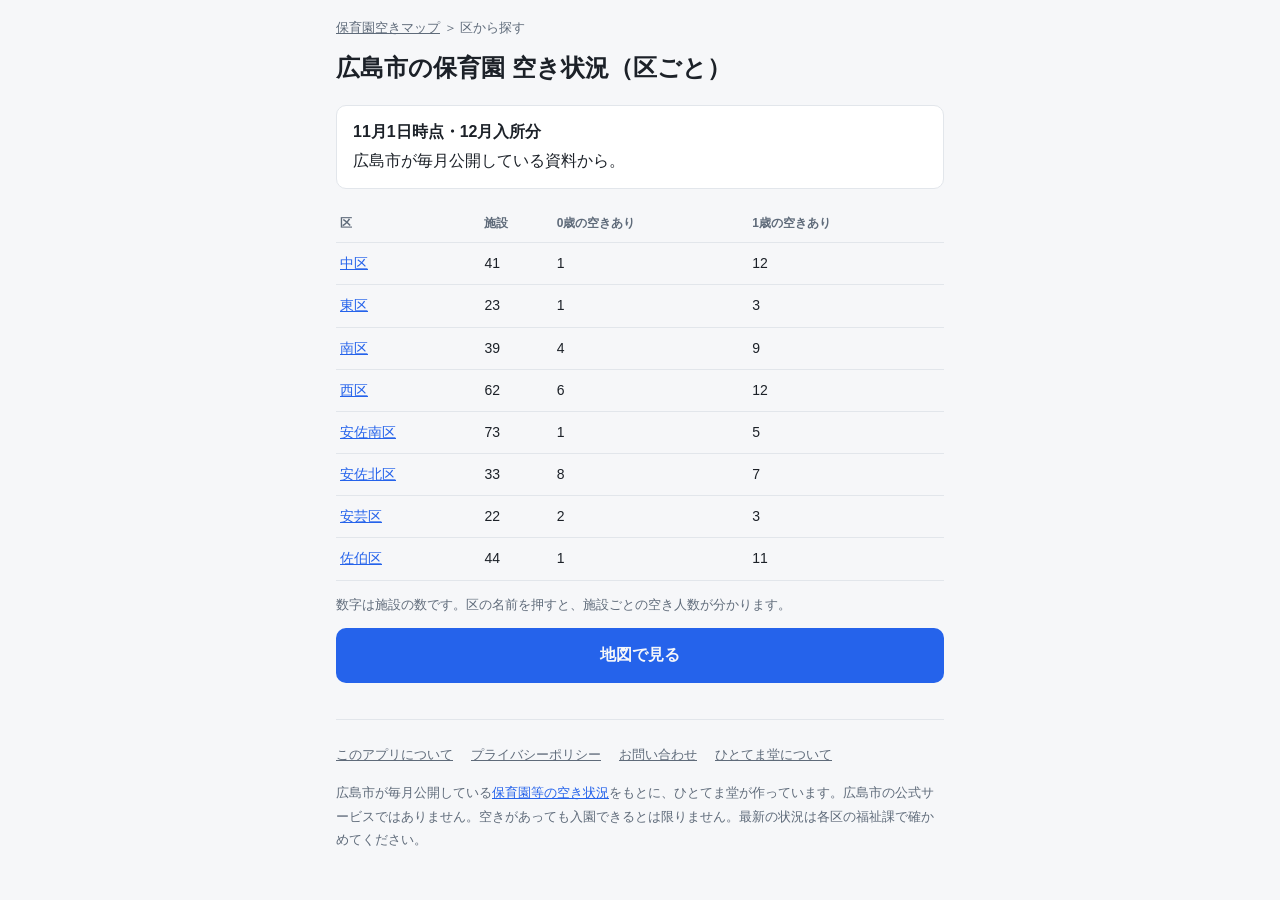
<file: web/ku/index.html>
<!doctype html>
<html lang="ja">
<head>
<meta charset="utf-8">
<meta name="viewport" content="width=device-width, initial-scale=1, viewport-fit=cover">
<title>広島市の保育園 空き状況（区ごと・12月入所分）｜広島市 保育園空きマップ</title>
<meta name="description" content="広島市の全8区の保育園・認定こども園などの空き状況（11月1日時点・12月入所分）を、区ごとにまとめました。年齢ごとの空き人数が分かります（非公式・毎月更新）。">
<link rel="canonical" href="https://hitotema-do.github.io/hoikuen-map/ku/">
<meta property="og:type" content="article">
<meta property="og:locale" content="ja_JP">
<meta property="og:site_name" content="広島市 保育園空きマップ">
<meta property="og:title" content="広島市の保育園 空き状況（区ごと・12月入所分）｜広島市 保育園空きマップ">
<meta property="og:description" content="広島市の全8区の保育園・認定こども園などの空き状況（11月1日時点・12月入所分）を、区ごとにまとめました。年齢ごとの空き人数が分かります（非公式・毎月更新）。">
<meta property="og:url" content="https://hitotema-do.github.io/hoikuen-map/ku/">
<meta property="og:image" content="https://hitotema-do.github.io/hoikuen-map/og.png">
<meta name="twitter:card" content="summary_large_image">
<link rel="icon" href="../icon.svg" type="image/svg+xml">
<link rel="stylesheet" href="../pages.css">
<style>
.crumb { font-size: 13px; color: var(--sub); }
.crumb a { color: var(--sub); }
.asof { background: var(--card); border: 1px solid var(--line); border-radius: 10px; padding: 12px 16px; margin: 0 0 16px; }
.sum { display: grid; grid-template-columns: repeat(3, 1fr); gap: 8px; margin: 0 0 16px; }
.sum div { background: var(--card); border: 1px solid var(--line); border-radius: 10px; padding: 8px; text-align: center; font-size: 13px; color: var(--sub); }
.sum b { display: block; font-size: 22px; color: var(--ink); }
.small { font-size: 13px; color: var(--sub); }
.tbl { overflow-x: auto; }
.tbl table { font-size: 14px; min-width: 520px; }
.tbl th, .tbl td { padding: 8px 4px; }
.tbl th { width: auto; font-size: 12px; color: var(--sub); }
.tbl td.ok, .tbl td.zero, .tbl td.na { text-align: center; width: 2.6em; }
.tbl td.ok { font-weight: 700; color: var(--accent); }
.tbl td.zero, .tbl td.na { color: var(--sub); }
.tbl .t { display: block; font-size: 12px; color: var(--sub); }
.links { display: flex; flex-wrap: wrap; gap: 6px 14px; list-style: none; padding: 0; }
</style>
<script>
(function () {
  try {
    if (localStorage.getItem("hitotema.count.off")) return;
    var APP = "hoikuen", KEY = "hitotema.page." + APP;
    var page = decodeURIComponent(location.pathname.split("/").pop().replace(/\.html$/, "")) || "index";
    var day = new Date(Date.now() + 9 * 3600e3).toISOString().slice(0, 10);
    var s = JSON.parse(localStorage.getItem(KEY) || "null");
    if (!s || s.d !== day) s = { d: day, p: [] };
    if (s.p.indexOf(page) >= 0) return;
    s.p.push(page);
    localStorage.setItem(KEY, JSON.stringify(s));
    var ref = ""; try { ref = new URL(document.referrer).hostname; if (ref === location.hostname) ref = "self"; } catch (e) {}
    navigator.sendBeacon("https://hitotema-count.hitotema-do.workers.dev/page",
      new Blob([JSON.stringify({ a: APP, p: page, r: ref })], { type: "text/plain" }));
  } catch (e) {}
})();
</script>
</head>
<body>
<div class="wrap">
  <p class="crumb"><a href="../">保育園空きマップ</a> ＞ 区から探す</p>
  <h1>広島市の保育園 空き状況（区ごと）</h1>
  <p class="asof"><strong>11月1日時点・12月入所分</strong><br>広島市が毎月公開している資料から。</p>
  <div class="tbl"><table style="min-width:0">
    <thead><tr><th>区</th><th>施設</th><th>0歳の空きあり</th><th>1歳の空きあり</th></tr></thead>
    <tbody><tr><td><a href="naka.html">中区</a></td><td>41</td><td>1</td><td>12</td></tr><tr><td><a href="higashi.html">東区</a></td><td>23</td><td>1</td><td>3</td></tr><tr><td><a href="minami.html">南区</a></td><td>39</td><td>4</td><td>9</td></tr><tr><td><a href="nishi.html">西区</a></td><td>62</td><td>6</td><td>12</td></tr><tr><td><a href="asaminami.html">安佐南区</a></td><td>73</td><td>1</td><td>5</td></tr><tr><td><a href="asakita.html">安佐北区</a></td><td>33</td><td>8</td><td>7</td></tr><tr><td><a href="aki.html">安芸区</a></td><td>22</td><td>2</td><td>3</td></tr><tr><td><a href="saeki.html">佐伯区</a></td><td>44</td><td>1</td><td>11</td></tr></tbody>
  </table></div>
  <p class="small">数字は施設の数です。区の名前を押すと、施設ごとの空き人数が分かります。</p>
  <p><a class="btn" href="../?from=kulist">地図で見る</a></p>
  <div class="foot">
    <nav aria-label="運営情報">
      <a href="../about.html">このアプリについて</a>
      <a href="../privacy.html">プライバシーポリシー</a>
      <a href="../contact.html">お問い合わせ</a>
      <a href="../hitotema.html">ひとてま堂について</a>
    </nav>
    <p>広島市が毎月公開している<a href="https://www.city.hiroshima.lg.jp/living/kosodate/1021251/1025847/1023646.html" rel="noopener">保育園等の空き状況</a>をもとに、ひとてま堂が作っています。広島市の公式サービスではありません。空きがあっても入園できるとは限りません。最新の状況は各区の福祉課で確かめてください。</p>
  </div>
</div>
</body>
</html>
</file>
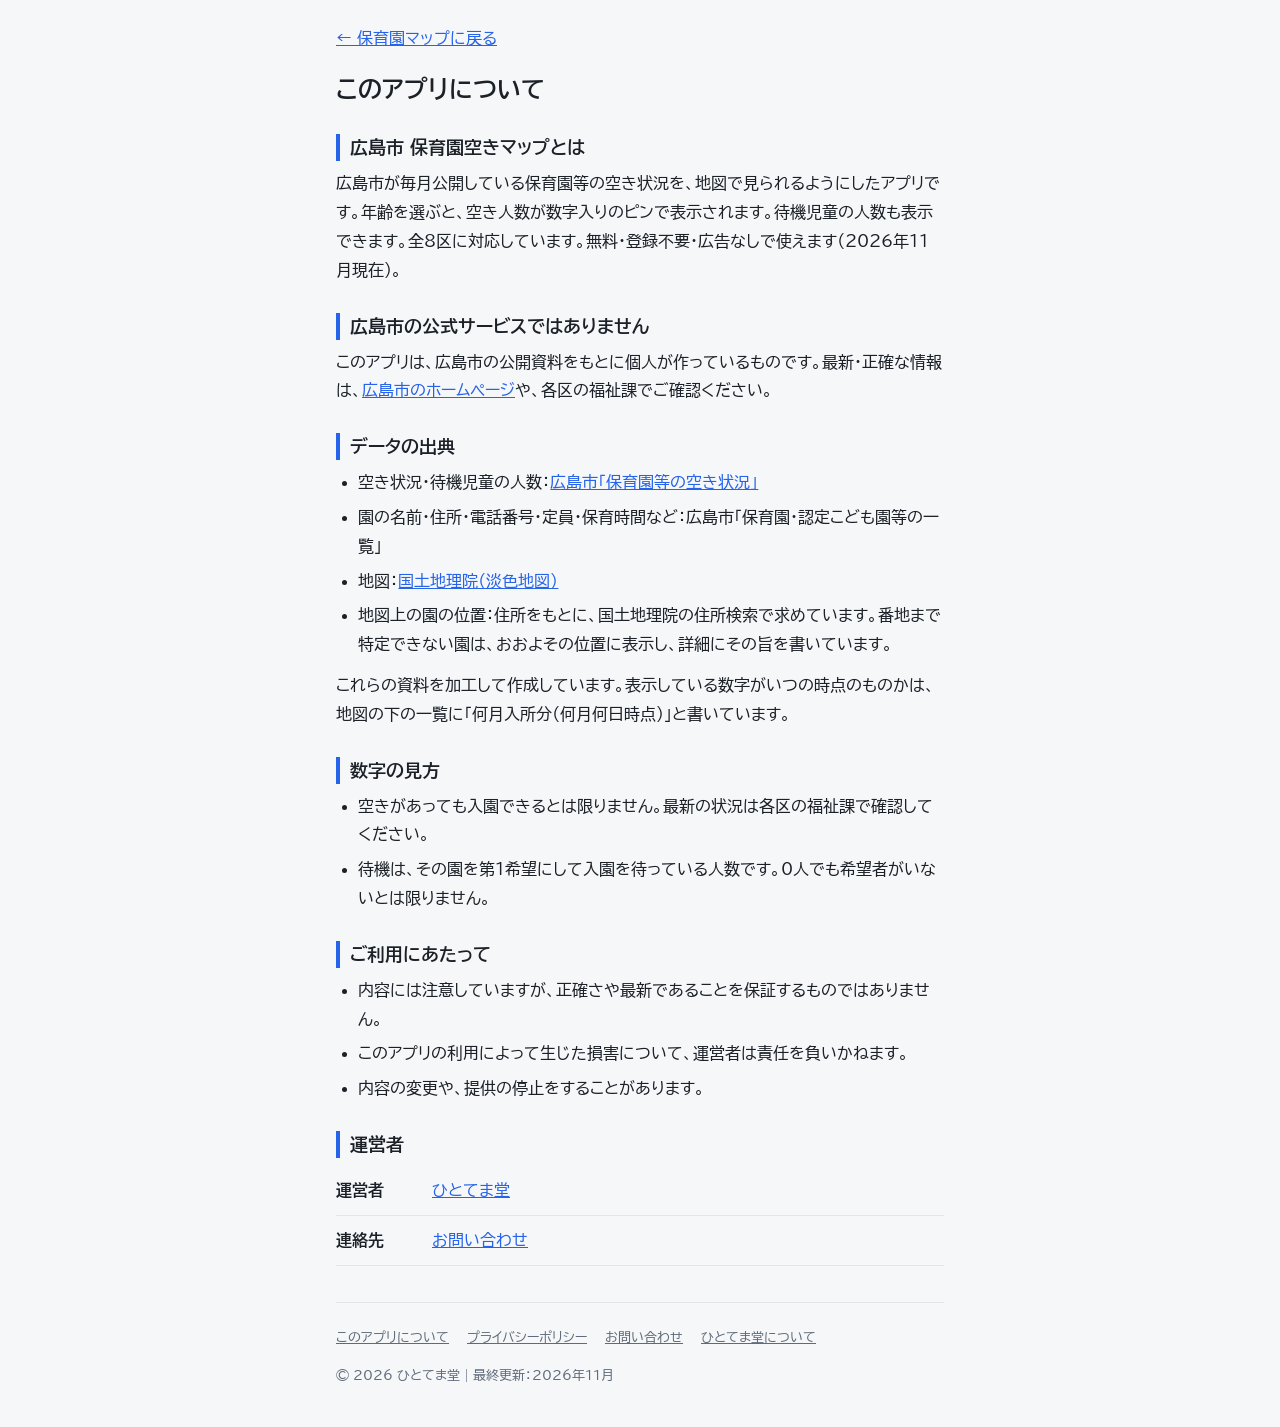
<file: web/about.html>
<!doctype html>
<html lang="ja">
<head>
<meta charset="utf-8">
<meta name="viewport" content="width=device-width, initial-scale=1, viewport-fit=cover">
<title>このアプリについて｜広島市 保育園空きマップ</title>
<meta name="description" content="広島市 保育園空きマップの運営者、データの出典、ご利用にあたっての注意をまとめています。広島市の公式サービスではありません。">
<link rel="canonical" href="https://hitotema-do.github.io/hoikuen-map/about.html">
<meta property="og:type" content="website">
<meta property="og:locale" content="ja_JP">
<meta property="og:site_name" content="広島市 保育園空きマップ">
<meta property="og:title" content="このアプリについて｜広島市 保育園空きマップ">
<meta property="og:description" content="広島市 保育園空きマップの運営者、データの出典、ご利用にあたっての注意をまとめています。広島市の公式サービスではありません。">
<meta property="og:url" content="https://hitotema-do.github.io/hoikuen-map/about.html">
<meta property="og:image" content="https://hitotema-do.github.io/hoikuen-map/og.png">
<meta name="twitter:card" content="summary_large_image">
<link rel="icon" href="icon.svg" type="image/svg+xml">
<link href="https://fonts.googleapis.com/css2?family=BIZ+UDPGothic:wght@400;700&display=swap" rel="stylesheet">
<link rel="stylesheet" href="pages.css">
</head>
<body>
<div class="wrap">
  <a class="back" href="./">← 保育園マップに戻る</a>
  <h1>このアプリについて</h1>

  <h2>広島市 保育園空きマップとは</h2>
  <p>広島市が毎月公開している保育園等の空き状況を、地図で見られるようにしたアプリです。年齢を選ぶと、空き人数が数字入りのピンで表示されます。待機児童の人数も表示できます。全8区に対応しています。無料・登録不要・広告なしで使えます（2026年11月現在）。</p>

  <h2>広島市の公式サービスではありません</h2>
  <p>このアプリは、広島市の公開資料をもとに個人が作っているものです。最新・正確な情報は、<a href="https://www.city.hiroshima.lg.jp/living/kosodate/1021251/1025847/1023646.html" target="_blank" rel="noopener">広島市のホームページ</a>や、各区の福祉課でご確認ください。</p>

  <h2>データの出典</h2>
  <ul>
    <li>空き状況・待機児童の人数：<a href="https://www.city.hiroshima.lg.jp/living/kosodate/1021251/1025847/1023646.html" target="_blank" rel="noopener">広島市「保育園等の空き状況」</a></li>
    <li>園の名前・住所・電話番号・定員・保育時間など：広島市「保育園・認定こども園等の一覧」</li>
    <li>地図：<a href="https://maps.gsi.go.jp/development/ichiran.html" target="_blank" rel="noopener">国土地理院（淡色地図）</a></li>
    <li>地図上の園の位置：住所をもとに、国土地理院の住所検索で求めています。番地まで特定できない園は、おおよその位置に表示し、詳細にその旨を書いています。</li>
  </ul>
  <p>これらの資料を加工して作成しています。表示している数字がいつの時点のものかは、地図の下の一覧に「何月入所分（何月何日時点）」と書いています。</p>

  <h2>数字の見方</h2>
  <ul>
    <li>空きがあっても入園できるとは限りません。最新の状況は各区の福祉課で確認してください。</li>
    <li>待機は、その園を第1希望にして入園を待っている人数です。0人でも希望者がいないとは限りません。</li>
  </ul>

  <h2>ご利用にあたって</h2>
  <ul>
    <li>内容には注意していますが、正確さや最新であることを保証するものではありません。</li>
    <li>このアプリの利用によって生じた損害について、運営者は責任を負いかねます。</li>
    <li>内容の変更や、提供の停止をすることがあります。</li>
  </ul>

  <h2>運営者</h2>
  <table>
    <tr><th>運営者</th><td><a href="hitotema.html">ひとてま堂</a></td></tr>
    <tr><th>連絡先</th><td><a href="contact.html">お問い合わせ</a></td></tr>
  </table>

  <div class="foot">
    <nav aria-label="運営情報">
      <a href="about.html">このアプリについて</a>
      <a href="privacy.html">プライバシーポリシー</a>
      <a href="contact.html">お問い合わせ</a>
      <a href="hitotema.html">ひとてま堂について</a>
    </nav>
    <p>© 2026 ひとてま堂｜最終更新：2026年11月</p>
  </div>
</div>
</body>
</html>
</file>
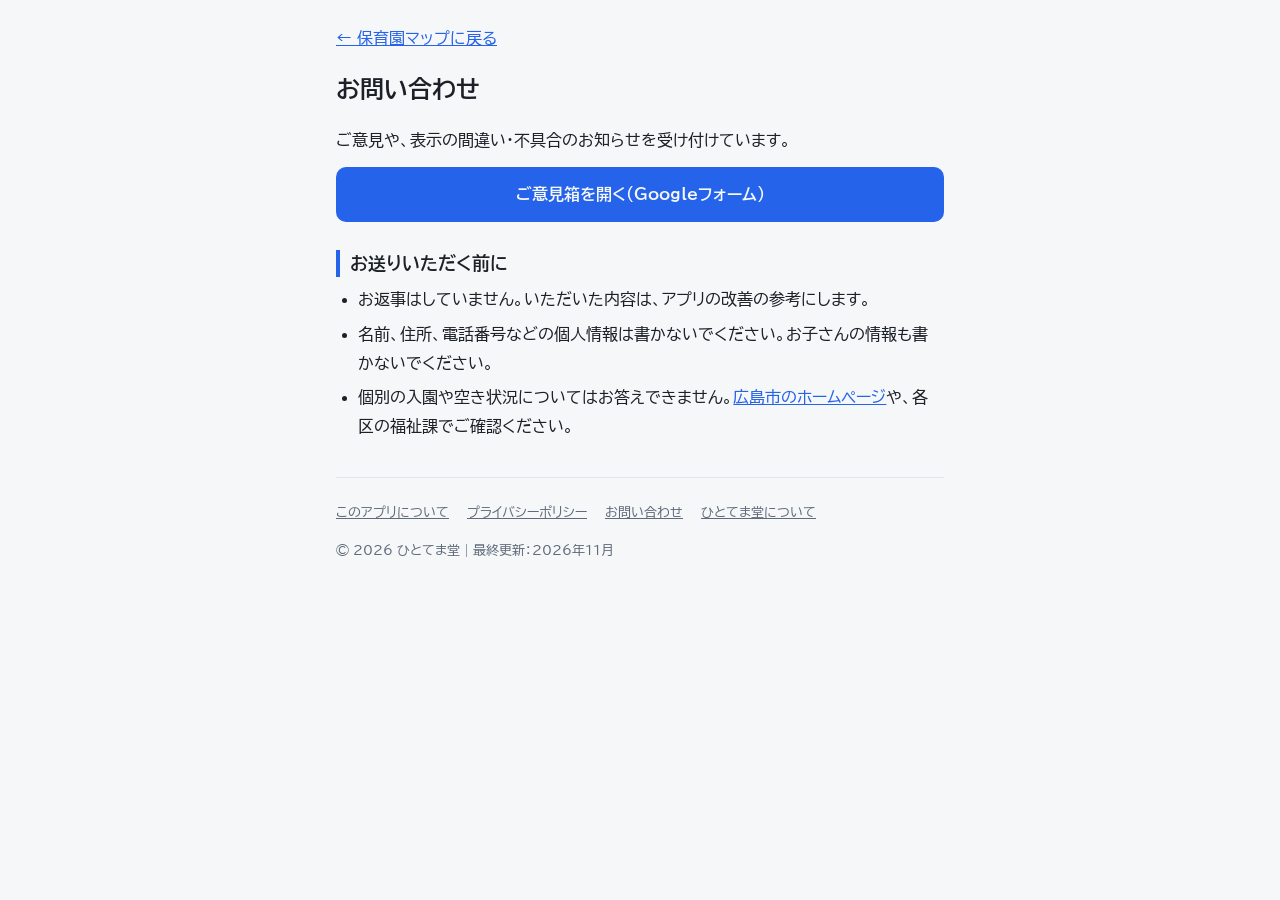
<file: web/contact.html>
<!doctype html>
<html lang="ja">
<head>
<meta charset="utf-8">
<meta name="viewport" content="width=device-width, initial-scale=1, viewport-fit=cover">
<title>お問い合わせ｜広島市 保育園空きマップ</title>
<meta name="description" content="広島市 保育園空きマップへのご意見や不具合のお知らせの窓口です。">
<link rel="canonical" href="https://hitotema-do.github.io/hoikuen-map/contact.html">
<meta property="og:type" content="website">
<meta property="og:locale" content="ja_JP">
<meta property="og:site_name" content="広島市 保育園空きマップ">
<meta property="og:title" content="お問い合わせ｜広島市 保育園空きマップ">
<meta property="og:description" content="広島市 保育園空きマップへのご意見や不具合のお知らせの窓口です。">
<meta property="og:url" content="https://hitotema-do.github.io/hoikuen-map/contact.html">
<meta property="og:image" content="https://hitotema-do.github.io/hoikuen-map/og.png">
<meta name="twitter:card" content="summary_large_image">
<link rel="icon" href="icon.svg" type="image/svg+xml">
<link href="https://fonts.googleapis.com/css2?family=BIZ+UDPGothic:wght@400;700&display=swap" rel="stylesheet">
<link rel="stylesheet" href="pages.css">
</head>
<body>
<div class="wrap">
  <a class="back" href="./">← 保育園マップに戻る</a>
  <h1>お問い合わせ</h1>

  <p>ご意見や、表示の間違い・不具合のお知らせを受け付けています。</p>
  <p><a class="btn" href="https://docs.google.com/forms/d/e/1FAIpQLSdXvFL6BgYmJzxG2RkEDQ_QLFBuPAW7cMey4n5TQJusi4FuSA/viewform" target="_blank" rel="noopener">ご意見箱を開く（Googleフォーム）</a></p>

  <h2>お送りいただく前に</h2>
  <ul>
    <li>お返事はしていません。いただいた内容は、アプリの改善の参考にします。</li>
    <li>名前、住所、電話番号などの個人情報は書かないでください。お子さんの情報も書かないでください。</li>
    <li>個別の入園や空き状況についてはお答えできません。<a href="https://www.city.hiroshima.lg.jp/living/kosodate/1021251/1025847/1023646.html" target="_blank" rel="noopener">広島市のホームページ</a>や、各区の福祉課でご確認ください。</li>
  </ul>

  <div class="foot">
    <nav aria-label="運営情報">
      <a href="about.html">このアプリについて</a>
      <a href="privacy.html">プライバシーポリシー</a>
      <a href="contact.html">お問い合わせ</a>
      <a href="hitotema.html">ひとてま堂について</a>
    </nav>
    <p>© 2026 ひとてま堂｜最終更新：2026年11月</p>
  </div>
</div>
</body>
</html>
</file>
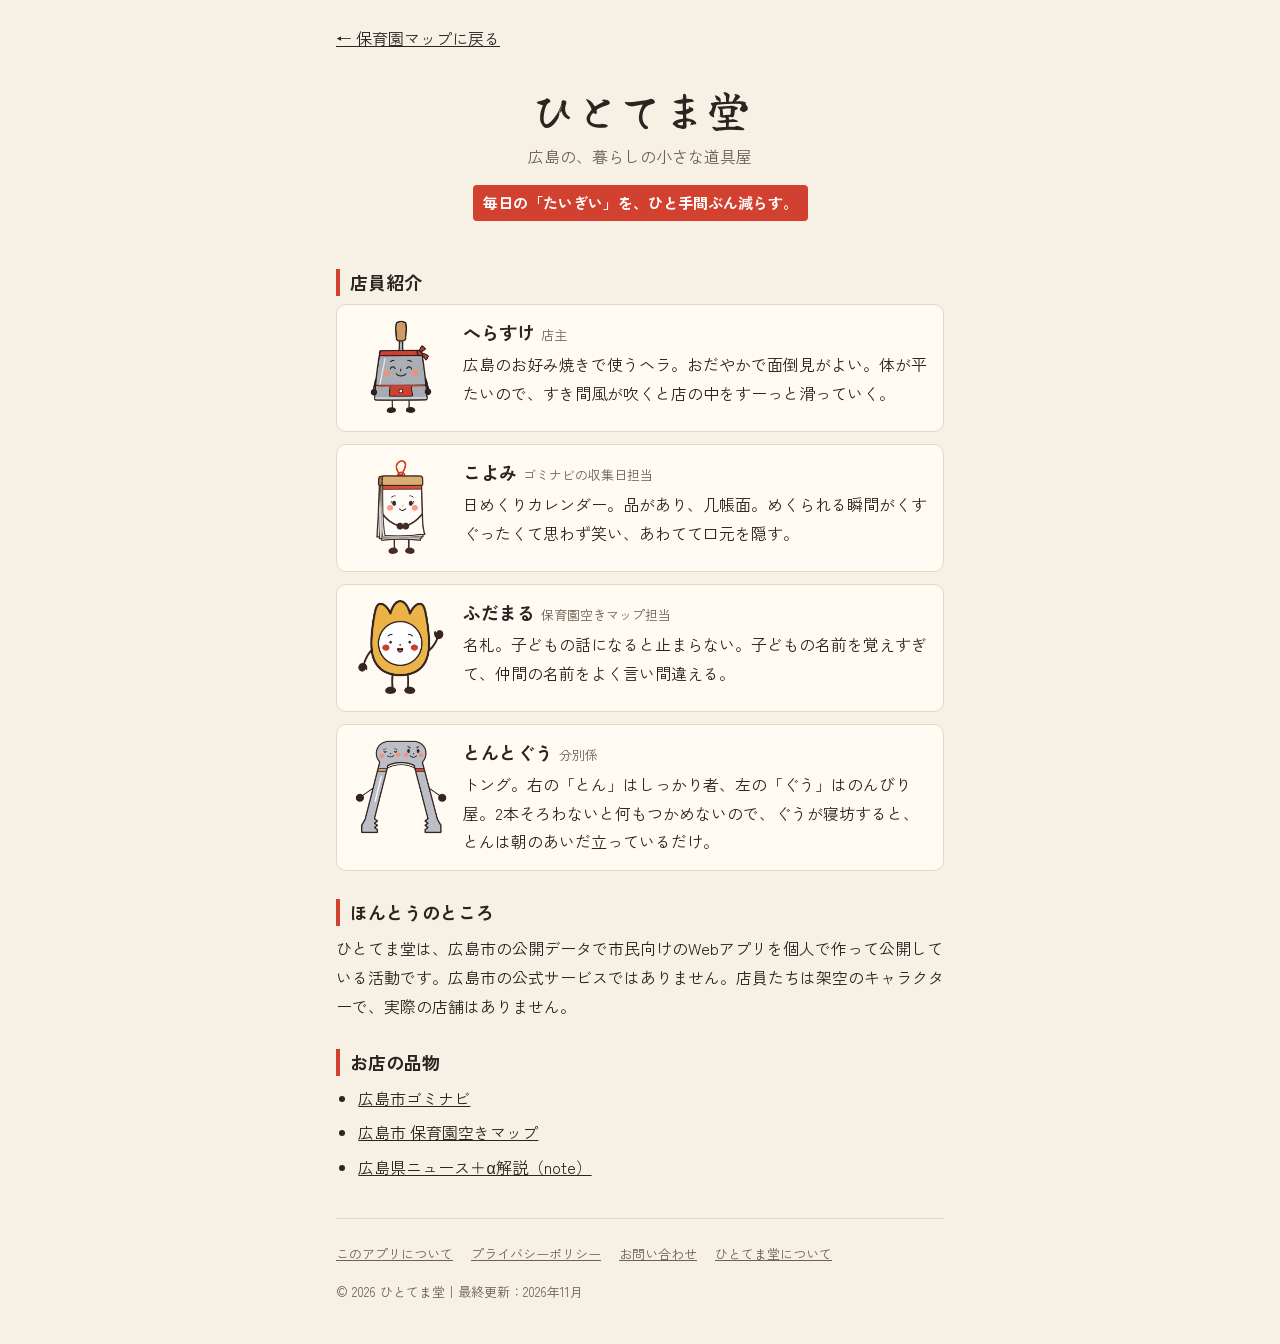
<file: web/hitotema.html>
<!doctype html>
<html lang="ja">
<head>
<meta charset="utf-8">
<meta name="viewport" content="width=device-width, initial-scale=1, viewport-fit=cover">
<title>ひとてま堂について</title>
<meta name="description" content="ひとてま堂は、広島の、暮らしの小さな道具屋。広島市の公開データで市民向けのWebアプリを個人で作って公開しています。広島市の公式サービスではありません。">
<link rel="canonical" href="https://hitotema-do.github.io/hoikuen-map/hitotema.html">
<meta property="og:type" content="website">
<meta property="og:locale" content="ja_JP">
<meta property="og:site_name" content="広島市 保育園空きマップ">
<meta property="og:title" content="ひとてま堂について">
<meta property="og:description" content="ひとてま堂は、広島の、暮らしの小さな道具屋。広島市の公開データで市民向けのWebアプリを個人で作って公開しています。広島市の公式サービスではありません。">
<meta property="og:url" content="https://hitotema-do.github.io/hoikuen-map/hitotema.html">
<meta property="og:image" content="https://hitotema-do.github.io/hoikuen-map/og.png">
<meta name="twitter:card" content="summary_large_image">
<link rel="icon" href="icon.svg" type="image/svg+xml">
<link rel="preconnect" href="https://fonts.googleapis.com">
<link rel="preconnect" href="https://fonts.gstatic.com" crossorigin>
<link href="https://fonts.googleapis.com/css2?family=Yuji+Syuku&family=Zen+Kaku+Gothic+New:wght@400;700&display=swap" rel="stylesheet">
<link rel="stylesheet" href="pages.css">
</head>
<body class="shop">
<div class="wrap">
  <a class="back" href="./">← 保育園マップに戻る</a>

  <div class="hero">
    <h1 class="name">ひとてま堂</h1>
    <p class="title">広島の、暮らしの小さな道具屋</p>
    <p class="copy">毎日の「たいぎい」を、ひと手間ぶん減らす。</p>
  </div>

  <h2>店員紹介</h2>
  <section class="staff has-img">
    <img src="helasuke-smile.png" width="96" height="96" alt="店主のへらすけ。朱色の鉢巻きと前掛けをつけた金属のヘラが笑っている絵">
    <div>
      <h3>へらすけ<small>店主</small></h3>
      <p>広島のお好み焼きで使うヘラ。おだやかで面倒見がよい。体が平たいので、すき間風が吹くと店の中をすーっと滑っていく。</p>
    </div>
  </section>
  <section class="staff has-img">
    <img src="koyomi.png" width="96" height="96" alt="こよみ。朱色のひもで掛ける日めくりカレンダーで、白い紙に顔があり、両手を体の前で重ねてほほえんでいる絵">
    <div>
      <h3>こよみ<small>ゴミナビの収集日担当</small></h3>
      <p>日めくりカレンダー。品があり、几帳面。めくられる瞬間がくすぐったくて思わず笑い、あわてて口元を隠す。</p>
    </div>
  </section>
  <section class="staff has-img">
    <img src="fudamaru.png" width="96" height="96" alt="ふだまる。黄色いチューリップの形の名札で、まん中の白い丸に顔があり、片手を上げて話しかけている絵">
    <div>
      <h3>ふだまる<small>保育園空きマップ担当</small></h3>
      <p>名札。子どもの話になると止まらない。子どもの名前を覚えすぎて、仲間の名前をよく言い間違える。</p>
    </div>
  </section>
  <section class="staff has-img">
    <img src="tongtogu.png" width="96" height="96" alt="とんとぐう。顔が2つある灰色のトングで、右の「とん」はきりっとした目、左の「ぐう」は眠そうな目をしている絵">
    <div>
      <h3>とんとぐう<small>分別係</small></h3>
      <p>トング。右の「とん」はしっかり者、左の「ぐう」はのんびり屋。2本そろわないと何もつかめないので、ぐうが寝坊すると、とんは朝のあいだ立っているだけ。</p>
    </div>
  </section>

  <h2>ほんとうのところ</h2>
  <p>ひとてま堂は、広島市の公開データで市民向けのWebアプリを個人で作って公開している活動です。広島市の公式サービスではありません。店員たちは架空のキャラクターで、実際の店舗はありません。</p>

  <h2>お店の品物</h2>
  <ul>
    <li><a href="https://hitotema-do.github.io/gominavi/">広島市ゴミナビ</a></li>
    <li><a href="https://hitotema-do.github.io/hoikuen-map/">広島市 保育園空きマップ</a></li>
    <li><a href="https://note.com/hitotemado">広島県ニュース＋α解説（note）</a></li>
  </ul>

  <div class="foot">
    <nav aria-label="運営情報">
      <a href="about.html">このアプリについて</a>
      <a href="privacy.html">プライバシーポリシー</a>
      <a href="contact.html">お問い合わせ</a>
      <a href="hitotema.html">ひとてま堂について</a>
    </nav>
    <p>© 2026 ひとてま堂｜最終更新：2026年11月</p>
  </div>
</div>
</body>
</html>
</file>
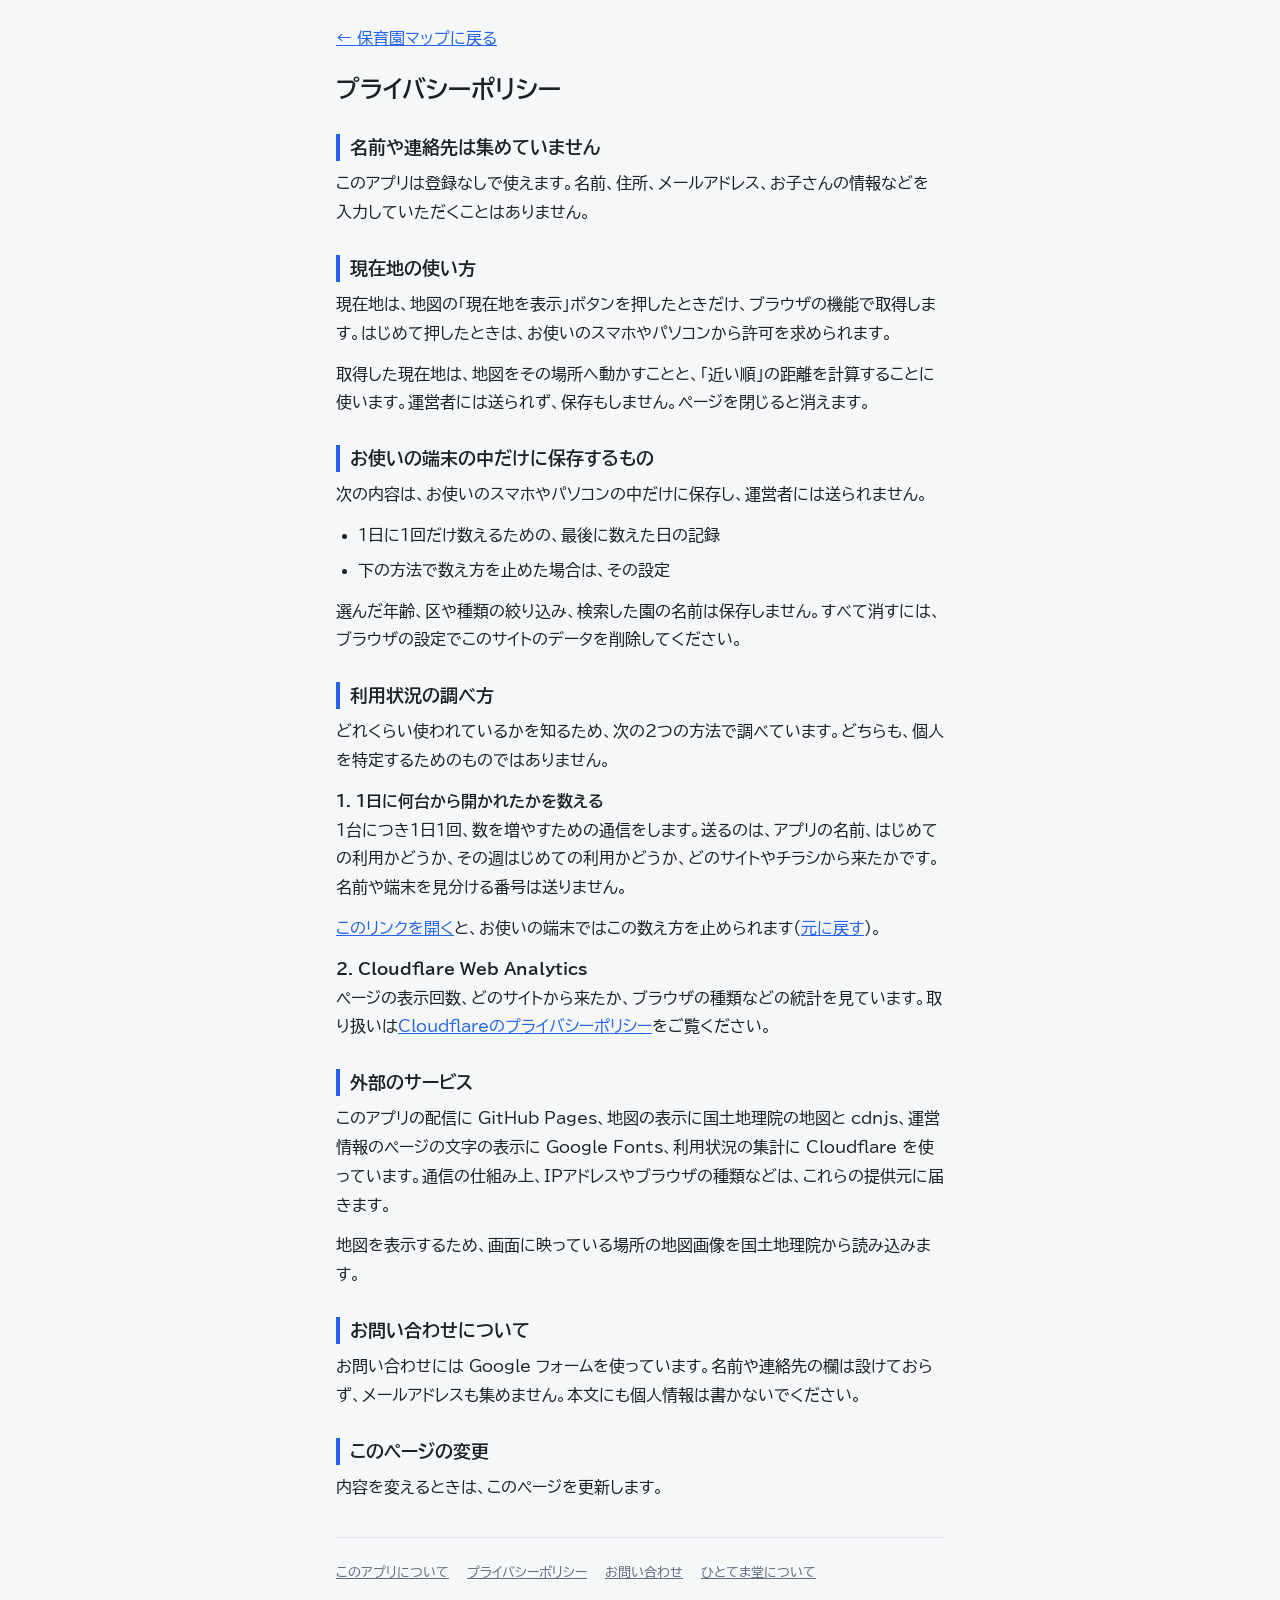
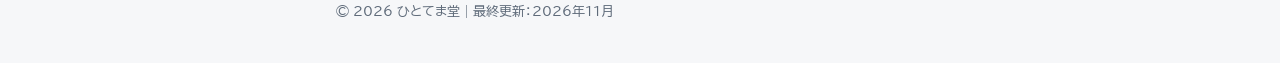
<file: web/privacy.html>
<!doctype html>
<html lang="ja">
<head>
<meta charset="utf-8">
<meta name="viewport" content="width=device-width, initial-scale=1, viewport-fit=cover">
<title>プライバシーポリシー｜広島市 保育園空きマップ</title>
<meta name="description" content="広島市 保育園空きマップでの情報の取り扱いについて説明しています。名前や連絡先の登録は必要ありません。">
<link rel="canonical" href="https://hitotema-do.github.io/hoikuen-map/privacy.html">
<meta property="og:type" content="website">
<meta property="og:locale" content="ja_JP">
<meta property="og:site_name" content="広島市 保育園空きマップ">
<meta property="og:title" content="プライバシーポリシー｜広島市 保育園空きマップ">
<meta property="og:description" content="広島市 保育園空きマップでの情報の取り扱いについて説明しています。名前や連絡先の登録は必要ありません。">
<meta property="og:url" content="https://hitotema-do.github.io/hoikuen-map/privacy.html">
<meta property="og:image" content="https://hitotema-do.github.io/hoikuen-map/og.png">
<meta name="twitter:card" content="summary_large_image">
<link rel="icon" href="icon.svg" type="image/svg+xml">
<link href="https://fonts.googleapis.com/css2?family=BIZ+UDPGothic:wght@400;700&display=swap" rel="stylesheet">
<link rel="stylesheet" href="pages.css">
</head>
<body>
<div class="wrap">
  <a class="back" href="./">← 保育園マップに戻る</a>
  <h1>プライバシーポリシー</h1>

  <h2>名前や連絡先は集めていません</h2>
  <p>このアプリは登録なしで使えます。名前、住所、メールアドレス、お子さんの情報などを入力していただくことはありません。</p>

  <h2>現在地の使い方</h2>
  <p>現在地は、地図の「現在地を表示」ボタンを押したときだけ、ブラウザの機能で取得します。はじめて押したときは、お使いのスマホやパソコンから許可を求められます。</p>
  <p>取得した現在地は、地図をその場所へ動かすことと、「近い順」の距離を計算することに使います。運営者には送られず、保存もしません。ページを閉じると消えます。</p>

  <h2>お使いの端末の中だけに保存するもの</h2>
  <p>次の内容は、お使いのスマホやパソコンの中だけに保存し、運営者には送られません。</p>
  <ul>
    <li>1日に1回だけ数えるための、最後に数えた日の記録</li>
    <li>下の方法で数え方を止めた場合は、その設定</li>
  </ul>
  <p>選んだ年齢、区や種類の絞り込み、検索した園の名前は保存しません。すべて消すには、ブラウザの設定でこのサイトのデータを削除してください。</p>

  <h2>利用状況の調べ方</h2>
  <p>どれくらい使われているかを知るため、次の2つの方法で調べています。どちらも、個人を特定するためのものではありません。</p>
  <p><strong>1. 1日に何台から開かれたかを数える</strong><br>1台につき1日1回、数を増やすための通信をします。送るのは、アプリの名前、はじめての利用かどうか、その週はじめての利用かどうか、どのサイトやチラシから来たかです。名前や端末を見分ける番号は送りません。</p>
  <p><a href="./?count=off">このリンクを開く</a>と、お使いの端末ではこの数え方を止められます（<a href="./?count=on">元に戻す</a>）。</p>
  <p><strong>2. Cloudflare Web Analytics</strong><br>ページの表示回数、どのサイトから来たか、ブラウザの種類などの統計を見ています。取り扱いは<a href="https://www.cloudflare.com/privacypolicy/" target="_blank" rel="noopener">Cloudflareのプライバシーポリシー</a>をご覧ください。</p>

  <h2>外部のサービス</h2>
  <p>このアプリの配信に GitHub Pages、地図の表示に国土地理院の地図と cdnjs、運営情報のページの文字の表示に Google Fonts、利用状況の集計に Cloudflare を使っています。通信の仕組み上、IPアドレスやブラウザの種類などは、これらの提供元に届きます。</p>
  <p>地図を表示するため、画面に映っている場所の地図画像を国土地理院から読み込みます。</p>

  <h2>お問い合わせについて</h2>
  <p>お問い合わせには Google フォームを使っています。名前や連絡先の欄は設けておらず、メールアドレスも集めません。本文にも個人情報は書かないでください。</p>

  <h2>このページの変更</h2>
  <p>内容を変えるときは、このページを更新します。</p>

  <div class="foot">
    <nav aria-label="運営情報">
      <a href="about.html">このアプリについて</a>
      <a href="privacy.html">プライバシーポリシー</a>
      <a href="contact.html">お問い合わせ</a>
      <a href="hitotema.html">ひとてま堂について</a>
    </nav>
    <p>© 2026 ひとてま堂｜最終更新：2026年11月</p>
  </div>
</div>
</body>
</html>
</file>
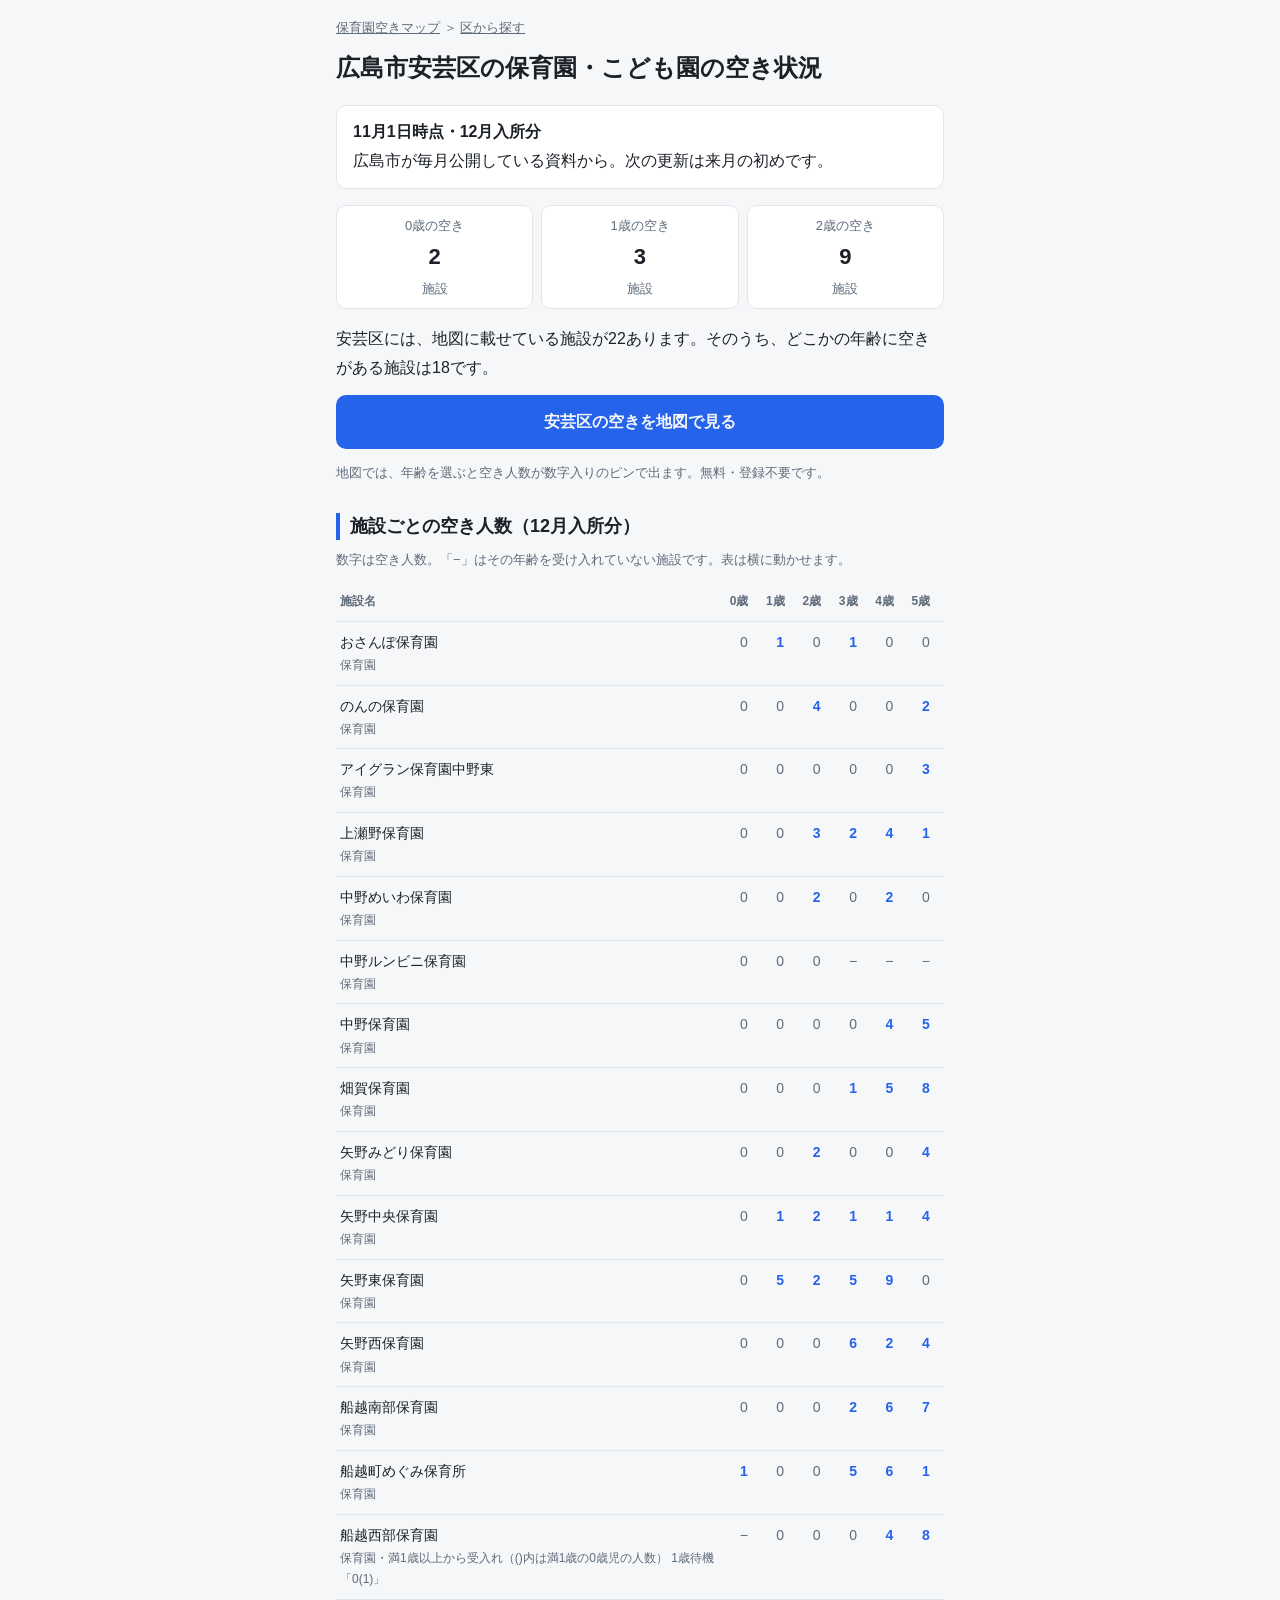
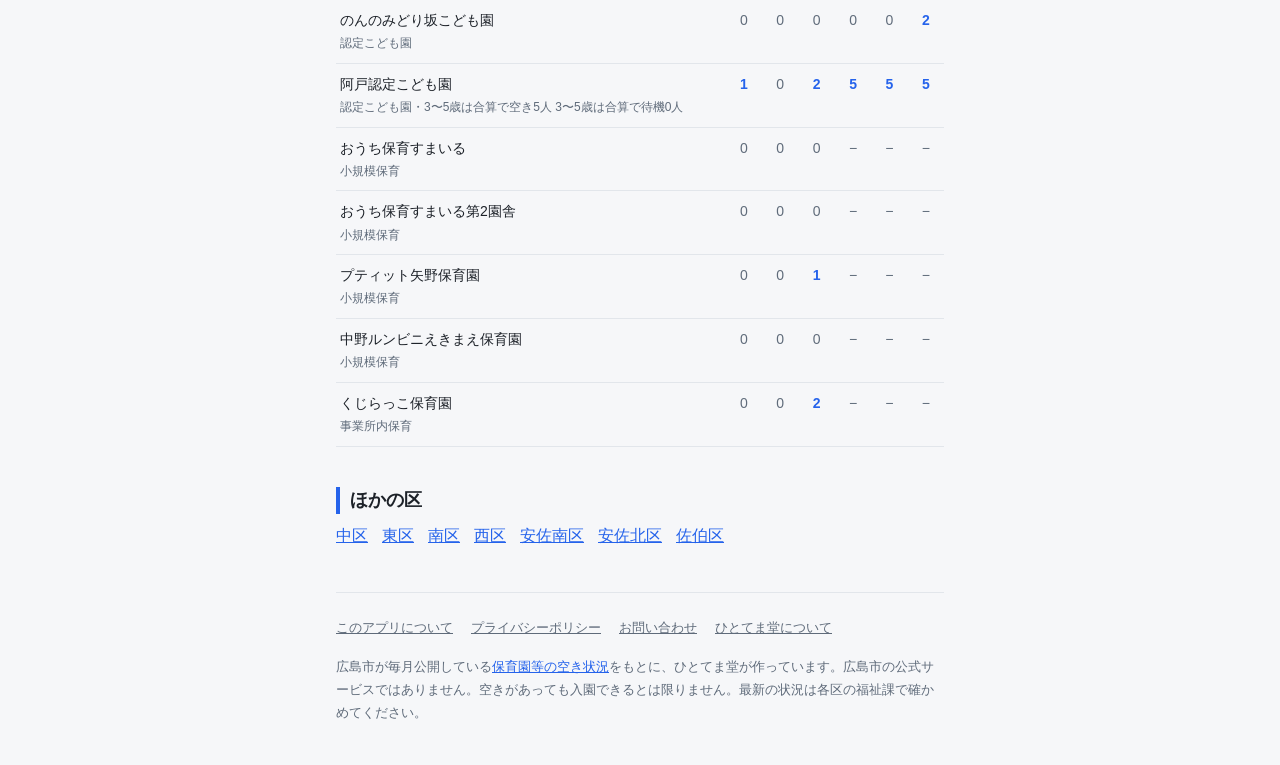
<file: web/ku/aki.html>
<!doctype html>
<html lang="ja">
<head>
<meta charset="utf-8">
<meta name="viewport" content="width=device-width, initial-scale=1, viewport-fit=cover">
<title>安芸区の保育園 空き状況（12月入所分）｜広島市 保育園空きマップ</title>
<meta name="description" content="広島市安芸区の保育園・認定こども園など22施設の空き状況（11月1日時点・12月入所分）。0歳の空きがある施設は2、1歳は3、2歳は9。年齢ごとの空き人数を一覧と地図で見られます（非公式・毎月更新）。">
<link rel="canonical" href="https://hitotema-do.github.io/hoikuen-map/ku/aki.html">
<meta property="og:type" content="article">
<meta property="og:locale" content="ja_JP">
<meta property="og:site_name" content="広島市 保育園空きマップ">
<meta property="og:title" content="安芸区の保育園 空き状況（12月入所分）｜広島市 保育園空きマップ">
<meta property="og:description" content="広島市安芸区の保育園・認定こども園など22施設の空き状況（11月1日時点・12月入所分）。0歳の空きがある施設は2、1歳は3、2歳は9。年齢ごとの空き人数を一覧と地図で見られます（非公式・毎月更新）。">
<meta property="og:url" content="https://hitotema-do.github.io/hoikuen-map/ku/aki.html">
<meta property="og:image" content="https://hitotema-do.github.io/hoikuen-map/og.png">
<meta name="twitter:card" content="summary_large_image">
<link rel="icon" href="../icon.svg" type="image/svg+xml">
<link rel="stylesheet" href="../pages.css">
<style>
.crumb { font-size: 13px; color: var(--sub); }
.crumb a { color: var(--sub); }
.asof { background: var(--card); border: 1px solid var(--line); border-radius: 10px; padding: 12px 16px; margin: 0 0 16px; }
.sum { display: grid; grid-template-columns: repeat(3, 1fr); gap: 8px; margin: 0 0 16px; }
.sum div { background: var(--card); border: 1px solid var(--line); border-radius: 10px; padding: 8px; text-align: center; font-size: 13px; color: var(--sub); }
.sum b { display: block; font-size: 22px; color: var(--ink); }
.small { font-size: 13px; color: var(--sub); }
.tbl { overflow-x: auto; }
.tbl table { font-size: 14px; min-width: 520px; }
.tbl th, .tbl td { padding: 8px 4px; }
.tbl th { width: auto; font-size: 12px; color: var(--sub); }
.tbl td.ok, .tbl td.zero, .tbl td.na { text-align: center; width: 2.6em; }
.tbl td.ok { font-weight: 700; color: var(--accent); }
.tbl td.zero, .tbl td.na { color: var(--sub); }
.tbl .t { display: block; font-size: 12px; color: var(--sub); }
.links { display: flex; flex-wrap: wrap; gap: 6px 14px; list-style: none; padding: 0; }
</style>
<script>
(function () {
  try {
    if (localStorage.getItem("hitotema.count.off")) return;
    var APP = "hoikuen", KEY = "hitotema.page." + APP;
    var page = decodeURIComponent(location.pathname.split("/").pop().replace(/\.html$/, "")) || "index";
    var day = new Date(Date.now() + 9 * 3600e3).toISOString().slice(0, 10);
    var s = JSON.parse(localStorage.getItem(KEY) || "null");
    if (!s || s.d !== day) s = { d: day, p: [] };
    if (s.p.indexOf(page) >= 0) return;
    s.p.push(page);
    localStorage.setItem(KEY, JSON.stringify(s));
    var ref = ""; try { ref = new URL(document.referrer).hostname; if (ref === location.hostname) ref = "self"; } catch (e) {}
    navigator.sendBeacon("https://hitotema-count.hitotema-do.workers.dev/page",
      new Blob([JSON.stringify({ a: APP, p: page, r: ref })], { type: "text/plain" }));
  } catch (e) {}
})();
</script>
</head>
<body>
<div class="wrap">
  <p class="crumb"><a href="../">保育園空きマップ</a> ＞ <a href="./">区から探す</a></p>
  <h1>広島市安芸区の保育園・こども園の空き状況</h1>
  <p class="asof"><strong>11月1日時点・12月入所分</strong><br>広島市が毎月公開している資料から。次の更新は来月の初めです。</p>
  <div class="sum">
    <div>0歳の空き<b>2</b>施設</div>
    <div>1歳の空き<b>3</b>施設</div>
    <div>2歳の空き<b>9</b>施設</div>
  </div>
  <p>安芸区には、地図に載せている施設が22あります。そのうち、どこかの年齢に空きがある施設は18です。</p>
  <p><a class="btn" href="../?from=ku&amp;ward=%E5%AE%89%E8%8A%B8%E5%8C%BA">安芸区の空きを地図で見る</a></p>
  <p class="small">地図では、年齢を選ぶと空き人数が数字入りのピンで出ます。無料・登録不要です。</p>
  <h2>施設ごとの空き人数（12月入所分）</h2>
  <p class="small">数字は空き人数。「−」はその年齢を受け入れていない施設です。表は横に動かせます。</p>
  <div class="tbl"><table>
    <thead><tr><th>施設名</th><th>0歳</th><th>1歳</th><th>2歳</th><th>3歳</th><th>4歳</th><th>5歳</th></tr></thead>
    <tbody><tr><td>おさんぽ保育園<span class="t">保育園</span></td><td class="zero">0</td><td class="ok">1</td><td class="zero">0</td><td class="ok">1</td><td class="zero">0</td><td class="zero">0</td></tr><tr><td>のんの保育園<span class="t">保育園</span></td><td class="zero">0</td><td class="zero">0</td><td class="ok">4</td><td class="zero">0</td><td class="zero">0</td><td class="ok">2</td></tr><tr><td>アイグラン保育園中野東<span class="t">保育園</span></td><td class="zero">0</td><td class="zero">0</td><td class="zero">0</td><td class="zero">0</td><td class="zero">0</td><td class="ok">3</td></tr><tr><td>上瀬野保育園<span class="t">保育園</span></td><td class="zero">0</td><td class="zero">0</td><td class="ok">3</td><td class="ok">2</td><td class="ok">4</td><td class="ok">1</td></tr><tr><td>中野めいわ保育園<span class="t">保育園</span></td><td class="zero">0</td><td class="zero">0</td><td class="ok">2</td><td class="zero">0</td><td class="ok">2</td><td class="zero">0</td></tr><tr><td>中野ルンビニ保育園<span class="t">保育園</span></td><td class="zero">0</td><td class="zero">0</td><td class="zero">0</td><td class="na">−</td><td class="na">−</td><td class="na">−</td></tr><tr><td>中野保育園<span class="t">保育園</span></td><td class="zero">0</td><td class="zero">0</td><td class="zero">0</td><td class="zero">0</td><td class="ok">4</td><td class="ok">5</td></tr><tr><td>畑賀保育園<span class="t">保育園</span></td><td class="zero">0</td><td class="zero">0</td><td class="zero">0</td><td class="ok">1</td><td class="ok">5</td><td class="ok">8</td></tr><tr><td>矢野みどり保育園<span class="t">保育園</span></td><td class="zero">0</td><td class="zero">0</td><td class="ok">2</td><td class="zero">0</td><td class="zero">0</td><td class="ok">4</td></tr><tr><td>矢野中央保育園<span class="t">保育園</span></td><td class="zero">0</td><td class="ok">1</td><td class="ok">2</td><td class="ok">1</td><td class="ok">1</td><td class="ok">4</td></tr><tr><td>矢野東保育園<span class="t">保育園</span></td><td class="zero">0</td><td class="ok">5</td><td class="ok">2</td><td class="ok">5</td><td class="ok">9</td><td class="zero">0</td></tr><tr><td>矢野西保育園<span class="t">保育園</span></td><td class="zero">0</td><td class="zero">0</td><td class="zero">0</td><td class="ok">6</td><td class="ok">2</td><td class="ok">4</td></tr><tr><td>船越南部保育園<span class="t">保育園</span></td><td class="zero">0</td><td class="zero">0</td><td class="zero">0</td><td class="ok">2</td><td class="ok">6</td><td class="ok">7</td></tr><tr><td>船越町めぐみ保育所<span class="t">保育園</span></td><td class="ok">1</td><td class="zero">0</td><td class="zero">0</td><td class="ok">5</td><td class="ok">6</td><td class="ok">1</td></tr><tr><td>船越西部保育園<span class="t">保育園・満1歳以上から受入れ（()内は満1歳の0歳児の人数） 1歳待機「0(1)」</span></td><td class="na">−</td><td class="zero">0</td><td class="zero">0</td><td class="zero">0</td><td class="ok">4</td><td class="ok">8</td></tr><tr><td>のんのみどり坂こども園<span class="t">認定こども園</span></td><td class="zero">0</td><td class="zero">0</td><td class="zero">0</td><td class="zero">0</td><td class="zero">0</td><td class="ok">2</td></tr><tr><td>阿戸認定こども園<span class="t">認定こども園・3〜5歳は合算で空き5人 3〜5歳は合算で待機0人</span></td><td class="ok">1</td><td class="zero">0</td><td class="ok">2</td><td class="ok">5</td><td class="ok">5</td><td class="ok">5</td></tr><tr><td>おうち保育すまいる<span class="t">小規模保育</span></td><td class="zero">0</td><td class="zero">0</td><td class="zero">0</td><td class="na">−</td><td class="na">−</td><td class="na">−</td></tr><tr><td>おうち保育すまいる第2園舎<span class="t">小規模保育</span></td><td class="zero">0</td><td class="zero">0</td><td class="zero">0</td><td class="na">−</td><td class="na">−</td><td class="na">−</td></tr><tr><td>プティット矢野保育園<span class="t">小規模保育</span></td><td class="zero">0</td><td class="zero">0</td><td class="ok">1</td><td class="na">−</td><td class="na">−</td><td class="na">−</td></tr><tr><td>中野ルンビニえきまえ保育園<span class="t">小規模保育</span></td><td class="zero">0</td><td class="zero">0</td><td class="zero">0</td><td class="na">−</td><td class="na">−</td><td class="na">−</td></tr><tr><td>くじらっこ保育園<span class="t">事業所内保育</span></td><td class="zero">0</td><td class="zero">0</td><td class="ok">2</td><td class="na">−</td><td class="na">−</td><td class="na">−</td></tr></tbody>
  </table></div>
  <h2>ほかの区</h2>
  <ul class="links"><li><a href="naka.html">中区</a></li><li><a href="higashi.html">東区</a></li><li><a href="minami.html">南区</a></li><li><a href="nishi.html">西区</a></li><li><a href="asaminami.html">安佐南区</a></li><li><a href="asakita.html">安佐北区</a></li><li><a href="saeki.html">佐伯区</a></li></ul>
  <div class="foot">
    <nav aria-label="運営情報">
      <a href="../about.html">このアプリについて</a>
      <a href="../privacy.html">プライバシーポリシー</a>
      <a href="../contact.html">お問い合わせ</a>
      <a href="../hitotema.html">ひとてま堂について</a>
    </nav>
    <p>広島市が毎月公開している<a href="https://www.city.hiroshima.lg.jp/living/kosodate/1021251/1025847/1023646.html" rel="noopener">保育園等の空き状況</a>をもとに、ひとてま堂が作っています。広島市の公式サービスではありません。空きがあっても入園できるとは限りません。最新の状況は各区の福祉課で確かめてください。</p>
  </div>
</div>
</body>
</html>
</file>
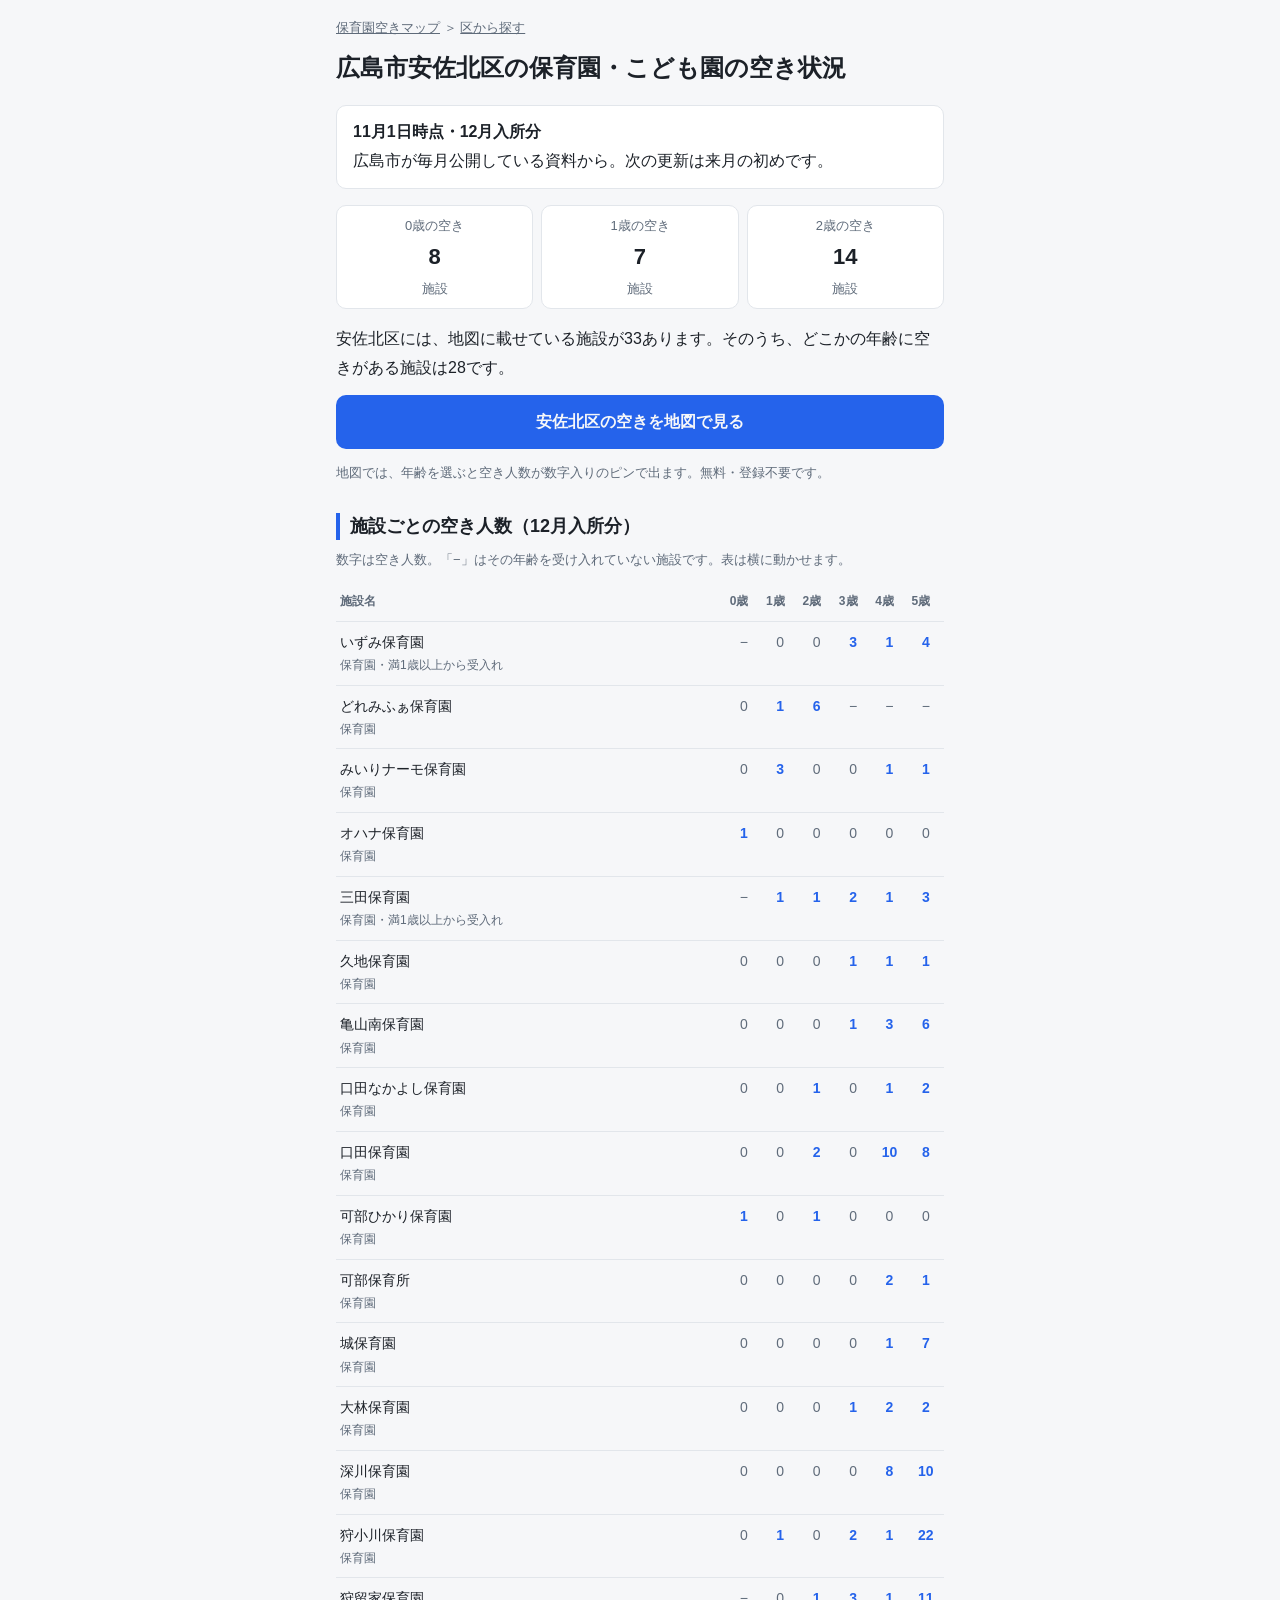
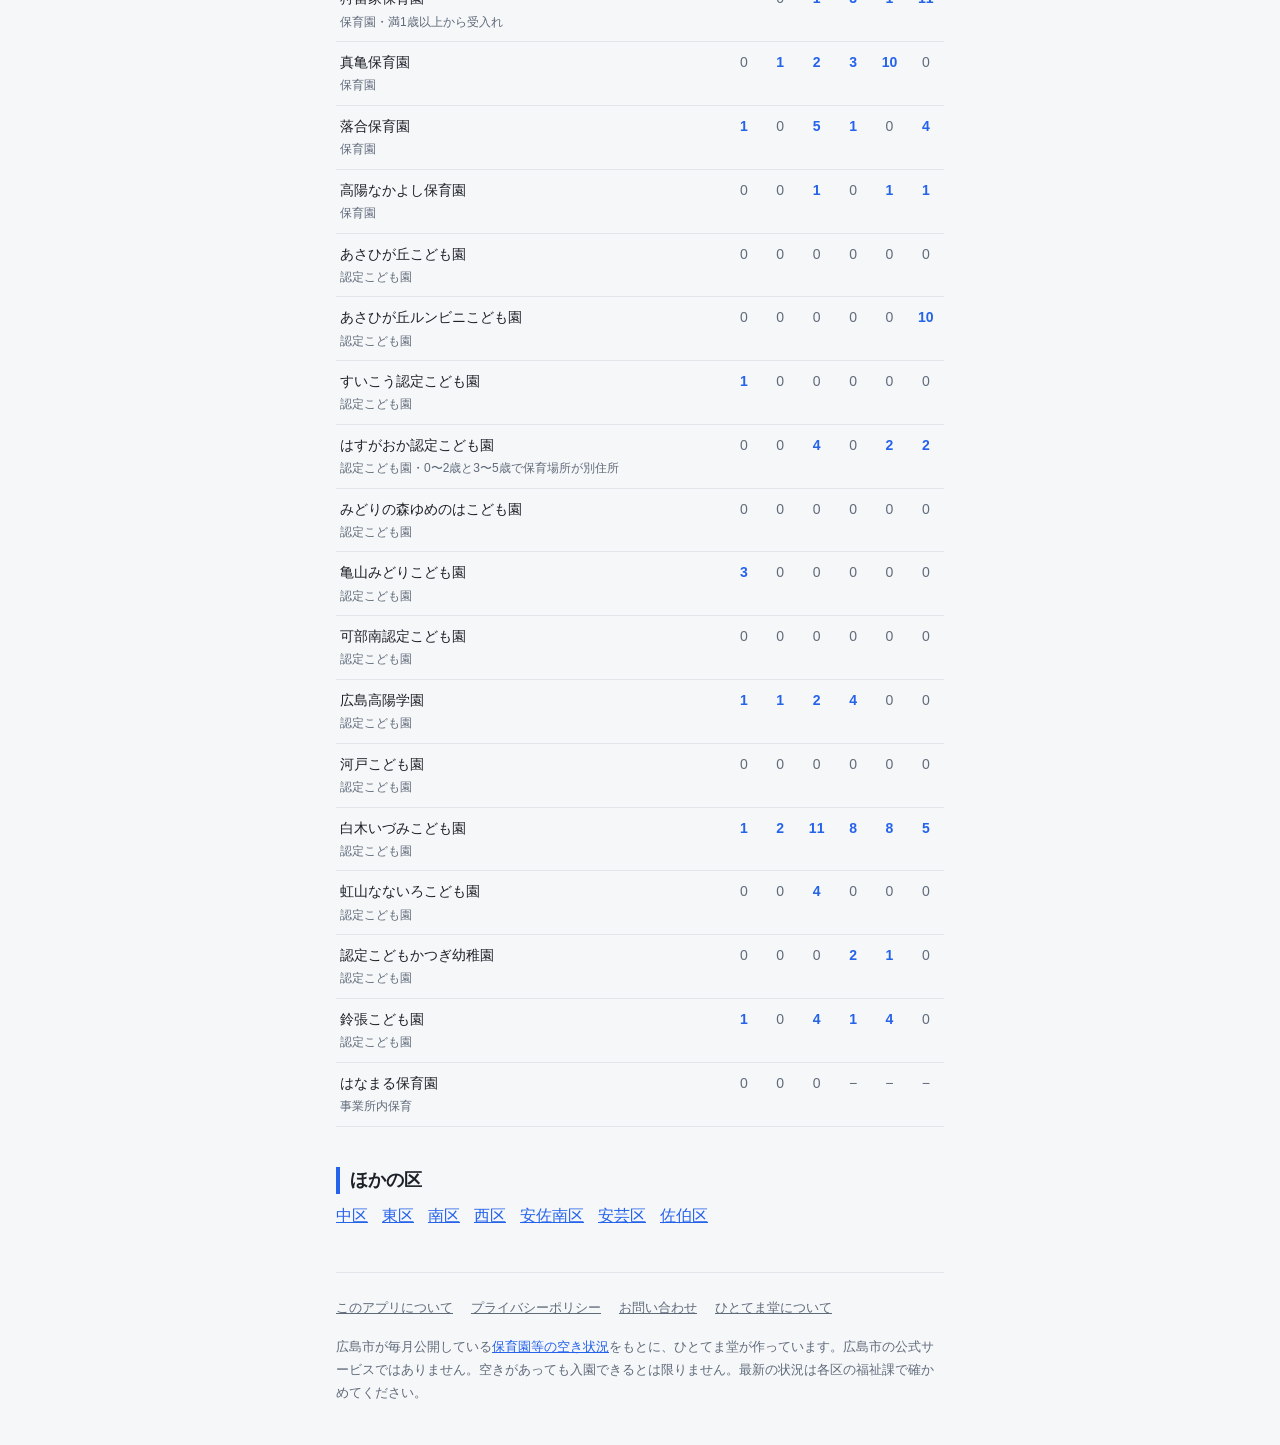
<file: web/ku/asakita.html>
<!doctype html>
<html lang="ja">
<head>
<meta charset="utf-8">
<meta name="viewport" content="width=device-width, initial-scale=1, viewport-fit=cover">
<title>安佐北区の保育園 空き状況（12月入所分）｜広島市 保育園空きマップ</title>
<meta name="description" content="広島市安佐北区の保育園・認定こども園など33施設の空き状況（11月1日時点・12月入所分）。0歳の空きがある施設は8、1歳は7、2歳は14。年齢ごとの空き人数を一覧と地図で見られます（非公式・毎月更新）。">
<link rel="canonical" href="https://hitotema-do.github.io/hoikuen-map/ku/asakita.html">
<meta property="og:type" content="article">
<meta property="og:locale" content="ja_JP">
<meta property="og:site_name" content="広島市 保育園空きマップ">
<meta property="og:title" content="安佐北区の保育園 空き状況（12月入所分）｜広島市 保育園空きマップ">
<meta property="og:description" content="広島市安佐北区の保育園・認定こども園など33施設の空き状況（11月1日時点・12月入所分）。0歳の空きがある施設は8、1歳は7、2歳は14。年齢ごとの空き人数を一覧と地図で見られます（非公式・毎月更新）。">
<meta property="og:url" content="https://hitotema-do.github.io/hoikuen-map/ku/asakita.html">
<meta property="og:image" content="https://hitotema-do.github.io/hoikuen-map/og.png">
<meta name="twitter:card" content="summary_large_image">
<link rel="icon" href="../icon.svg" type="image/svg+xml">
<link rel="stylesheet" href="../pages.css">
<style>
.crumb { font-size: 13px; color: var(--sub); }
.crumb a { color: var(--sub); }
.asof { background: var(--card); border: 1px solid var(--line); border-radius: 10px; padding: 12px 16px; margin: 0 0 16px; }
.sum { display: grid; grid-template-columns: repeat(3, 1fr); gap: 8px; margin: 0 0 16px; }
.sum div { background: var(--card); border: 1px solid var(--line); border-radius: 10px; padding: 8px; text-align: center; font-size: 13px; color: var(--sub); }
.sum b { display: block; font-size: 22px; color: var(--ink); }
.small { font-size: 13px; color: var(--sub); }
.tbl { overflow-x: auto; }
.tbl table { font-size: 14px; min-width: 520px; }
.tbl th, .tbl td { padding: 8px 4px; }
.tbl th { width: auto; font-size: 12px; color: var(--sub); }
.tbl td.ok, .tbl td.zero, .tbl td.na { text-align: center; width: 2.6em; }
.tbl td.ok { font-weight: 700; color: var(--accent); }
.tbl td.zero, .tbl td.na { color: var(--sub); }
.tbl .t { display: block; font-size: 12px; color: var(--sub); }
.links { display: flex; flex-wrap: wrap; gap: 6px 14px; list-style: none; padding: 0; }
</style>
<script>
(function () {
  try {
    if (localStorage.getItem("hitotema.count.off")) return;
    var APP = "hoikuen", KEY = "hitotema.page." + APP;
    var page = decodeURIComponent(location.pathname.split("/").pop().replace(/\.html$/, "")) || "index";
    var day = new Date(Date.now() + 9 * 3600e3).toISOString().slice(0, 10);
    var s = JSON.parse(localStorage.getItem(KEY) || "null");
    if (!s || s.d !== day) s = { d: day, p: [] };
    if (s.p.indexOf(page) >= 0) return;
    s.p.push(page);
    localStorage.setItem(KEY, JSON.stringify(s));
    var ref = ""; try { ref = new URL(document.referrer).hostname; if (ref === location.hostname) ref = "self"; } catch (e) {}
    navigator.sendBeacon("https://hitotema-count.hitotema-do.workers.dev/page",
      new Blob([JSON.stringify({ a: APP, p: page, r: ref })], { type: "text/plain" }));
  } catch (e) {}
})();
</script>
</head>
<body>
<div class="wrap">
  <p class="crumb"><a href="../">保育園空きマップ</a> ＞ <a href="./">区から探す</a></p>
  <h1>広島市安佐北区の保育園・こども園の空き状況</h1>
  <p class="asof"><strong>11月1日時点・12月入所分</strong><br>広島市が毎月公開している資料から。次の更新は来月の初めです。</p>
  <div class="sum">
    <div>0歳の空き<b>8</b>施設</div>
    <div>1歳の空き<b>7</b>施設</div>
    <div>2歳の空き<b>14</b>施設</div>
  </div>
  <p>安佐北区には、地図に載せている施設が33あります。そのうち、どこかの年齢に空きがある施設は28です。</p>
  <p><a class="btn" href="../?from=ku&amp;ward=%E5%AE%89%E4%BD%90%E5%8C%97%E5%8C%BA">安佐北区の空きを地図で見る</a></p>
  <p class="small">地図では、年齢を選ぶと空き人数が数字入りのピンで出ます。無料・登録不要です。</p>
  <h2>施設ごとの空き人数（12月入所分）</h2>
  <p class="small">数字は空き人数。「−」はその年齢を受け入れていない施設です。表は横に動かせます。</p>
  <div class="tbl"><table>
    <thead><tr><th>施設名</th><th>0歳</th><th>1歳</th><th>2歳</th><th>3歳</th><th>4歳</th><th>5歳</th></tr></thead>
    <tbody><tr><td>いずみ保育園<span class="t">保育園・満1歳以上から受入れ</span></td><td class="na">−</td><td class="zero">0</td><td class="zero">0</td><td class="ok">3</td><td class="ok">1</td><td class="ok">4</td></tr><tr><td>どれみふぁ保育園<span class="t">保育園</span></td><td class="zero">0</td><td class="ok">1</td><td class="ok">6</td><td class="na">−</td><td class="na">−</td><td class="na">−</td></tr><tr><td>みいりナーモ保育園<span class="t">保育園</span></td><td class="zero">0</td><td class="ok">3</td><td class="zero">0</td><td class="zero">0</td><td class="ok">1</td><td class="ok">1</td></tr><tr><td>オハナ保育園<span class="t">保育園</span></td><td class="ok">1</td><td class="zero">0</td><td class="zero">0</td><td class="zero">0</td><td class="zero">0</td><td class="zero">0</td></tr><tr><td>三田保育園<span class="t">保育園・満1歳以上から受入れ</span></td><td class="na">−</td><td class="ok">1</td><td class="ok">1</td><td class="ok">2</td><td class="ok">1</td><td class="ok">3</td></tr><tr><td>久地保育園<span class="t">保育園</span></td><td class="zero">0</td><td class="zero">0</td><td class="zero">0</td><td class="ok">1</td><td class="ok">1</td><td class="ok">1</td></tr><tr><td>亀山南保育園<span class="t">保育園</span></td><td class="zero">0</td><td class="zero">0</td><td class="zero">0</td><td class="ok">1</td><td class="ok">3</td><td class="ok">6</td></tr><tr><td>口田なかよし保育園<span class="t">保育園</span></td><td class="zero">0</td><td class="zero">0</td><td class="ok">1</td><td class="zero">0</td><td class="ok">1</td><td class="ok">2</td></tr><tr><td>口田保育園<span class="t">保育園</span></td><td class="zero">0</td><td class="zero">0</td><td class="ok">2</td><td class="zero">0</td><td class="ok">10</td><td class="ok">8</td></tr><tr><td>可部ひかり保育園<span class="t">保育園</span></td><td class="ok">1</td><td class="zero">0</td><td class="ok">1</td><td class="zero">0</td><td class="zero">0</td><td class="zero">0</td></tr><tr><td>可部保育所<span class="t">保育園</span></td><td class="zero">0</td><td class="zero">0</td><td class="zero">0</td><td class="zero">0</td><td class="ok">2</td><td class="ok">1</td></tr><tr><td>城保育園<span class="t">保育園</span></td><td class="zero">0</td><td class="zero">0</td><td class="zero">0</td><td class="zero">0</td><td class="ok">1</td><td class="ok">7</td></tr><tr><td>大林保育園<span class="t">保育園</span></td><td class="zero">0</td><td class="zero">0</td><td class="zero">0</td><td class="ok">1</td><td class="ok">2</td><td class="ok">2</td></tr><tr><td>深川保育園<span class="t">保育園</span></td><td class="zero">0</td><td class="zero">0</td><td class="zero">0</td><td class="zero">0</td><td class="ok">8</td><td class="ok">10</td></tr><tr><td>狩小川保育園<span class="t">保育園</span></td><td class="zero">0</td><td class="ok">1</td><td class="zero">0</td><td class="ok">2</td><td class="ok">1</td><td class="ok">22</td></tr><tr><td>狩留家保育園<span class="t">保育園・満1歳以上から受入れ</span></td><td class="na">−</td><td class="zero">0</td><td class="ok">1</td><td class="ok">3</td><td class="ok">1</td><td class="ok">11</td></tr><tr><td>真亀保育園<span class="t">保育園</span></td><td class="zero">0</td><td class="ok">1</td><td class="ok">2</td><td class="ok">3</td><td class="ok">10</td><td class="zero">0</td></tr><tr><td>落合保育園<span class="t">保育園</span></td><td class="ok">1</td><td class="zero">0</td><td class="ok">5</td><td class="ok">1</td><td class="zero">0</td><td class="ok">4</td></tr><tr><td>高陽なかよし保育園<span class="t">保育園</span></td><td class="zero">0</td><td class="zero">0</td><td class="ok">1</td><td class="zero">0</td><td class="ok">1</td><td class="ok">1</td></tr><tr><td>あさひが丘こども園<span class="t">認定こども園</span></td><td class="zero">0</td><td class="zero">0</td><td class="zero">0</td><td class="zero">0</td><td class="zero">0</td><td class="zero">0</td></tr><tr><td>あさひが丘ルンビニこども園<span class="t">認定こども園</span></td><td class="zero">0</td><td class="zero">0</td><td class="zero">0</td><td class="zero">0</td><td class="zero">0</td><td class="ok">10</td></tr><tr><td>すいこう認定こども園<span class="t">認定こども園</span></td><td class="ok">1</td><td class="zero">0</td><td class="zero">0</td><td class="zero">0</td><td class="zero">0</td><td class="zero">0</td></tr><tr><td>はすがおか認定こども園<span class="t">認定こども園・0〜2歳と3〜5歳で保育場所が別住所</span></td><td class="zero">0</td><td class="zero">0</td><td class="ok">4</td><td class="zero">0</td><td class="ok">2</td><td class="ok">2</td></tr><tr><td>みどりの森ゆめのはこども園<span class="t">認定こども園</span></td><td class="zero">0</td><td class="zero">0</td><td class="zero">0</td><td class="zero">0</td><td class="zero">0</td><td class="zero">0</td></tr><tr><td>亀山みどりこども園<span class="t">認定こども園</span></td><td class="ok">3</td><td class="zero">0</td><td class="zero">0</td><td class="zero">0</td><td class="zero">0</td><td class="zero">0</td></tr><tr><td>可部南認定こども園<span class="t">認定こども園</span></td><td class="zero">0</td><td class="zero">0</td><td class="zero">0</td><td class="zero">0</td><td class="zero">0</td><td class="zero">0</td></tr><tr><td>広島高陽学園<span class="t">認定こども園</span></td><td class="ok">1</td><td class="ok">1</td><td class="ok">2</td><td class="ok">4</td><td class="zero">0</td><td class="zero">0</td></tr><tr><td>河戸こども園<span class="t">認定こども園</span></td><td class="zero">0</td><td class="zero">0</td><td class="zero">0</td><td class="zero">0</td><td class="zero">0</td><td class="zero">0</td></tr><tr><td>白木いづみこども園<span class="t">認定こども園</span></td><td class="ok">1</td><td class="ok">2</td><td class="ok">11</td><td class="ok">8</td><td class="ok">8</td><td class="ok">5</td></tr><tr><td>虹山なないろこども園<span class="t">認定こども園</span></td><td class="zero">0</td><td class="zero">0</td><td class="ok">4</td><td class="zero">0</td><td class="zero">0</td><td class="zero">0</td></tr><tr><td>認定こどもかつぎ幼稚園<span class="t">認定こども園</span></td><td class="zero">0</td><td class="zero">0</td><td class="zero">0</td><td class="ok">2</td><td class="ok">1</td><td class="zero">0</td></tr><tr><td>鈴張こども園<span class="t">認定こども園</span></td><td class="ok">1</td><td class="zero">0</td><td class="ok">4</td><td class="ok">1</td><td class="ok">4</td><td class="zero">0</td></tr><tr><td>はなまる保育園<span class="t">事業所内保育</span></td><td class="zero">0</td><td class="zero">0</td><td class="zero">0</td><td class="na">−</td><td class="na">−</td><td class="na">−</td></tr></tbody>
  </table></div>
  <h2>ほかの区</h2>
  <ul class="links"><li><a href="naka.html">中区</a></li><li><a href="higashi.html">東区</a></li><li><a href="minami.html">南区</a></li><li><a href="nishi.html">西区</a></li><li><a href="asaminami.html">安佐南区</a></li><li><a href="aki.html">安芸区</a></li><li><a href="saeki.html">佐伯区</a></li></ul>
  <div class="foot">
    <nav aria-label="運営情報">
      <a href="../about.html">このアプリについて</a>
      <a href="../privacy.html">プライバシーポリシー</a>
      <a href="../contact.html">お問い合わせ</a>
      <a href="../hitotema.html">ひとてま堂について</a>
    </nav>
    <p>広島市が毎月公開している<a href="https://www.city.hiroshima.lg.jp/living/kosodate/1021251/1025847/1023646.html" rel="noopener">保育園等の空き状況</a>をもとに、ひとてま堂が作っています。広島市の公式サービスではありません。空きがあっても入園できるとは限りません。最新の状況は各区の福祉課で確かめてください。</p>
  </div>
</div>
</body>
</html>
</file>
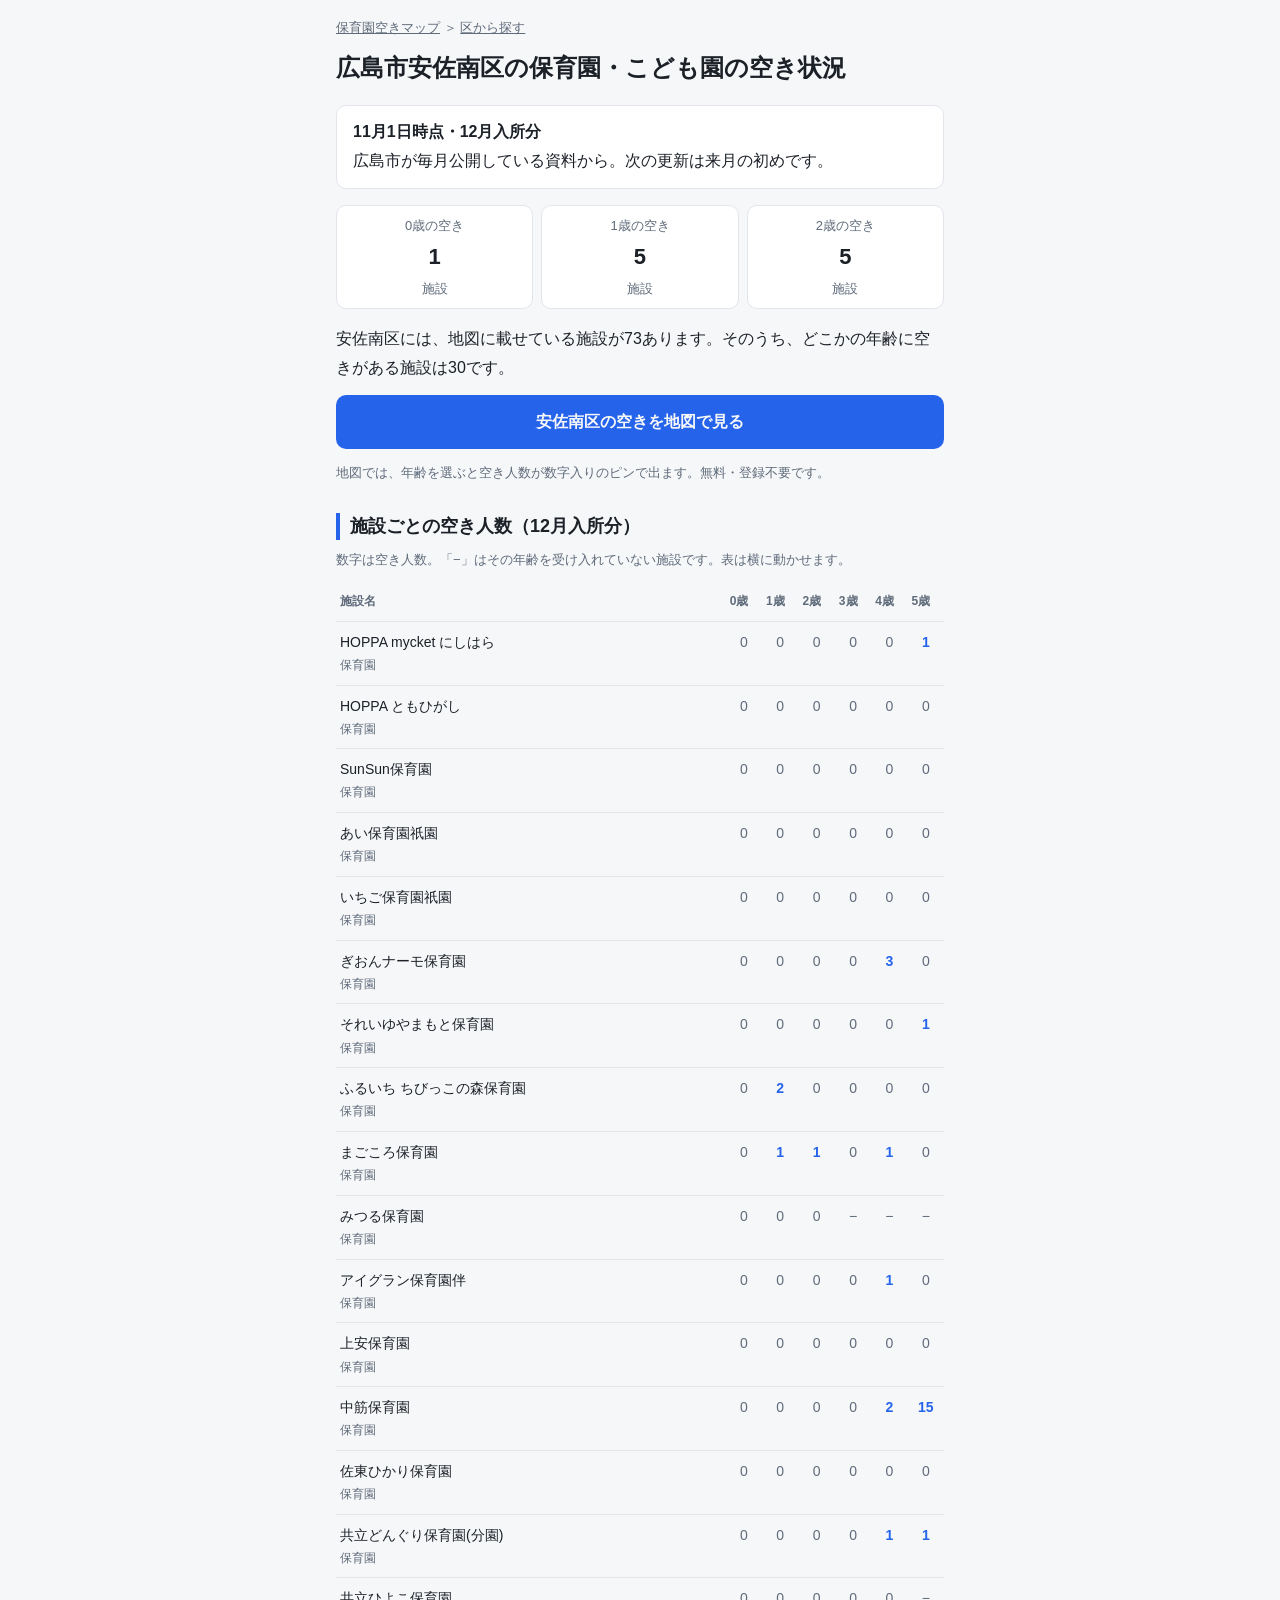
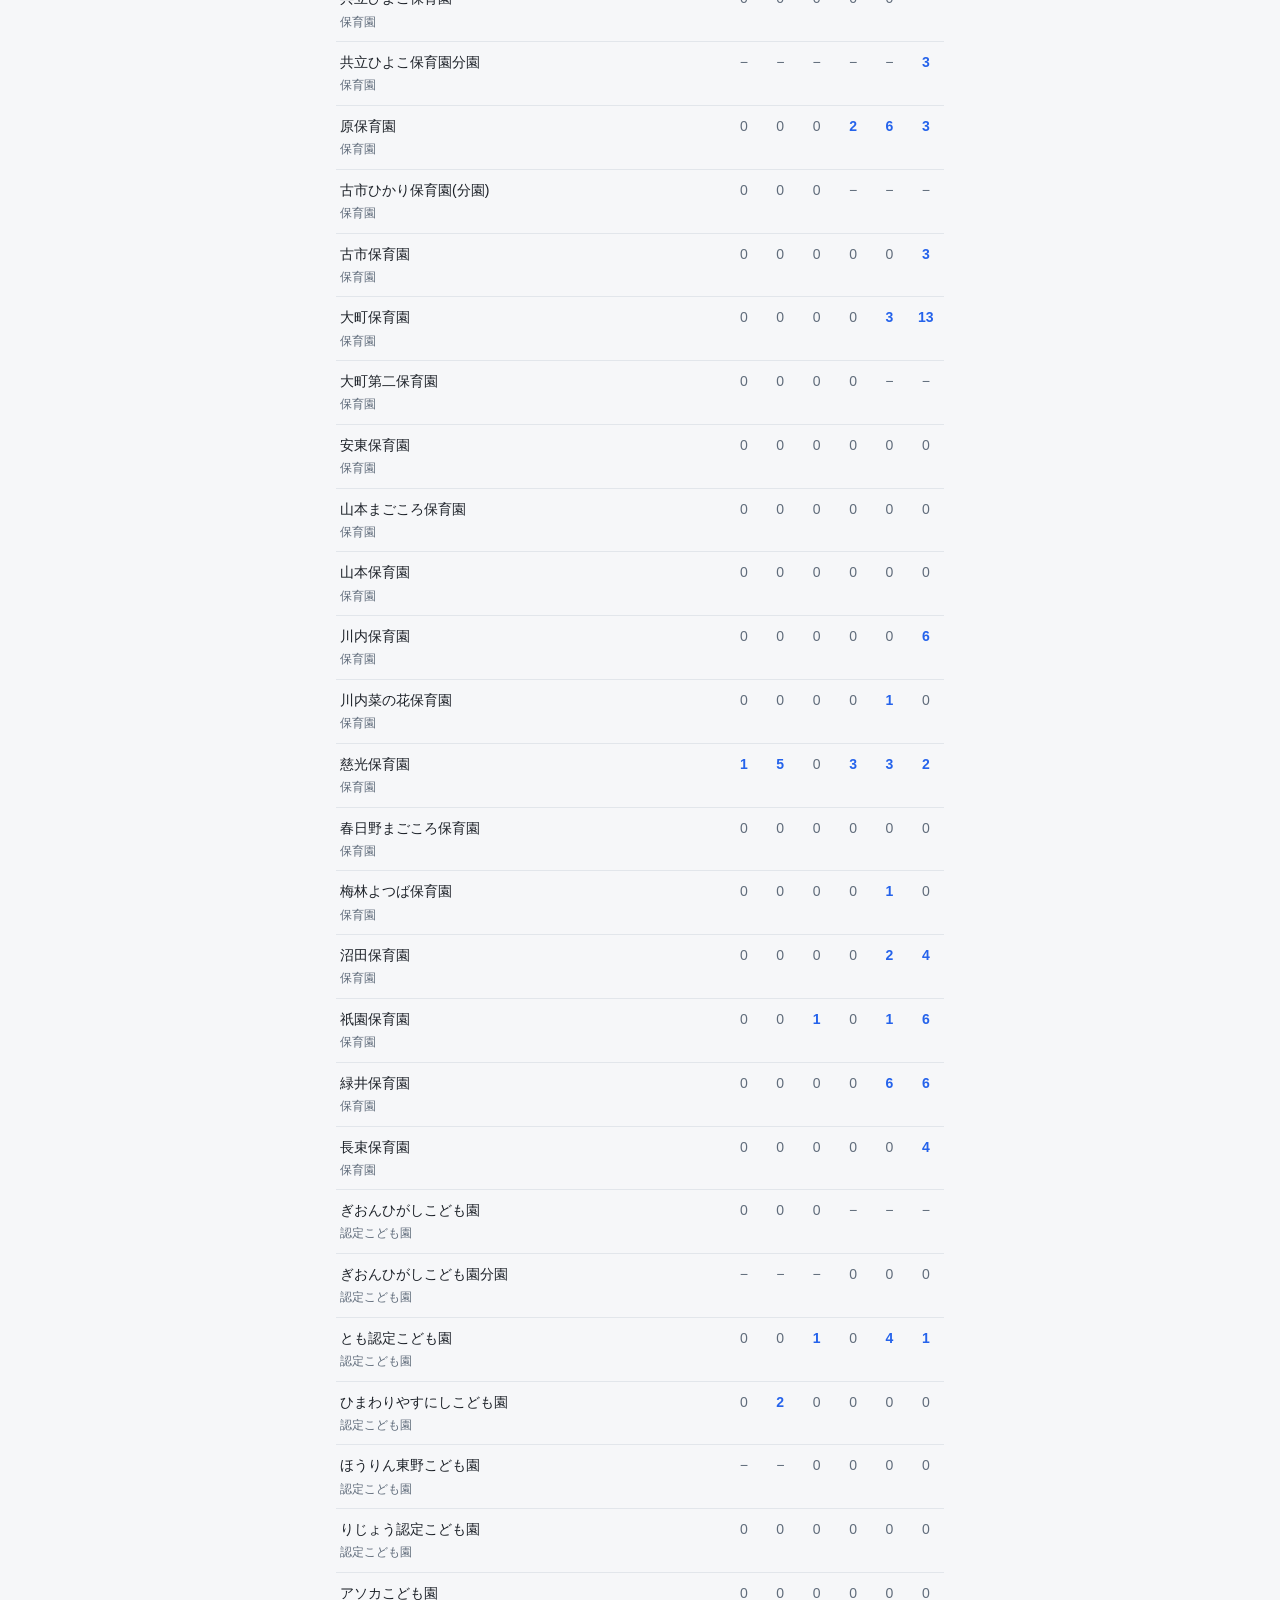
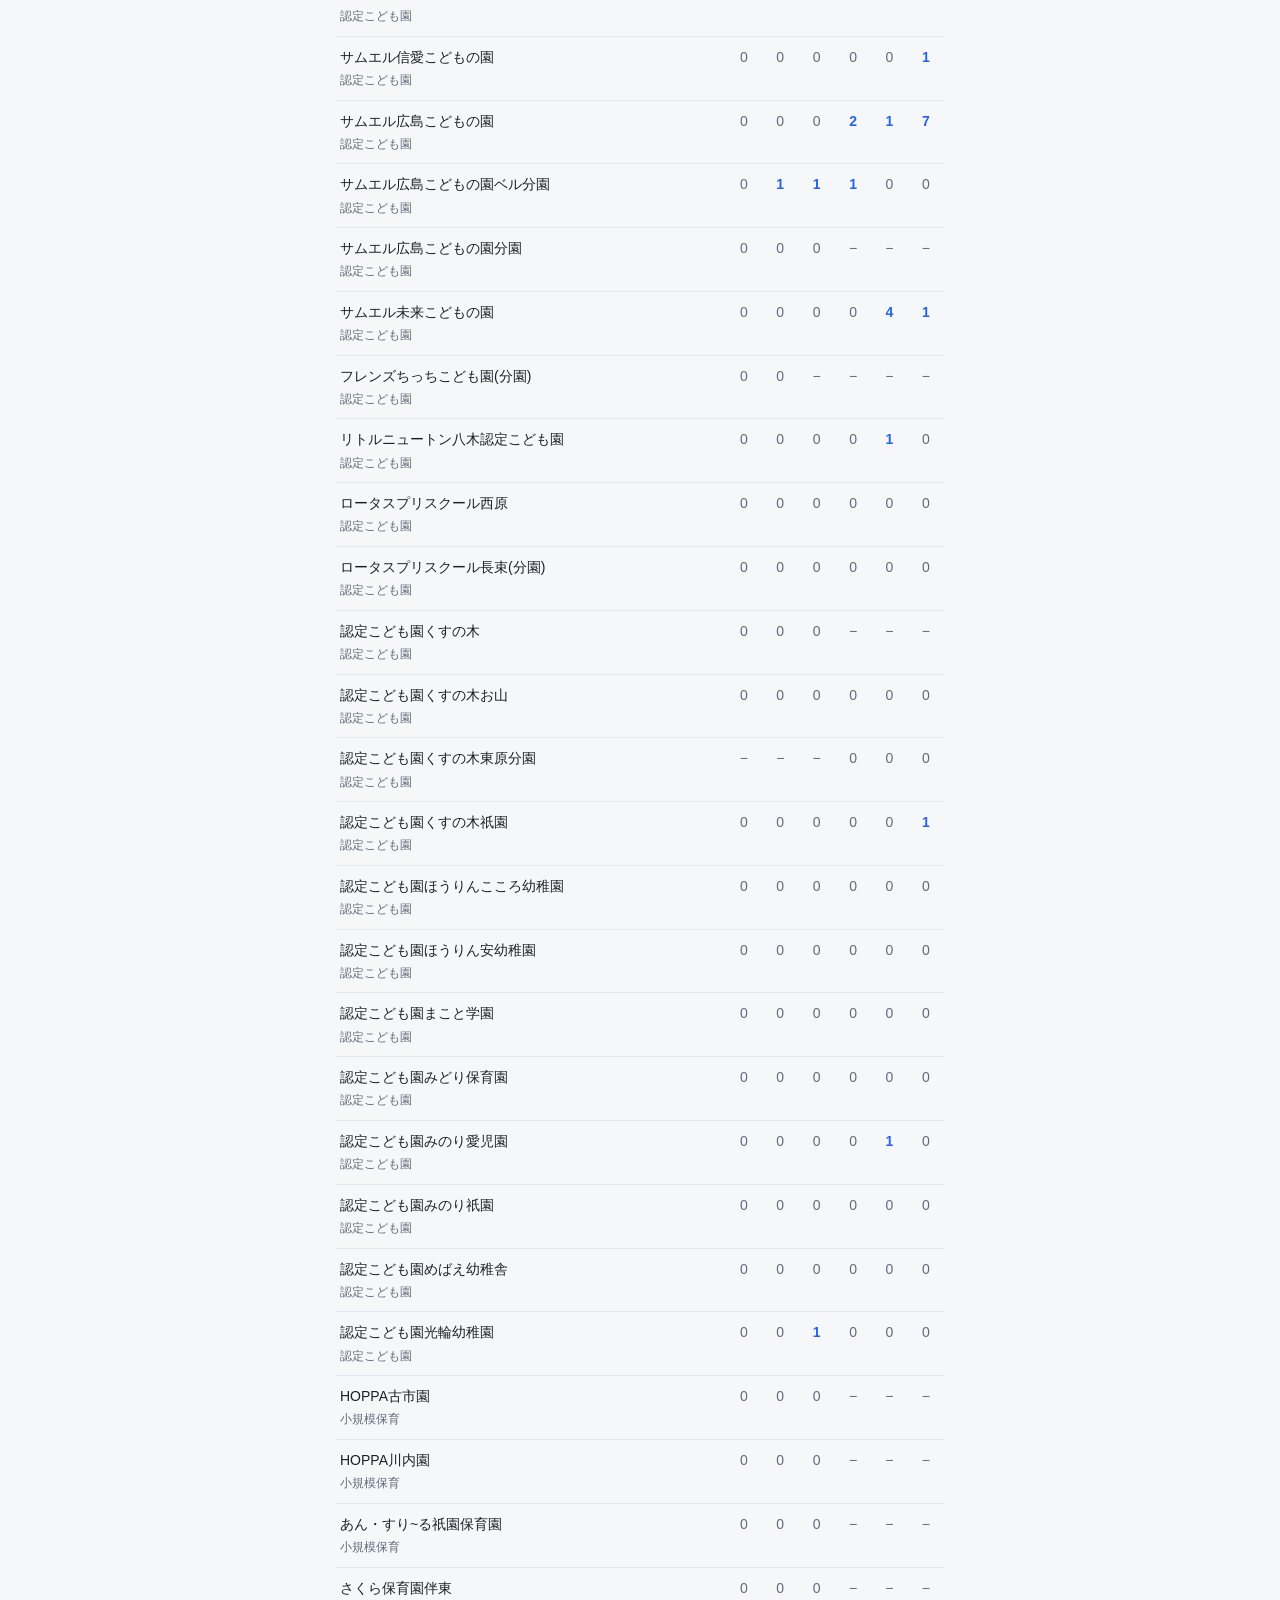
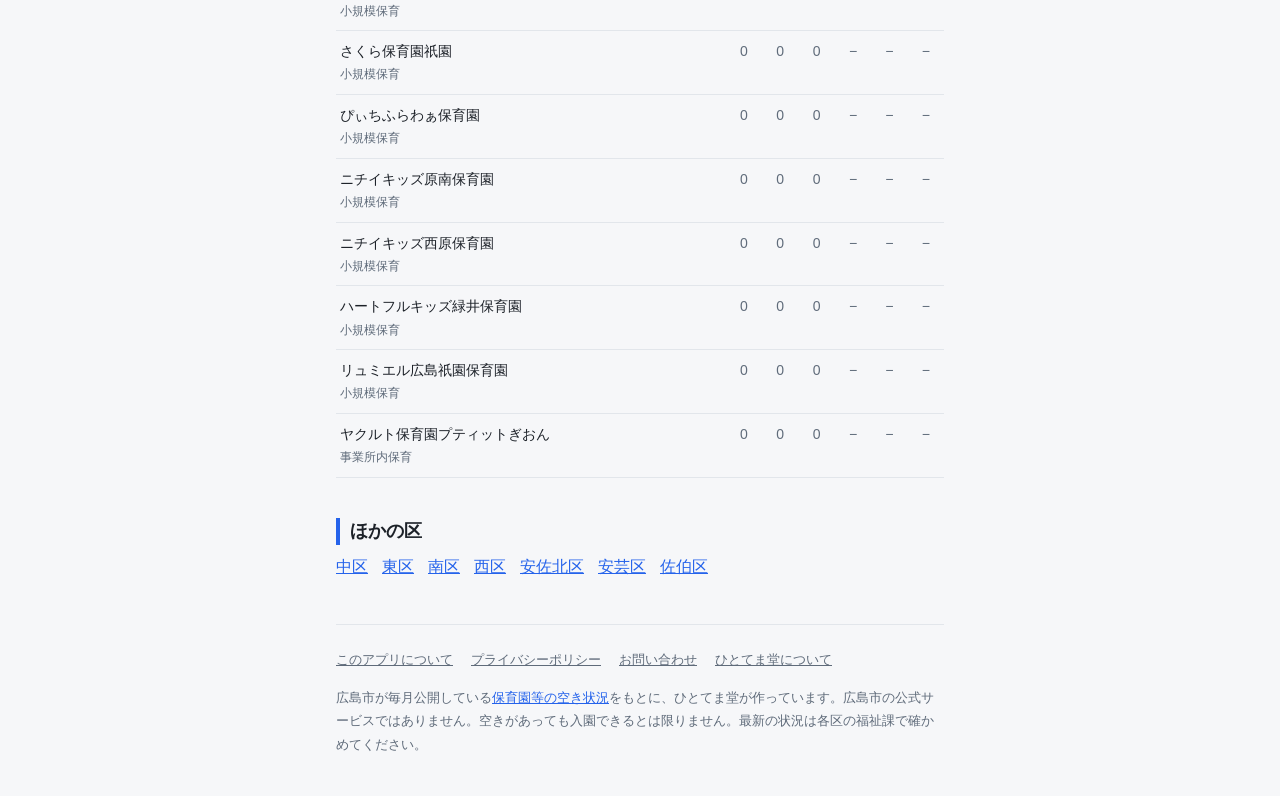
<file: web/ku/asaminami.html>
<!doctype html>
<html lang="ja">
<head>
<meta charset="utf-8">
<meta name="viewport" content="width=device-width, initial-scale=1, viewport-fit=cover">
<title>安佐南区の保育園 空き状況（12月入所分）｜広島市 保育園空きマップ</title>
<meta name="description" content="広島市安佐南区の保育園・認定こども園など73施設の空き状況（11月1日時点・12月入所分）。0歳の空きがある施設は1、1歳は5、2歳は5。年齢ごとの空き人数を一覧と地図で見られます（非公式・毎月更新）。">
<link rel="canonical" href="https://hitotema-do.github.io/hoikuen-map/ku/asaminami.html">
<meta property="og:type" content="article">
<meta property="og:locale" content="ja_JP">
<meta property="og:site_name" content="広島市 保育園空きマップ">
<meta property="og:title" content="安佐南区の保育園 空き状況（12月入所分）｜広島市 保育園空きマップ">
<meta property="og:description" content="広島市安佐南区の保育園・認定こども園など73施設の空き状況（11月1日時点・12月入所分）。0歳の空きがある施設は1、1歳は5、2歳は5。年齢ごとの空き人数を一覧と地図で見られます（非公式・毎月更新）。">
<meta property="og:url" content="https://hitotema-do.github.io/hoikuen-map/ku/asaminami.html">
<meta property="og:image" content="https://hitotema-do.github.io/hoikuen-map/og.png">
<meta name="twitter:card" content="summary_large_image">
<link rel="icon" href="../icon.svg" type="image/svg+xml">
<link rel="stylesheet" href="../pages.css">
<style>
.crumb { font-size: 13px; color: var(--sub); }
.crumb a { color: var(--sub); }
.asof { background: var(--card); border: 1px solid var(--line); border-radius: 10px; padding: 12px 16px; margin: 0 0 16px; }
.sum { display: grid; grid-template-columns: repeat(3, 1fr); gap: 8px; margin: 0 0 16px; }
.sum div { background: var(--card); border: 1px solid var(--line); border-radius: 10px; padding: 8px; text-align: center; font-size: 13px; color: var(--sub); }
.sum b { display: block; font-size: 22px; color: var(--ink); }
.small { font-size: 13px; color: var(--sub); }
.tbl { overflow-x: auto; }
.tbl table { font-size: 14px; min-width: 520px; }
.tbl th, .tbl td { padding: 8px 4px; }
.tbl th { width: auto; font-size: 12px; color: var(--sub); }
.tbl td.ok, .tbl td.zero, .tbl td.na { text-align: center; width: 2.6em; }
.tbl td.ok { font-weight: 700; color: var(--accent); }
.tbl td.zero, .tbl td.na { color: var(--sub); }
.tbl .t { display: block; font-size: 12px; color: var(--sub); }
.links { display: flex; flex-wrap: wrap; gap: 6px 14px; list-style: none; padding: 0; }
</style>
<script>
(function () {
  try {
    if (localStorage.getItem("hitotema.count.off")) return;
    var APP = "hoikuen", KEY = "hitotema.page." + APP;
    var page = decodeURIComponent(location.pathname.split("/").pop().replace(/\.html$/, "")) || "index";
    var day = new Date(Date.now() + 9 * 3600e3).toISOString().slice(0, 10);
    var s = JSON.parse(localStorage.getItem(KEY) || "null");
    if (!s || s.d !== day) s = { d: day, p: [] };
    if (s.p.indexOf(page) >= 0) return;
    s.p.push(page);
    localStorage.setItem(KEY, JSON.stringify(s));
    var ref = ""; try { ref = new URL(document.referrer).hostname; if (ref === location.hostname) ref = "self"; } catch (e) {}
    navigator.sendBeacon("https://hitotema-count.hitotema-do.workers.dev/page",
      new Blob([JSON.stringify({ a: APP, p: page, r: ref })], { type: "text/plain" }));
  } catch (e) {}
})();
</script>
</head>
<body>
<div class="wrap">
  <p class="crumb"><a href="../">保育園空きマップ</a> ＞ <a href="./">区から探す</a></p>
  <h1>広島市安佐南区の保育園・こども園の空き状況</h1>
  <p class="asof"><strong>11月1日時点・12月入所分</strong><br>広島市が毎月公開している資料から。次の更新は来月の初めです。</p>
  <div class="sum">
    <div>0歳の空き<b>1</b>施設</div>
    <div>1歳の空き<b>5</b>施設</div>
    <div>2歳の空き<b>5</b>施設</div>
  </div>
  <p>安佐南区には、地図に載せている施設が73あります。そのうち、どこかの年齢に空きがある施設は30です。</p>
  <p><a class="btn" href="../?from=ku&amp;ward=%E5%AE%89%E4%BD%90%E5%8D%97%E5%8C%BA">安佐南区の空きを地図で見る</a></p>
  <p class="small">地図では、年齢を選ぶと空き人数が数字入りのピンで出ます。無料・登録不要です。</p>
  <h2>施設ごとの空き人数（12月入所分）</h2>
  <p class="small">数字は空き人数。「−」はその年齢を受け入れていない施設です。表は横に動かせます。</p>
  <div class="tbl"><table>
    <thead><tr><th>施設名</th><th>0歳</th><th>1歳</th><th>2歳</th><th>3歳</th><th>4歳</th><th>5歳</th></tr></thead>
    <tbody><tr><td>HOPPA mycket にしはら<span class="t">保育園</span></td><td class="zero">0</td><td class="zero">0</td><td class="zero">0</td><td class="zero">0</td><td class="zero">0</td><td class="ok">1</td></tr><tr><td>HOPPA ともひがし<span class="t">保育園</span></td><td class="zero">0</td><td class="zero">0</td><td class="zero">0</td><td class="zero">0</td><td class="zero">0</td><td class="zero">0</td></tr><tr><td>SunSun保育園<span class="t">保育園</span></td><td class="zero">0</td><td class="zero">0</td><td class="zero">0</td><td class="zero">0</td><td class="zero">0</td><td class="zero">0</td></tr><tr><td>あい保育園祇園<span class="t">保育園</span></td><td class="zero">0</td><td class="zero">0</td><td class="zero">0</td><td class="zero">0</td><td class="zero">0</td><td class="zero">0</td></tr><tr><td>いちご保育園祇園<span class="t">保育園</span></td><td class="zero">0</td><td class="zero">0</td><td class="zero">0</td><td class="zero">0</td><td class="zero">0</td><td class="zero">0</td></tr><tr><td>ぎおんナーモ保育園<span class="t">保育園</span></td><td class="zero">0</td><td class="zero">0</td><td class="zero">0</td><td class="zero">0</td><td class="ok">3</td><td class="zero">0</td></tr><tr><td>それいゆやまもと保育園<span class="t">保育園</span></td><td class="zero">0</td><td class="zero">0</td><td class="zero">0</td><td class="zero">0</td><td class="zero">0</td><td class="ok">1</td></tr><tr><td>ふるいち ちびっこの森保育園<span class="t">保育園</span></td><td class="zero">0</td><td class="ok">2</td><td class="zero">0</td><td class="zero">0</td><td class="zero">0</td><td class="zero">0</td></tr><tr><td>まごころ保育園<span class="t">保育園</span></td><td class="zero">0</td><td class="ok">1</td><td class="ok">1</td><td class="zero">0</td><td class="ok">1</td><td class="zero">0</td></tr><tr><td>みつる保育園<span class="t">保育園</span></td><td class="zero">0</td><td class="zero">0</td><td class="zero">0</td><td class="na">−</td><td class="na">−</td><td class="na">−</td></tr><tr><td>アイグラン保育園伴<span class="t">保育園</span></td><td class="zero">0</td><td class="zero">0</td><td class="zero">0</td><td class="zero">0</td><td class="ok">1</td><td class="zero">0</td></tr><tr><td>上安保育園<span class="t">保育園</span></td><td class="zero">0</td><td class="zero">0</td><td class="zero">0</td><td class="zero">0</td><td class="zero">0</td><td class="zero">0</td></tr><tr><td>中筋保育園<span class="t">保育園</span></td><td class="zero">0</td><td class="zero">0</td><td class="zero">0</td><td class="zero">0</td><td class="ok">2</td><td class="ok">15</td></tr><tr><td>佐東ひかり保育園<span class="t">保育園</span></td><td class="zero">0</td><td class="zero">0</td><td class="zero">0</td><td class="zero">0</td><td class="zero">0</td><td class="zero">0</td></tr><tr><td>共立どんぐり保育園(分園)<span class="t">保育園</span></td><td class="zero">0</td><td class="zero">0</td><td class="zero">0</td><td class="zero">0</td><td class="ok">1</td><td class="ok">1</td></tr><tr><td>共立ひよこ保育園<span class="t">保育園</span></td><td class="zero">0</td><td class="zero">0</td><td class="zero">0</td><td class="zero">0</td><td class="zero">0</td><td class="na">−</td></tr><tr><td>共立ひよこ保育園分園<span class="t">保育園</span></td><td class="na">−</td><td class="na">−</td><td class="na">−</td><td class="na">−</td><td class="na">−</td><td class="ok">3</td></tr><tr><td>原保育園<span class="t">保育園</span></td><td class="zero">0</td><td class="zero">0</td><td class="zero">0</td><td class="ok">2</td><td class="ok">6</td><td class="ok">3</td></tr><tr><td>古市ひかり保育園(分園)<span class="t">保育園</span></td><td class="zero">0</td><td class="zero">0</td><td class="zero">0</td><td class="na">−</td><td class="na">−</td><td class="na">−</td></tr><tr><td>古市保育園<span class="t">保育園</span></td><td class="zero">0</td><td class="zero">0</td><td class="zero">0</td><td class="zero">0</td><td class="zero">0</td><td class="ok">3</td></tr><tr><td>大町保育園<span class="t">保育園</span></td><td class="zero">0</td><td class="zero">0</td><td class="zero">0</td><td class="zero">0</td><td class="ok">3</td><td class="ok">13</td></tr><tr><td>大町第二保育園<span class="t">保育園</span></td><td class="zero">0</td><td class="zero">0</td><td class="zero">0</td><td class="zero">0</td><td class="na">−</td><td class="na">−</td></tr><tr><td>安東保育園<span class="t">保育園</span></td><td class="zero">0</td><td class="zero">0</td><td class="zero">0</td><td class="zero">0</td><td class="zero">0</td><td class="zero">0</td></tr><tr><td>山本まごころ保育園<span class="t">保育園</span></td><td class="zero">0</td><td class="zero">0</td><td class="zero">0</td><td class="zero">0</td><td class="zero">0</td><td class="zero">0</td></tr><tr><td>山本保育園<span class="t">保育園</span></td><td class="zero">0</td><td class="zero">0</td><td class="zero">0</td><td class="zero">0</td><td class="zero">0</td><td class="zero">0</td></tr><tr><td>川内保育園<span class="t">保育園</span></td><td class="zero">0</td><td class="zero">0</td><td class="zero">0</td><td class="zero">0</td><td class="zero">0</td><td class="ok">6</td></tr><tr><td>川内菜の花保育園<span class="t">保育園</span></td><td class="zero">0</td><td class="zero">0</td><td class="zero">0</td><td class="zero">0</td><td class="ok">1</td><td class="zero">0</td></tr><tr><td>慈光保育園<span class="t">保育園</span></td><td class="ok">1</td><td class="ok">5</td><td class="zero">0</td><td class="ok">3</td><td class="ok">3</td><td class="ok">2</td></tr><tr><td>春日野まごころ保育園<span class="t">保育園</span></td><td class="zero">0</td><td class="zero">0</td><td class="zero">0</td><td class="zero">0</td><td class="zero">0</td><td class="zero">0</td></tr><tr><td>梅林よつば保育園<span class="t">保育園</span></td><td class="zero">0</td><td class="zero">0</td><td class="zero">0</td><td class="zero">0</td><td class="ok">1</td><td class="zero">0</td></tr><tr><td>沼田保育園<span class="t">保育園</span></td><td class="zero">0</td><td class="zero">0</td><td class="zero">0</td><td class="zero">0</td><td class="ok">2</td><td class="ok">4</td></tr><tr><td>祇園保育園<span class="t">保育園</span></td><td class="zero">0</td><td class="zero">0</td><td class="ok">1</td><td class="zero">0</td><td class="ok">1</td><td class="ok">6</td></tr><tr><td>緑井保育園<span class="t">保育園</span></td><td class="zero">0</td><td class="zero">0</td><td class="zero">0</td><td class="zero">0</td><td class="ok">6</td><td class="ok">6</td></tr><tr><td>長束保育園<span class="t">保育園</span></td><td class="zero">0</td><td class="zero">0</td><td class="zero">0</td><td class="zero">0</td><td class="zero">0</td><td class="ok">4</td></tr><tr><td>ぎおんひがしこども園<span class="t">認定こども園</span></td><td class="zero">0</td><td class="zero">0</td><td class="zero">0</td><td class="na">−</td><td class="na">−</td><td class="na">−</td></tr><tr><td>ぎおんひがしこども園分園<span class="t">認定こども園</span></td><td class="na">−</td><td class="na">−</td><td class="na">−</td><td class="zero">0</td><td class="zero">0</td><td class="zero">0</td></tr><tr><td>とも認定こども園<span class="t">認定こども園</span></td><td class="zero">0</td><td class="zero">0</td><td class="ok">1</td><td class="zero">0</td><td class="ok">4</td><td class="ok">1</td></tr><tr><td>ひまわりやすにしこども園<span class="t">認定こども園</span></td><td class="zero">0</td><td class="ok">2</td><td class="zero">0</td><td class="zero">0</td><td class="zero">0</td><td class="zero">0</td></tr><tr><td>ほうりん東野こども園<span class="t">認定こども園</span></td><td class="na">−</td><td class="na">−</td><td class="zero">0</td><td class="zero">0</td><td class="zero">0</td><td class="zero">0</td></tr><tr><td>りじょう認定こども園<span class="t">認定こども園</span></td><td class="zero">0</td><td class="zero">0</td><td class="zero">0</td><td class="zero">0</td><td class="zero">0</td><td class="zero">0</td></tr><tr><td>アソカこども園<span class="t">認定こども園</span></td><td class="zero">0</td><td class="zero">0</td><td class="zero">0</td><td class="zero">0</td><td class="zero">0</td><td class="zero">0</td></tr><tr><td>サムエル信愛こどもの園<span class="t">認定こども園</span></td><td class="zero">0</td><td class="zero">0</td><td class="zero">0</td><td class="zero">0</td><td class="zero">0</td><td class="ok">1</td></tr><tr><td>サムエル広島こどもの園<span class="t">認定こども園</span></td><td class="zero">0</td><td class="zero">0</td><td class="zero">0</td><td class="ok">2</td><td class="ok">1</td><td class="ok">7</td></tr><tr><td>サムエル広島こどもの園ベル分園<span class="t">認定こども園</span></td><td class="zero">0</td><td class="ok">1</td><td class="ok">1</td><td class="ok">1</td><td class="zero">0</td><td class="zero">0</td></tr><tr><td>サムエル広島こどもの園分園<span class="t">認定こども園</span></td><td class="zero">0</td><td class="zero">0</td><td class="zero">0</td><td class="na">−</td><td class="na">−</td><td class="na">−</td></tr><tr><td>サムエル未来こどもの園<span class="t">認定こども園</span></td><td class="zero">0</td><td class="zero">0</td><td class="zero">0</td><td class="zero">0</td><td class="ok">4</td><td class="ok">1</td></tr><tr><td>フレンズちっちこども園(分園)<span class="t">認定こども園</span></td><td class="zero">0</td><td class="zero">0</td><td class="na">−</td><td class="na">−</td><td class="na">−</td><td class="na">−</td></tr><tr><td>リトルニュートン八木認定こども園<span class="t">認定こども園</span></td><td class="zero">0</td><td class="zero">0</td><td class="zero">0</td><td class="zero">0</td><td class="ok">1</td><td class="zero">0</td></tr><tr><td>ロータスプリスクール西原<span class="t">認定こども園</span></td><td class="zero">0</td><td class="zero">0</td><td class="zero">0</td><td class="zero">0</td><td class="zero">0</td><td class="zero">0</td></tr><tr><td>ロータスプリスクール長束(分園)<span class="t">認定こども園</span></td><td class="zero">0</td><td class="zero">0</td><td class="zero">0</td><td class="zero">0</td><td class="zero">0</td><td class="zero">0</td></tr><tr><td>認定こども園くすの木<span class="t">認定こども園</span></td><td class="zero">0</td><td class="zero">0</td><td class="zero">0</td><td class="na">−</td><td class="na">−</td><td class="na">−</td></tr><tr><td>認定こども園くすの木お山<span class="t">認定こども園</span></td><td class="zero">0</td><td class="zero">0</td><td class="zero">0</td><td class="zero">0</td><td class="zero">0</td><td class="zero">0</td></tr><tr><td>認定こども園くすの木東原分園<span class="t">認定こども園</span></td><td class="na">−</td><td class="na">−</td><td class="na">−</td><td class="zero">0</td><td class="zero">0</td><td class="zero">0</td></tr><tr><td>認定こども園くすの木祇園<span class="t">認定こども園</span></td><td class="zero">0</td><td class="zero">0</td><td class="zero">0</td><td class="zero">0</td><td class="zero">0</td><td class="ok">1</td></tr><tr><td>認定こども園ほうりんこころ幼稚園<span class="t">認定こども園</span></td><td class="zero">0</td><td class="zero">0</td><td class="zero">0</td><td class="zero">0</td><td class="zero">0</td><td class="zero">0</td></tr><tr><td>認定こども園ほうりん安幼稚園<span class="t">認定こども園</span></td><td class="zero">0</td><td class="zero">0</td><td class="zero">0</td><td class="zero">0</td><td class="zero">0</td><td class="zero">0</td></tr><tr><td>認定こども園まこと学園<span class="t">認定こども園</span></td><td class="zero">0</td><td class="zero">0</td><td class="zero">0</td><td class="zero">0</td><td class="zero">0</td><td class="zero">0</td></tr><tr><td>認定こども園みどり保育園<span class="t">認定こども園</span></td><td class="zero">0</td><td class="zero">0</td><td class="zero">0</td><td class="zero">0</td><td class="zero">0</td><td class="zero">0</td></tr><tr><td>認定こども園みのり愛児園<span class="t">認定こども園</span></td><td class="zero">0</td><td class="zero">0</td><td class="zero">0</td><td class="zero">0</td><td class="ok">1</td><td class="zero">0</td></tr><tr><td>認定こども園みのり祇園<span class="t">認定こども園</span></td><td class="zero">0</td><td class="zero">0</td><td class="zero">0</td><td class="zero">0</td><td class="zero">0</td><td class="zero">0</td></tr><tr><td>認定こども園めばえ幼稚舎<span class="t">認定こども園</span></td><td class="zero">0</td><td class="zero">0</td><td class="zero">0</td><td class="zero">0</td><td class="zero">0</td><td class="zero">0</td></tr><tr><td>認定こども園光輪幼稚園<span class="t">認定こども園</span></td><td class="zero">0</td><td class="zero">0</td><td class="ok">1</td><td class="zero">0</td><td class="zero">0</td><td class="zero">0</td></tr><tr><td>HOPPA古市園<span class="t">小規模保育</span></td><td class="zero">0</td><td class="zero">0</td><td class="zero">0</td><td class="na">−</td><td class="na">−</td><td class="na">−</td></tr><tr><td>HOPPA川内園<span class="t">小規模保育</span></td><td class="zero">0</td><td class="zero">0</td><td class="zero">0</td><td class="na">−</td><td class="na">−</td><td class="na">−</td></tr><tr><td>あん・すり~る祇園保育園<span class="t">小規模保育</span></td><td class="zero">0</td><td class="zero">0</td><td class="zero">0</td><td class="na">−</td><td class="na">−</td><td class="na">−</td></tr><tr><td>さくら保育園伴東<span class="t">小規模保育</span></td><td class="zero">0</td><td class="zero">0</td><td class="zero">0</td><td class="na">−</td><td class="na">−</td><td class="na">−</td></tr><tr><td>さくら保育園祇園<span class="t">小規模保育</span></td><td class="zero">0</td><td class="zero">0</td><td class="zero">0</td><td class="na">−</td><td class="na">−</td><td class="na">−</td></tr><tr><td>ぴぃちふらわぁ保育園<span class="t">小規模保育</span></td><td class="zero">0</td><td class="zero">0</td><td class="zero">0</td><td class="na">−</td><td class="na">−</td><td class="na">−</td></tr><tr><td>ニチイキッズ原南保育園<span class="t">小規模保育</span></td><td class="zero">0</td><td class="zero">0</td><td class="zero">0</td><td class="na">−</td><td class="na">−</td><td class="na">−</td></tr><tr><td>ニチイキッズ西原保育園<span class="t">小規模保育</span></td><td class="zero">0</td><td class="zero">0</td><td class="zero">0</td><td class="na">−</td><td class="na">−</td><td class="na">−</td></tr><tr><td>ハートフルキッズ緑井保育園<span class="t">小規模保育</span></td><td class="zero">0</td><td class="zero">0</td><td class="zero">0</td><td class="na">−</td><td class="na">−</td><td class="na">−</td></tr><tr><td>リュミエル広島祇園保育園<span class="t">小規模保育</span></td><td class="zero">0</td><td class="zero">0</td><td class="zero">0</td><td class="na">−</td><td class="na">−</td><td class="na">−</td></tr><tr><td>ヤクルト保育園プティットぎおん<span class="t">事業所内保育</span></td><td class="zero">0</td><td class="zero">0</td><td class="zero">0</td><td class="na">−</td><td class="na">−</td><td class="na">−</td></tr></tbody>
  </table></div>
  <h2>ほかの区</h2>
  <ul class="links"><li><a href="naka.html">中区</a></li><li><a href="higashi.html">東区</a></li><li><a href="minami.html">南区</a></li><li><a href="nishi.html">西区</a></li><li><a href="asakita.html">安佐北区</a></li><li><a href="aki.html">安芸区</a></li><li><a href="saeki.html">佐伯区</a></li></ul>
  <div class="foot">
    <nav aria-label="運営情報">
      <a href="../about.html">このアプリについて</a>
      <a href="../privacy.html">プライバシーポリシー</a>
      <a href="../contact.html">お問い合わせ</a>
      <a href="../hitotema.html">ひとてま堂について</a>
    </nav>
    <p>広島市が毎月公開している<a href="https://www.city.hiroshima.lg.jp/living/kosodate/1021251/1025847/1023646.html" rel="noopener">保育園等の空き状況</a>をもとに、ひとてま堂が作っています。広島市の公式サービスではありません。空きがあっても入園できるとは限りません。最新の状況は各区の福祉課で確かめてください。</p>
  </div>
</div>
</body>
</html>
</file>
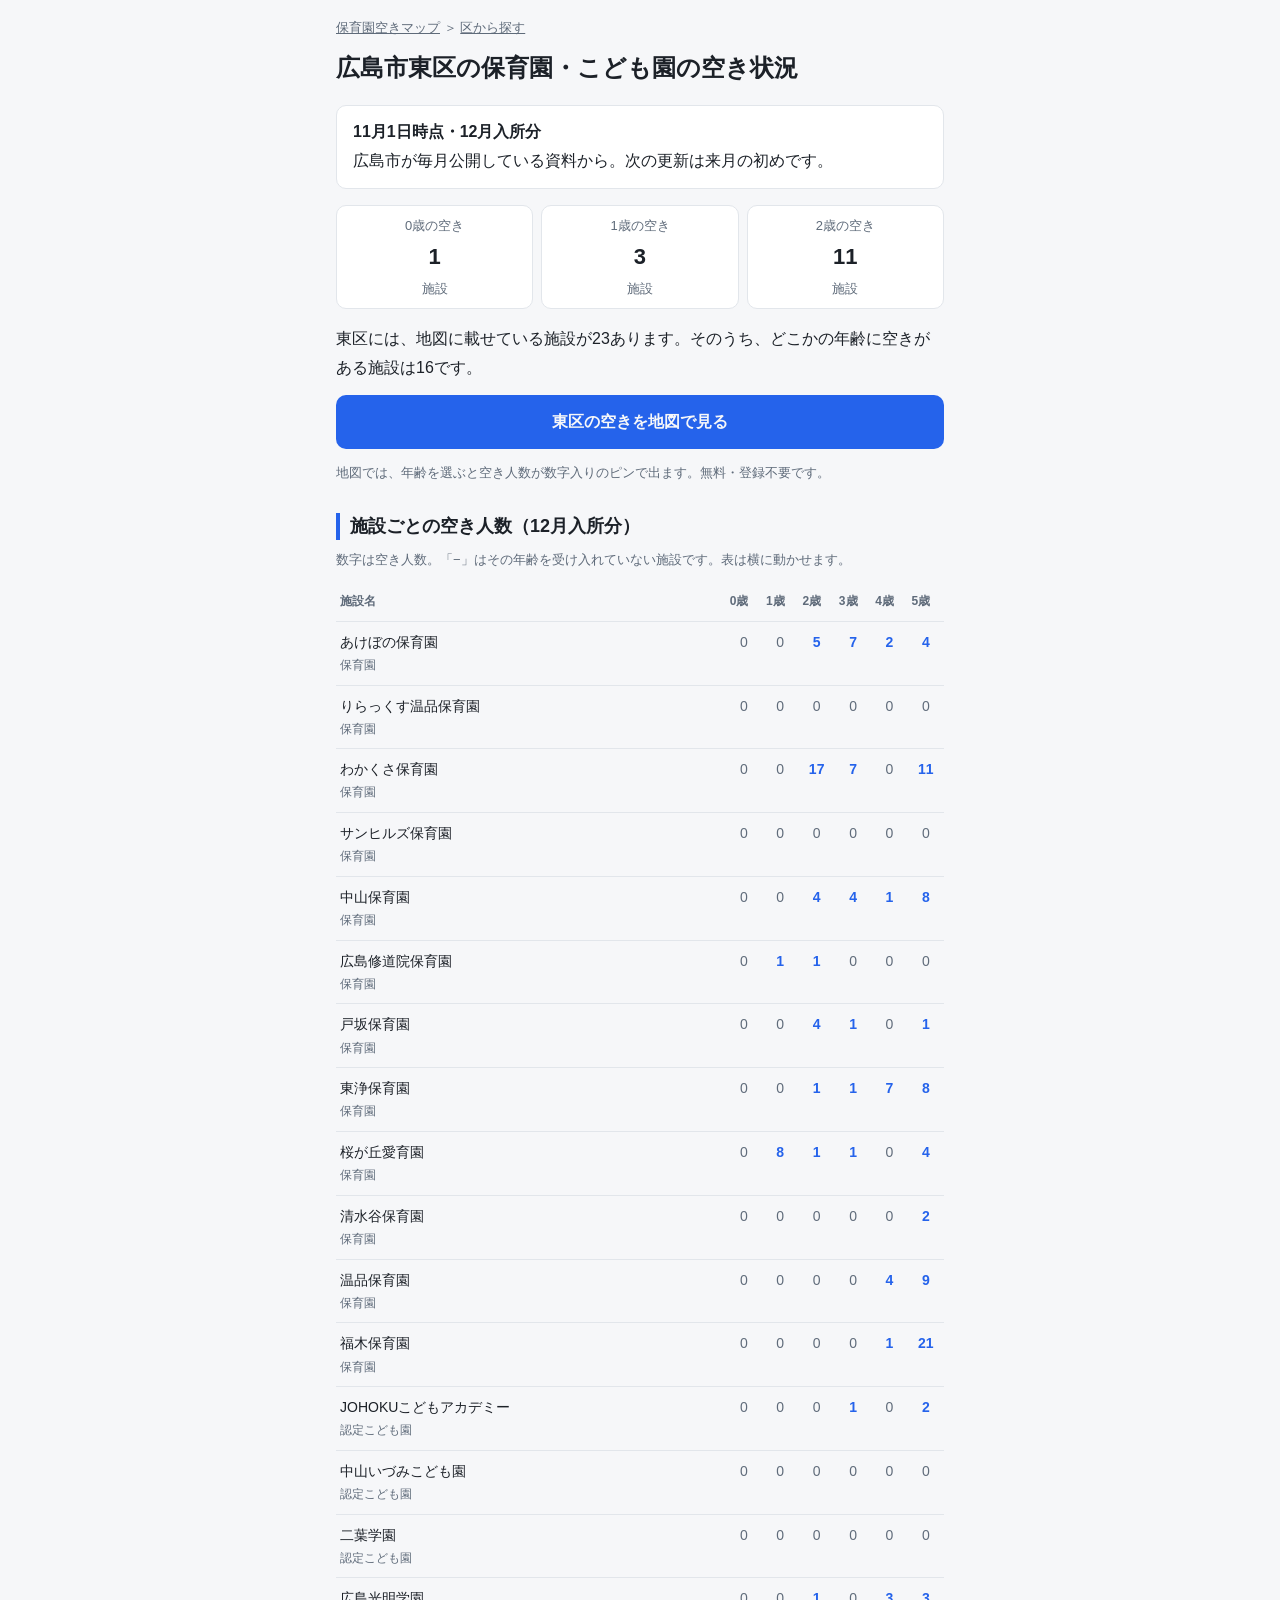
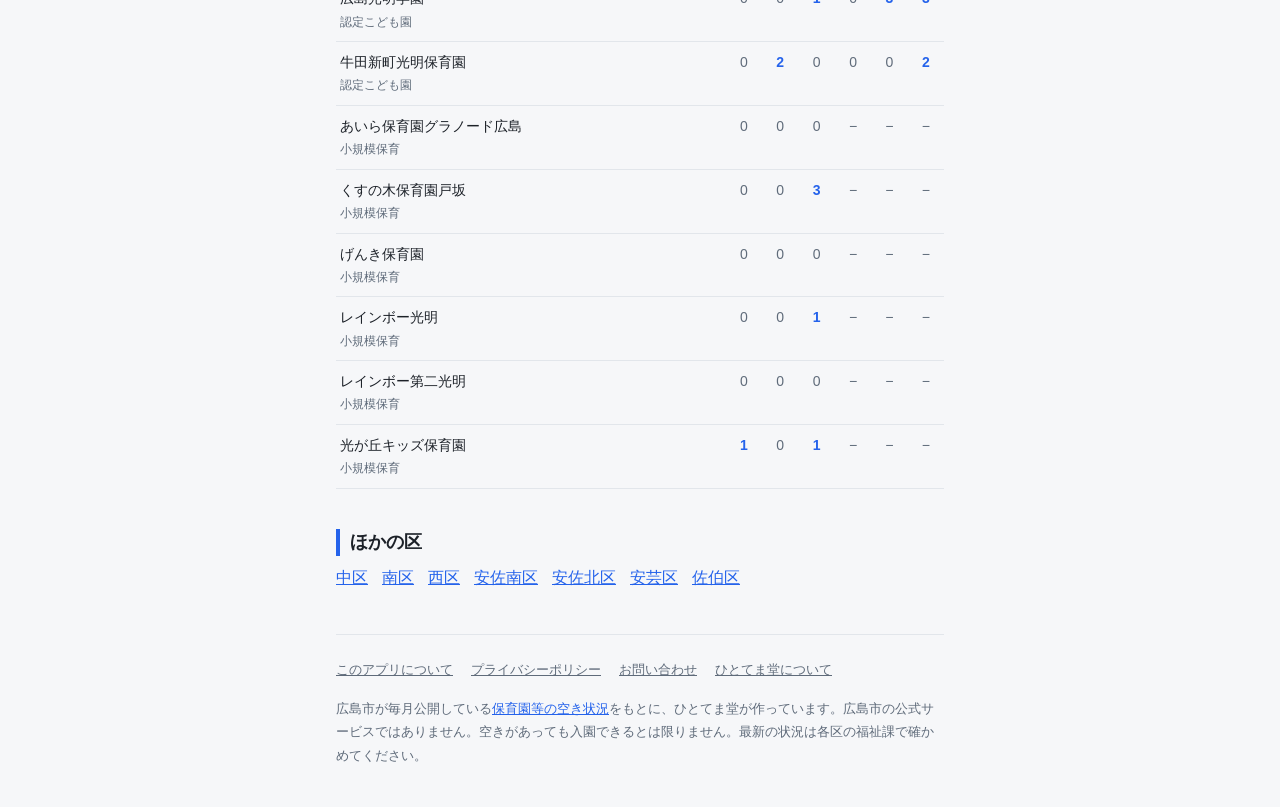
<file: web/ku/higashi.html>
<!doctype html>
<html lang="ja">
<head>
<meta charset="utf-8">
<meta name="viewport" content="width=device-width, initial-scale=1, viewport-fit=cover">
<title>東区の保育園 空き状況（12月入所分）｜広島市 保育園空きマップ</title>
<meta name="description" content="広島市東区の保育園・認定こども園など23施設の空き状況（11月1日時点・12月入所分）。0歳の空きがある施設は1、1歳は3、2歳は11。年齢ごとの空き人数を一覧と地図で見られます（非公式・毎月更新）。">
<link rel="canonical" href="https://hitotema-do.github.io/hoikuen-map/ku/higashi.html">
<meta property="og:type" content="article">
<meta property="og:locale" content="ja_JP">
<meta property="og:site_name" content="広島市 保育園空きマップ">
<meta property="og:title" content="東区の保育園 空き状況（12月入所分）｜広島市 保育園空きマップ">
<meta property="og:description" content="広島市東区の保育園・認定こども園など23施設の空き状況（11月1日時点・12月入所分）。0歳の空きがある施設は1、1歳は3、2歳は11。年齢ごとの空き人数を一覧と地図で見られます（非公式・毎月更新）。">
<meta property="og:url" content="https://hitotema-do.github.io/hoikuen-map/ku/higashi.html">
<meta property="og:image" content="https://hitotema-do.github.io/hoikuen-map/og.png">
<meta name="twitter:card" content="summary_large_image">
<link rel="icon" href="../icon.svg" type="image/svg+xml">
<link rel="stylesheet" href="../pages.css">
<style>
.crumb { font-size: 13px; color: var(--sub); }
.crumb a { color: var(--sub); }
.asof { background: var(--card); border: 1px solid var(--line); border-radius: 10px; padding: 12px 16px; margin: 0 0 16px; }
.sum { display: grid; grid-template-columns: repeat(3, 1fr); gap: 8px; margin: 0 0 16px; }
.sum div { background: var(--card); border: 1px solid var(--line); border-radius: 10px; padding: 8px; text-align: center; font-size: 13px; color: var(--sub); }
.sum b { display: block; font-size: 22px; color: var(--ink); }
.small { font-size: 13px; color: var(--sub); }
.tbl { overflow-x: auto; }
.tbl table { font-size: 14px; min-width: 520px; }
.tbl th, .tbl td { padding: 8px 4px; }
.tbl th { width: auto; font-size: 12px; color: var(--sub); }
.tbl td.ok, .tbl td.zero, .tbl td.na { text-align: center; width: 2.6em; }
.tbl td.ok { font-weight: 700; color: var(--accent); }
.tbl td.zero, .tbl td.na { color: var(--sub); }
.tbl .t { display: block; font-size: 12px; color: var(--sub); }
.links { display: flex; flex-wrap: wrap; gap: 6px 14px; list-style: none; padding: 0; }
</style>
<script>
(function () {
  try {
    if (localStorage.getItem("hitotema.count.off")) return;
    var APP = "hoikuen", KEY = "hitotema.page." + APP;
    var page = decodeURIComponent(location.pathname.split("/").pop().replace(/\.html$/, "")) || "index";
    var day = new Date(Date.now() + 9 * 3600e3).toISOString().slice(0, 10);
    var s = JSON.parse(localStorage.getItem(KEY) || "null");
    if (!s || s.d !== day) s = { d: day, p: [] };
    if (s.p.indexOf(page) >= 0) return;
    s.p.push(page);
    localStorage.setItem(KEY, JSON.stringify(s));
    var ref = ""; try { ref = new URL(document.referrer).hostname; if (ref === location.hostname) ref = "self"; } catch (e) {}
    navigator.sendBeacon("https://hitotema-count.hitotema-do.workers.dev/page",
      new Blob([JSON.stringify({ a: APP, p: page, r: ref })], { type: "text/plain" }));
  } catch (e) {}
})();
</script>
</head>
<body>
<div class="wrap">
  <p class="crumb"><a href="../">保育園空きマップ</a> ＞ <a href="./">区から探す</a></p>
  <h1>広島市東区の保育園・こども園の空き状況</h1>
  <p class="asof"><strong>11月1日時点・12月入所分</strong><br>広島市が毎月公開している資料から。次の更新は来月の初めです。</p>
  <div class="sum">
    <div>0歳の空き<b>1</b>施設</div>
    <div>1歳の空き<b>3</b>施設</div>
    <div>2歳の空き<b>11</b>施設</div>
  </div>
  <p>東区には、地図に載せている施設が23あります。そのうち、どこかの年齢に空きがある施設は16です。</p>
  <p><a class="btn" href="../?from=ku&amp;ward=%E6%9D%B1%E5%8C%BA">東区の空きを地図で見る</a></p>
  <p class="small">地図では、年齢を選ぶと空き人数が数字入りのピンで出ます。無料・登録不要です。</p>
  <h2>施設ごとの空き人数（12月入所分）</h2>
  <p class="small">数字は空き人数。「−」はその年齢を受け入れていない施設です。表は横に動かせます。</p>
  <div class="tbl"><table>
    <thead><tr><th>施設名</th><th>0歳</th><th>1歳</th><th>2歳</th><th>3歳</th><th>4歳</th><th>5歳</th></tr></thead>
    <tbody><tr><td>あけぼの保育園<span class="t">保育園</span></td><td class="zero">0</td><td class="zero">0</td><td class="ok">5</td><td class="ok">7</td><td class="ok">2</td><td class="ok">4</td></tr><tr><td>りらっくす温品保育園<span class="t">保育園</span></td><td class="zero">0</td><td class="zero">0</td><td class="zero">0</td><td class="zero">0</td><td class="zero">0</td><td class="zero">0</td></tr><tr><td>わかくさ保育園<span class="t">保育園</span></td><td class="zero">0</td><td class="zero">0</td><td class="ok">17</td><td class="ok">7</td><td class="zero">0</td><td class="ok">11</td></tr><tr><td>サンヒルズ保育園<span class="t">保育園</span></td><td class="zero">0</td><td class="zero">0</td><td class="zero">0</td><td class="zero">0</td><td class="zero">0</td><td class="zero">0</td></tr><tr><td>中山保育園<span class="t">保育園</span></td><td class="zero">0</td><td class="zero">0</td><td class="ok">4</td><td class="ok">4</td><td class="ok">1</td><td class="ok">8</td></tr><tr><td>広島修道院保育園<span class="t">保育園</span></td><td class="zero">0</td><td class="ok">1</td><td class="ok">1</td><td class="zero">0</td><td class="zero">0</td><td class="zero">0</td></tr><tr><td>戸坂保育園<span class="t">保育園</span></td><td class="zero">0</td><td class="zero">0</td><td class="ok">4</td><td class="ok">1</td><td class="zero">0</td><td class="ok">1</td></tr><tr><td>東浄保育園<span class="t">保育園</span></td><td class="zero">0</td><td class="zero">0</td><td class="ok">1</td><td class="ok">1</td><td class="ok">7</td><td class="ok">8</td></tr><tr><td>桜が丘愛育園<span class="t">保育園</span></td><td class="zero">0</td><td class="ok">8</td><td class="ok">1</td><td class="ok">1</td><td class="zero">0</td><td class="ok">4</td></tr><tr><td>清水谷保育園<span class="t">保育園</span></td><td class="zero">0</td><td class="zero">0</td><td class="zero">0</td><td class="zero">0</td><td class="zero">0</td><td class="ok">2</td></tr><tr><td>温品保育園<span class="t">保育園</span></td><td class="zero">0</td><td class="zero">0</td><td class="zero">0</td><td class="zero">0</td><td class="ok">4</td><td class="ok">9</td></tr><tr><td>福木保育園<span class="t">保育園</span></td><td class="zero">0</td><td class="zero">0</td><td class="zero">0</td><td class="zero">0</td><td class="ok">1</td><td class="ok">21</td></tr><tr><td>JOHOKUこどもアカデミー<span class="t">認定こども園</span></td><td class="zero">0</td><td class="zero">0</td><td class="zero">0</td><td class="ok">1</td><td class="zero">0</td><td class="ok">2</td></tr><tr><td>中山いづみこども園<span class="t">認定こども園</span></td><td class="zero">0</td><td class="zero">0</td><td class="zero">0</td><td class="zero">0</td><td class="zero">0</td><td class="zero">0</td></tr><tr><td>二葉学園<span class="t">認定こども園</span></td><td class="zero">0</td><td class="zero">0</td><td class="zero">0</td><td class="zero">0</td><td class="zero">0</td><td class="zero">0</td></tr><tr><td>広島光明学園<span class="t">認定こども園</span></td><td class="zero">0</td><td class="zero">0</td><td class="ok">1</td><td class="zero">0</td><td class="ok">3</td><td class="ok">3</td></tr><tr><td>牛田新町光明保育園<span class="t">認定こども園</span></td><td class="zero">0</td><td class="ok">2</td><td class="zero">0</td><td class="zero">0</td><td class="zero">0</td><td class="ok">2</td></tr><tr><td>あいら保育園グラノード広島<span class="t">小規模保育</span></td><td class="zero">0</td><td class="zero">0</td><td class="zero">0</td><td class="na">−</td><td class="na">−</td><td class="na">−</td></tr><tr><td>くすの木保育園戸坂<span class="t">小規模保育</span></td><td class="zero">0</td><td class="zero">0</td><td class="ok">3</td><td class="na">−</td><td class="na">−</td><td class="na">−</td></tr><tr><td>げんき保育園<span class="t">小規模保育</span></td><td class="zero">0</td><td class="zero">0</td><td class="zero">0</td><td class="na">−</td><td class="na">−</td><td class="na">−</td></tr><tr><td>レインボー光明<span class="t">小規模保育</span></td><td class="zero">0</td><td class="zero">0</td><td class="ok">1</td><td class="na">−</td><td class="na">−</td><td class="na">−</td></tr><tr><td>レインボー第二光明<span class="t">小規模保育</span></td><td class="zero">0</td><td class="zero">0</td><td class="zero">0</td><td class="na">−</td><td class="na">−</td><td class="na">−</td></tr><tr><td>光が丘キッズ保育園<span class="t">小規模保育</span></td><td class="ok">1</td><td class="zero">0</td><td class="ok">1</td><td class="na">−</td><td class="na">−</td><td class="na">−</td></tr></tbody>
  </table></div>
  <h2>ほかの区</h2>
  <ul class="links"><li><a href="naka.html">中区</a></li><li><a href="minami.html">南区</a></li><li><a href="nishi.html">西区</a></li><li><a href="asaminami.html">安佐南区</a></li><li><a href="asakita.html">安佐北区</a></li><li><a href="aki.html">安芸区</a></li><li><a href="saeki.html">佐伯区</a></li></ul>
  <div class="foot">
    <nav aria-label="運営情報">
      <a href="../about.html">このアプリについて</a>
      <a href="../privacy.html">プライバシーポリシー</a>
      <a href="../contact.html">お問い合わせ</a>
      <a href="../hitotema.html">ひとてま堂について</a>
    </nav>
    <p>広島市が毎月公開している<a href="https://www.city.hiroshima.lg.jp/living/kosodate/1021251/1025847/1023646.html" rel="noopener">保育園等の空き状況</a>をもとに、ひとてま堂が作っています。広島市の公式サービスではありません。空きがあっても入園できるとは限りません。最新の状況は各区の福祉課で確かめてください。</p>
  </div>
</div>
</body>
</html>
</file>
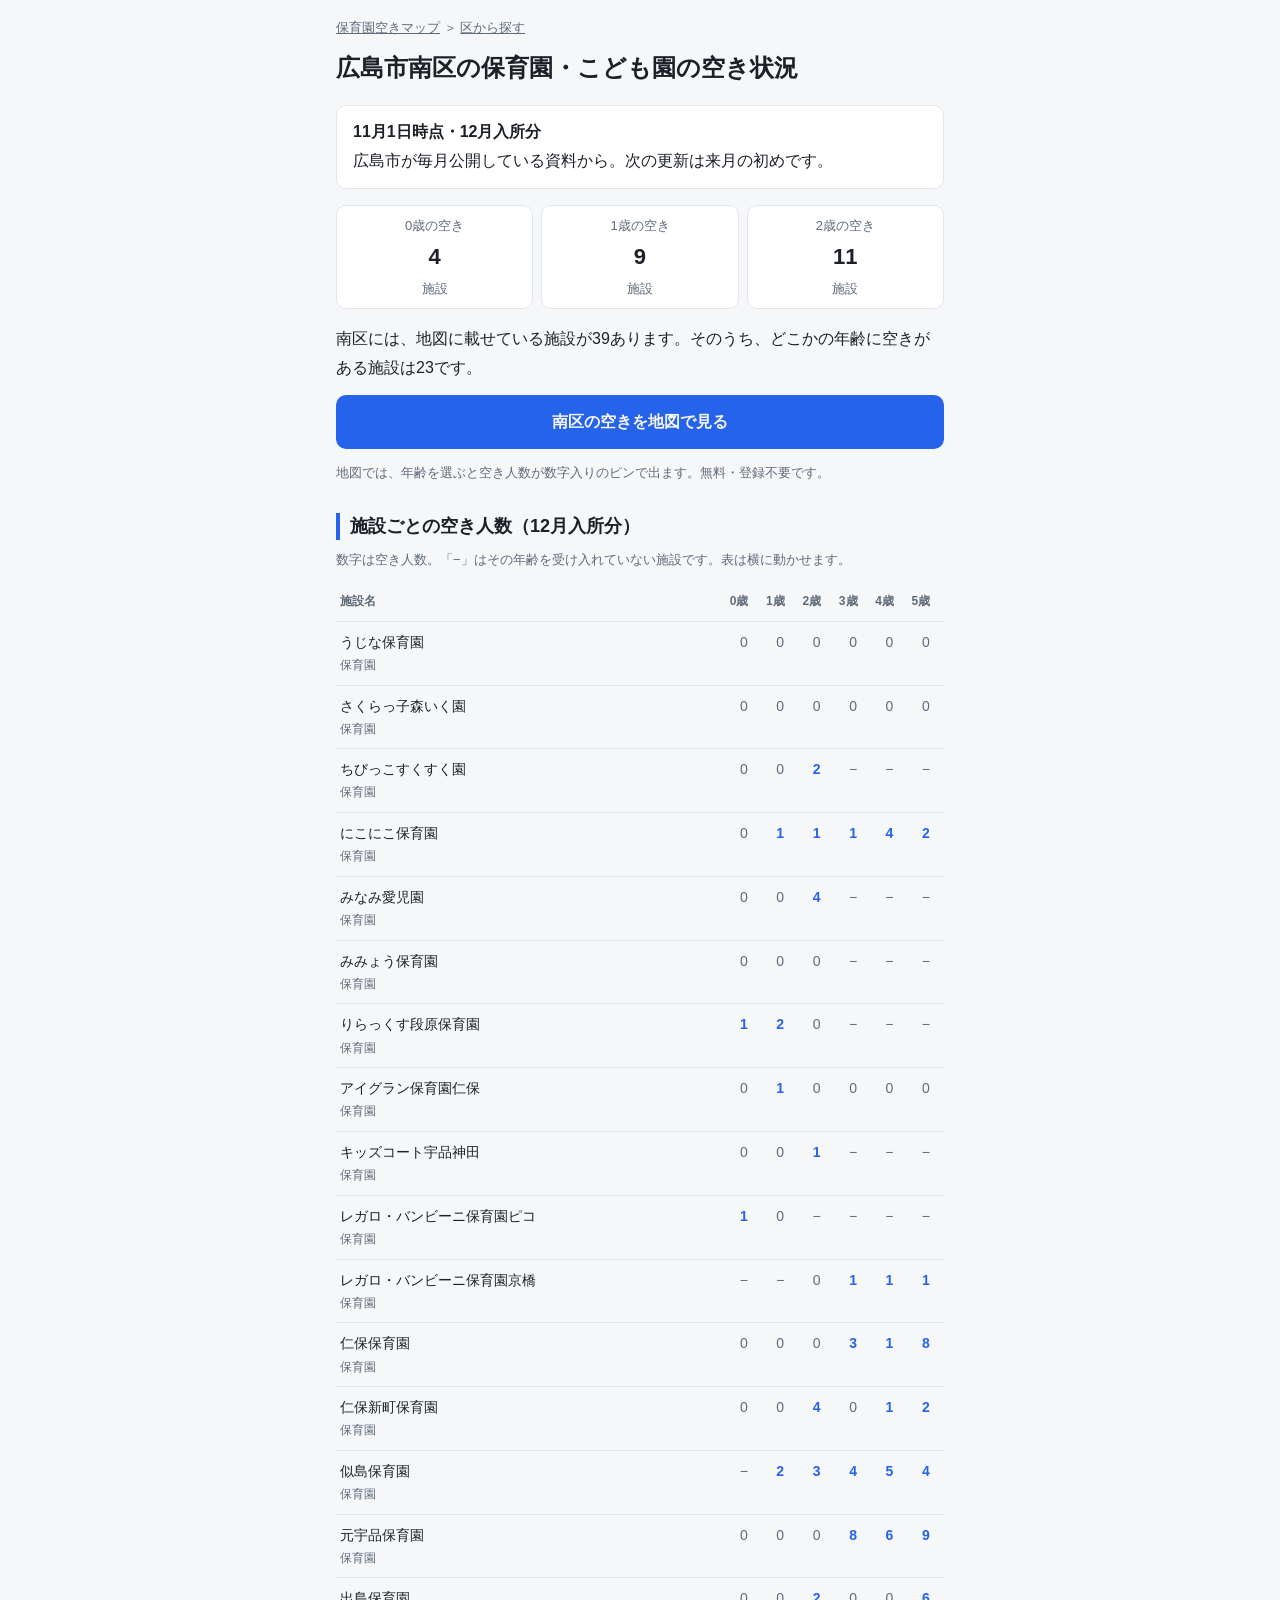
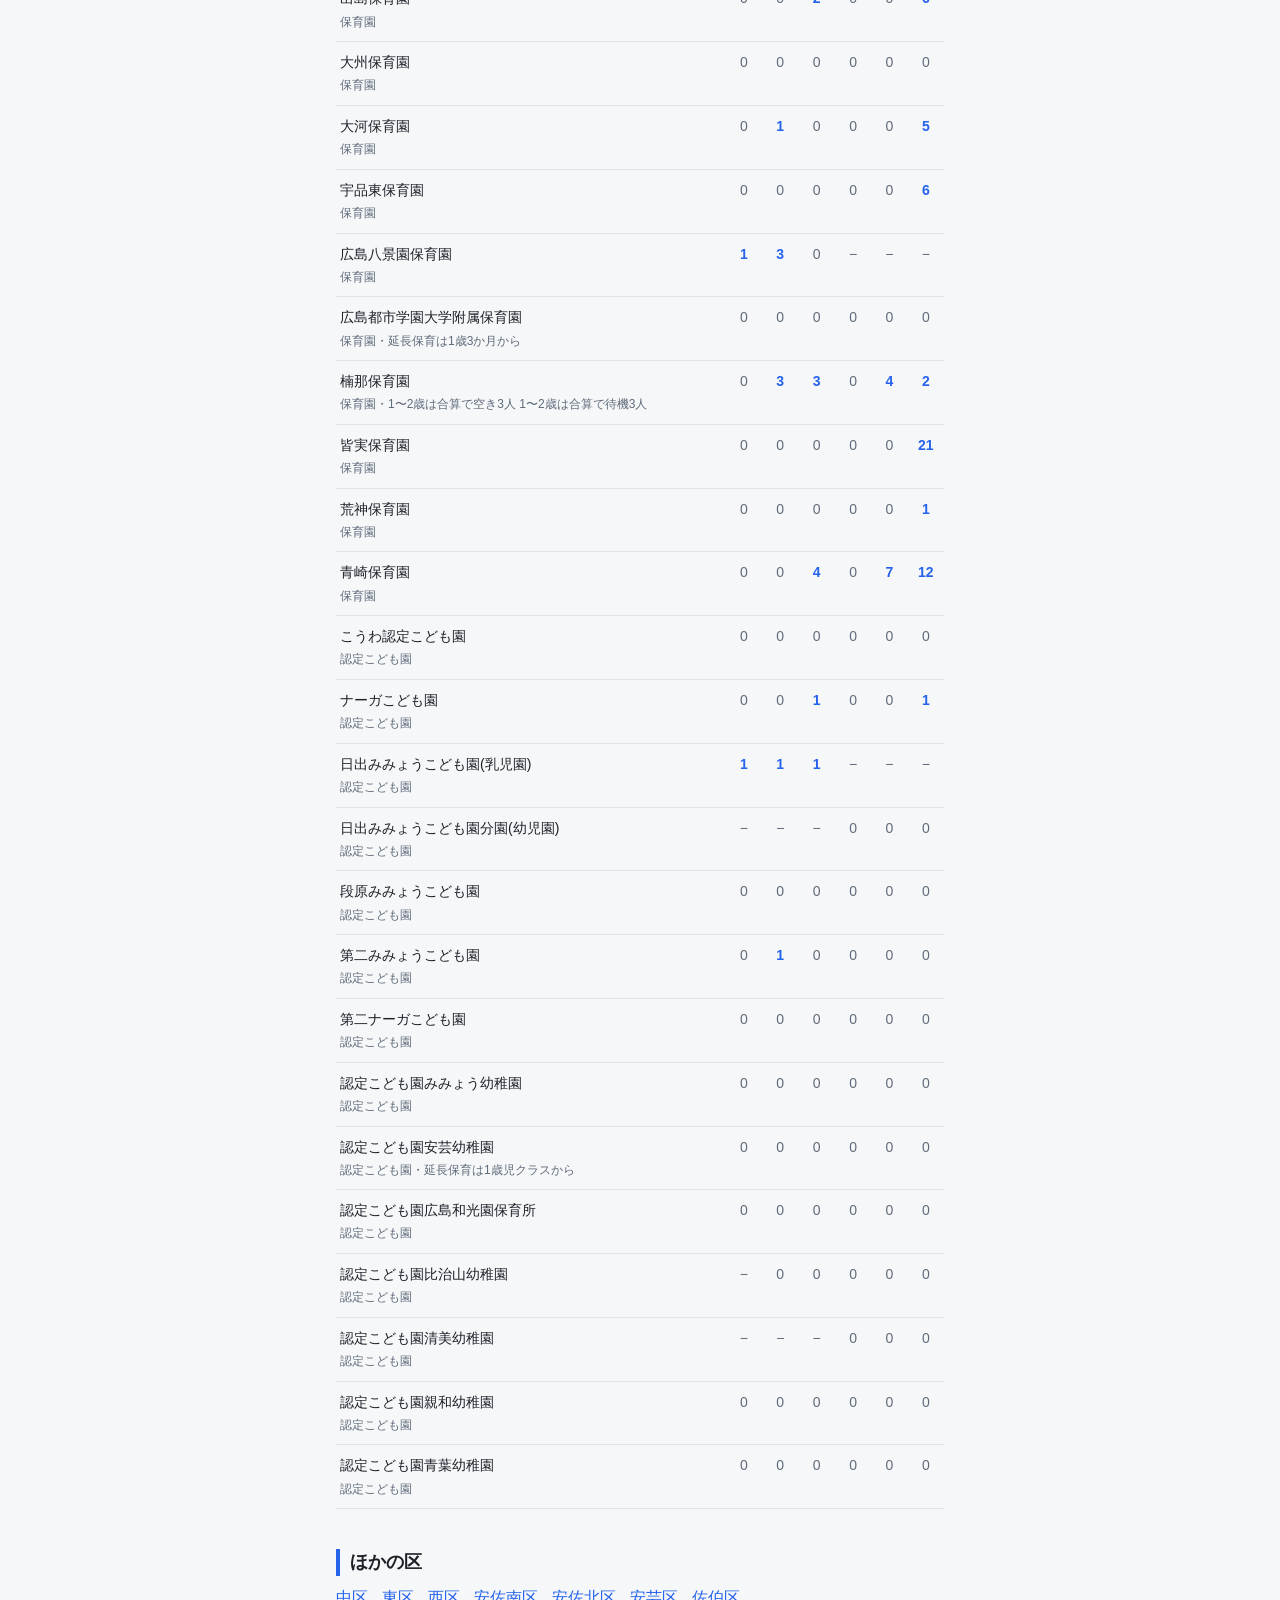
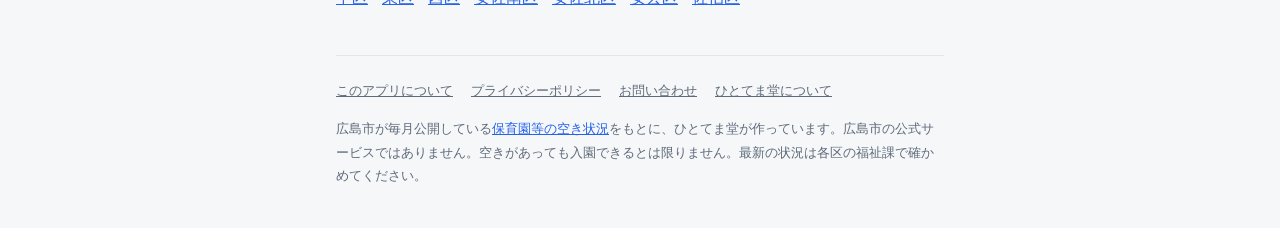
<file: web/ku/minami.html>
<!doctype html>
<html lang="ja">
<head>
<meta charset="utf-8">
<meta name="viewport" content="width=device-width, initial-scale=1, viewport-fit=cover">
<title>南区の保育園 空き状況（12月入所分）｜広島市 保育園空きマップ</title>
<meta name="description" content="広島市南区の保育園・認定こども園など39施設の空き状況（11月1日時点・12月入所分）。0歳の空きがある施設は4、1歳は9、2歳は11。年齢ごとの空き人数を一覧と地図で見られます（非公式・毎月更新）。">
<link rel="canonical" href="https://hitotema-do.github.io/hoikuen-map/ku/minami.html">
<meta property="og:type" content="article">
<meta property="og:locale" content="ja_JP">
<meta property="og:site_name" content="広島市 保育園空きマップ">
<meta property="og:title" content="南区の保育園 空き状況（12月入所分）｜広島市 保育園空きマップ">
<meta property="og:description" content="広島市南区の保育園・認定こども園など39施設の空き状況（11月1日時点・12月入所分）。0歳の空きがある施設は4、1歳は9、2歳は11。年齢ごとの空き人数を一覧と地図で見られます（非公式・毎月更新）。">
<meta property="og:url" content="https://hitotema-do.github.io/hoikuen-map/ku/minami.html">
<meta property="og:image" content="https://hitotema-do.github.io/hoikuen-map/og.png">
<meta name="twitter:card" content="summary_large_image">
<link rel="icon" href="../icon.svg" type="image/svg+xml">
<link rel="stylesheet" href="../pages.css">
<style>
.crumb { font-size: 13px; color: var(--sub); }
.crumb a { color: var(--sub); }
.asof { background: var(--card); border: 1px solid var(--line); border-radius: 10px; padding: 12px 16px; margin: 0 0 16px; }
.sum { display: grid; grid-template-columns: repeat(3, 1fr); gap: 8px; margin: 0 0 16px; }
.sum div { background: var(--card); border: 1px solid var(--line); border-radius: 10px; padding: 8px; text-align: center; font-size: 13px; color: var(--sub); }
.sum b { display: block; font-size: 22px; color: var(--ink); }
.small { font-size: 13px; color: var(--sub); }
.tbl { overflow-x: auto; }
.tbl table { font-size: 14px; min-width: 520px; }
.tbl th, .tbl td { padding: 8px 4px; }
.tbl th { width: auto; font-size: 12px; color: var(--sub); }
.tbl td.ok, .tbl td.zero, .tbl td.na { text-align: center; width: 2.6em; }
.tbl td.ok { font-weight: 700; color: var(--accent); }
.tbl td.zero, .tbl td.na { color: var(--sub); }
.tbl .t { display: block; font-size: 12px; color: var(--sub); }
.links { display: flex; flex-wrap: wrap; gap: 6px 14px; list-style: none; padding: 0; }
</style>
<script>
(function () {
  try {
    if (localStorage.getItem("hitotema.count.off")) return;
    var APP = "hoikuen", KEY = "hitotema.page." + APP;
    var page = decodeURIComponent(location.pathname.split("/").pop().replace(/\.html$/, "")) || "index";
    var day = new Date(Date.now() + 9 * 3600e3).toISOString().slice(0, 10);
    var s = JSON.parse(localStorage.getItem(KEY) || "null");
    if (!s || s.d !== day) s = { d: day, p: [] };
    if (s.p.indexOf(page) >= 0) return;
    s.p.push(page);
    localStorage.setItem(KEY, JSON.stringify(s));
    var ref = ""; try { ref = new URL(document.referrer).hostname; if (ref === location.hostname) ref = "self"; } catch (e) {}
    navigator.sendBeacon("https://hitotema-count.hitotema-do.workers.dev/page",
      new Blob([JSON.stringify({ a: APP, p: page, r: ref })], { type: "text/plain" }));
  } catch (e) {}
})();
</script>
</head>
<body>
<div class="wrap">
  <p class="crumb"><a href="../">保育園空きマップ</a> ＞ <a href="./">区から探す</a></p>
  <h1>広島市南区の保育園・こども園の空き状況</h1>
  <p class="asof"><strong>11月1日時点・12月入所分</strong><br>広島市が毎月公開している資料から。次の更新は来月の初めです。</p>
  <div class="sum">
    <div>0歳の空き<b>4</b>施設</div>
    <div>1歳の空き<b>9</b>施設</div>
    <div>2歳の空き<b>11</b>施設</div>
  </div>
  <p>南区には、地図に載せている施設が39あります。そのうち、どこかの年齢に空きがある施設は23です。</p>
  <p><a class="btn" href="../?from=ku&amp;ward=%E5%8D%97%E5%8C%BA">南区の空きを地図で見る</a></p>
  <p class="small">地図では、年齢を選ぶと空き人数が数字入りのピンで出ます。無料・登録不要です。</p>
  <h2>施設ごとの空き人数（12月入所分）</h2>
  <p class="small">数字は空き人数。「−」はその年齢を受け入れていない施設です。表は横に動かせます。</p>
  <div class="tbl"><table>
    <thead><tr><th>施設名</th><th>0歳</th><th>1歳</th><th>2歳</th><th>3歳</th><th>4歳</th><th>5歳</th></tr></thead>
    <tbody><tr><td>うじな保育園<span class="t">保育園</span></td><td class="zero">0</td><td class="zero">0</td><td class="zero">0</td><td class="zero">0</td><td class="zero">0</td><td class="zero">0</td></tr><tr><td>さくらっ子森いく園<span class="t">保育園</span></td><td class="zero">0</td><td class="zero">0</td><td class="zero">0</td><td class="zero">0</td><td class="zero">0</td><td class="zero">0</td></tr><tr><td>ちびっこすくすく園<span class="t">保育園</span></td><td class="zero">0</td><td class="zero">0</td><td class="ok">2</td><td class="na">−</td><td class="na">−</td><td class="na">−</td></tr><tr><td>にこにこ保育園<span class="t">保育園</span></td><td class="zero">0</td><td class="ok">1</td><td class="ok">1</td><td class="ok">1</td><td class="ok">4</td><td class="ok">2</td></tr><tr><td>みなみ愛児園<span class="t">保育園</span></td><td class="zero">0</td><td class="zero">0</td><td class="ok">4</td><td class="na">−</td><td class="na">−</td><td class="na">−</td></tr><tr><td>みみょう保育園<span class="t">保育園</span></td><td class="zero">0</td><td class="zero">0</td><td class="zero">0</td><td class="na">−</td><td class="na">−</td><td class="na">−</td></tr><tr><td>りらっくす段原保育園<span class="t">保育園</span></td><td class="ok">1</td><td class="ok">2</td><td class="zero">0</td><td class="na">−</td><td class="na">−</td><td class="na">−</td></tr><tr><td>アイグラン保育園仁保<span class="t">保育園</span></td><td class="zero">0</td><td class="ok">1</td><td class="zero">0</td><td class="zero">0</td><td class="zero">0</td><td class="zero">0</td></tr><tr><td>キッズコート宇品神田<span class="t">保育園</span></td><td class="zero">0</td><td class="zero">0</td><td class="ok">1</td><td class="na">−</td><td class="na">−</td><td class="na">−</td></tr><tr><td>レガロ・バンビーニ保育園ピコ<span class="t">保育園</span></td><td class="ok">1</td><td class="zero">0</td><td class="na">−</td><td class="na">−</td><td class="na">−</td><td class="na">−</td></tr><tr><td>レガロ・バンビーニ保育園京橋<span class="t">保育園</span></td><td class="na">−</td><td class="na">−</td><td class="zero">0</td><td class="ok">1</td><td class="ok">1</td><td class="ok">1</td></tr><tr><td>仁保保育園<span class="t">保育園</span></td><td class="zero">0</td><td class="zero">0</td><td class="zero">0</td><td class="ok">3</td><td class="ok">1</td><td class="ok">8</td></tr><tr><td>仁保新町保育園<span class="t">保育園</span></td><td class="zero">0</td><td class="zero">0</td><td class="ok">4</td><td class="zero">0</td><td class="ok">1</td><td class="ok">2</td></tr><tr><td>似島保育園<span class="t">保育園</span></td><td class="na">−</td><td class="ok">2</td><td class="ok">3</td><td class="ok">4</td><td class="ok">5</td><td class="ok">4</td></tr><tr><td>元宇品保育園<span class="t">保育園</span></td><td class="zero">0</td><td class="zero">0</td><td class="zero">0</td><td class="ok">8</td><td class="ok">6</td><td class="ok">9</td></tr><tr><td>出島保育園<span class="t">保育園</span></td><td class="zero">0</td><td class="zero">0</td><td class="ok">2</td><td class="zero">0</td><td class="zero">0</td><td class="ok">6</td></tr><tr><td>大州保育園<span class="t">保育園</span></td><td class="zero">0</td><td class="zero">0</td><td class="zero">0</td><td class="zero">0</td><td class="zero">0</td><td class="zero">0</td></tr><tr><td>大河保育園<span class="t">保育園</span></td><td class="zero">0</td><td class="ok">1</td><td class="zero">0</td><td class="zero">0</td><td class="zero">0</td><td class="ok">5</td></tr><tr><td>宇品東保育園<span class="t">保育園</span></td><td class="zero">0</td><td class="zero">0</td><td class="zero">0</td><td class="zero">0</td><td class="zero">0</td><td class="ok">6</td></tr><tr><td>広島八景園保育園<span class="t">保育園</span></td><td class="ok">1</td><td class="ok">3</td><td class="zero">0</td><td class="na">−</td><td class="na">−</td><td class="na">−</td></tr><tr><td>広島都市学園大学附属保育園<span class="t">保育園・延長保育は1歳3か月から</span></td><td class="zero">0</td><td class="zero">0</td><td class="zero">0</td><td class="zero">0</td><td class="zero">0</td><td class="zero">0</td></tr><tr><td>楠那保育園<span class="t">保育園・1〜2歳は合算で空き3人 1〜2歳は合算で待機3人</span></td><td class="zero">0</td><td class="ok">3</td><td class="ok">3</td><td class="zero">0</td><td class="ok">4</td><td class="ok">2</td></tr><tr><td>皆実保育園<span class="t">保育園</span></td><td class="zero">0</td><td class="zero">0</td><td class="zero">0</td><td class="zero">0</td><td class="zero">0</td><td class="ok">21</td></tr><tr><td>荒神保育園<span class="t">保育園</span></td><td class="zero">0</td><td class="zero">0</td><td class="zero">0</td><td class="zero">0</td><td class="zero">0</td><td class="ok">1</td></tr><tr><td>青崎保育園<span class="t">保育園</span></td><td class="zero">0</td><td class="zero">0</td><td class="ok">4</td><td class="zero">0</td><td class="ok">7</td><td class="ok">12</td></tr><tr><td>こうわ認定こども園<span class="t">認定こども園</span></td><td class="zero">0</td><td class="zero">0</td><td class="zero">0</td><td class="zero">0</td><td class="zero">0</td><td class="zero">0</td></tr><tr><td>ナーガこども園<span class="t">認定こども園</span></td><td class="zero">0</td><td class="zero">0</td><td class="ok">1</td><td class="zero">0</td><td class="zero">0</td><td class="ok">1</td></tr><tr><td>日出みみょうこども園(乳児園)<span class="t">認定こども園</span></td><td class="ok">1</td><td class="ok">1</td><td class="ok">1</td><td class="na">−</td><td class="na">−</td><td class="na">−</td></tr><tr><td>日出みみょうこども園分園(幼児園)<span class="t">認定こども園</span></td><td class="na">−</td><td class="na">−</td><td class="na">−</td><td class="zero">0</td><td class="zero">0</td><td class="zero">0</td></tr><tr><td>段原みみょうこども園<span class="t">認定こども園</span></td><td class="zero">0</td><td class="zero">0</td><td class="zero">0</td><td class="zero">0</td><td class="zero">0</td><td class="zero">0</td></tr><tr><td>第二みみょうこども園<span class="t">認定こども園</span></td><td class="zero">0</td><td class="ok">1</td><td class="zero">0</td><td class="zero">0</td><td class="zero">0</td><td class="zero">0</td></tr><tr><td>第二ナーガこども園<span class="t">認定こども園</span></td><td class="zero">0</td><td class="zero">0</td><td class="zero">0</td><td class="zero">0</td><td class="zero">0</td><td class="zero">0</td></tr><tr><td>認定こども園みみょう幼稚園<span class="t">認定こども園</span></td><td class="zero">0</td><td class="zero">0</td><td class="zero">0</td><td class="zero">0</td><td class="zero">0</td><td class="zero">0</td></tr><tr><td>認定こども園安芸幼稚園<span class="t">認定こども園・延長保育は1歳児クラスから</span></td><td class="zero">0</td><td class="zero">0</td><td class="zero">0</td><td class="zero">0</td><td class="zero">0</td><td class="zero">0</td></tr><tr><td>認定こども園広島和光園保育所<span class="t">認定こども園</span></td><td class="zero">0</td><td class="zero">0</td><td class="zero">0</td><td class="zero">0</td><td class="zero">0</td><td class="zero">0</td></tr><tr><td>認定こども園比治山幼稚園<span class="t">認定こども園</span></td><td class="na">−</td><td class="zero">0</td><td class="zero">0</td><td class="zero">0</td><td class="zero">0</td><td class="zero">0</td></tr><tr><td>認定こども園清美幼稚園<span class="t">認定こども園</span></td><td class="na">−</td><td class="na">−</td><td class="na">−</td><td class="zero">0</td><td class="zero">0</td><td class="zero">0</td></tr><tr><td>認定こども園親和幼稚園<span class="t">認定こども園</span></td><td class="zero">0</td><td class="zero">0</td><td class="zero">0</td><td class="zero">0</td><td class="zero">0</td><td class="zero">0</td></tr><tr><td>認定こども園青葉幼稚園<span class="t">認定こども園</span></td><td class="zero">0</td><td class="zero">0</td><td class="zero">0</td><td class="zero">0</td><td class="zero">0</td><td class="zero">0</td></tr></tbody>
  </table></div>
  <h2>ほかの区</h2>
  <ul class="links"><li><a href="naka.html">中区</a></li><li><a href="higashi.html">東区</a></li><li><a href="nishi.html">西区</a></li><li><a href="asaminami.html">安佐南区</a></li><li><a href="asakita.html">安佐北区</a></li><li><a href="aki.html">安芸区</a></li><li><a href="saeki.html">佐伯区</a></li></ul>
  <div class="foot">
    <nav aria-label="運営情報">
      <a href="../about.html">このアプリについて</a>
      <a href="../privacy.html">プライバシーポリシー</a>
      <a href="../contact.html">お問い合わせ</a>
      <a href="../hitotema.html">ひとてま堂について</a>
    </nav>
    <p>広島市が毎月公開している<a href="https://www.city.hiroshima.lg.jp/living/kosodate/1021251/1025847/1023646.html" rel="noopener">保育園等の空き状況</a>をもとに、ひとてま堂が作っています。広島市の公式サービスではありません。空きがあっても入園できるとは限りません。最新の状況は各区の福祉課で確かめてください。</p>
  </div>
</div>
</body>
</html>
</file>
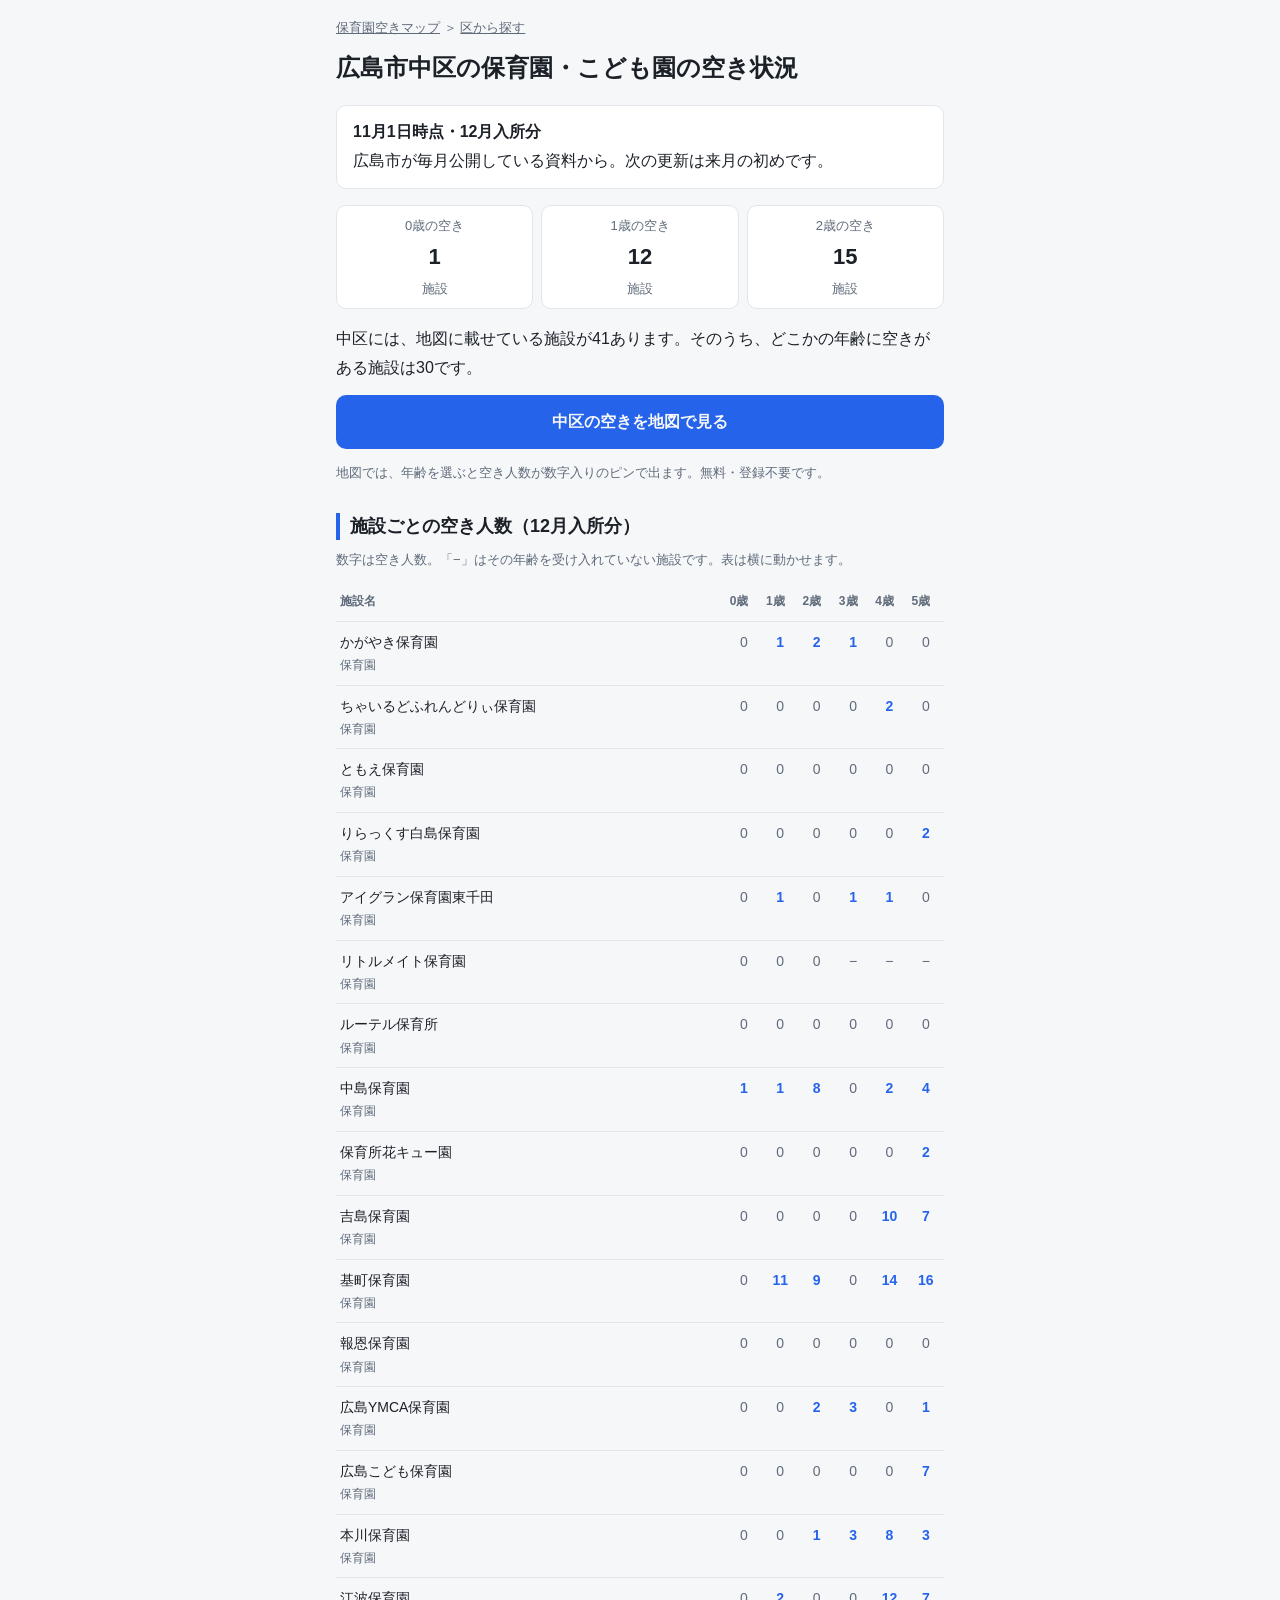
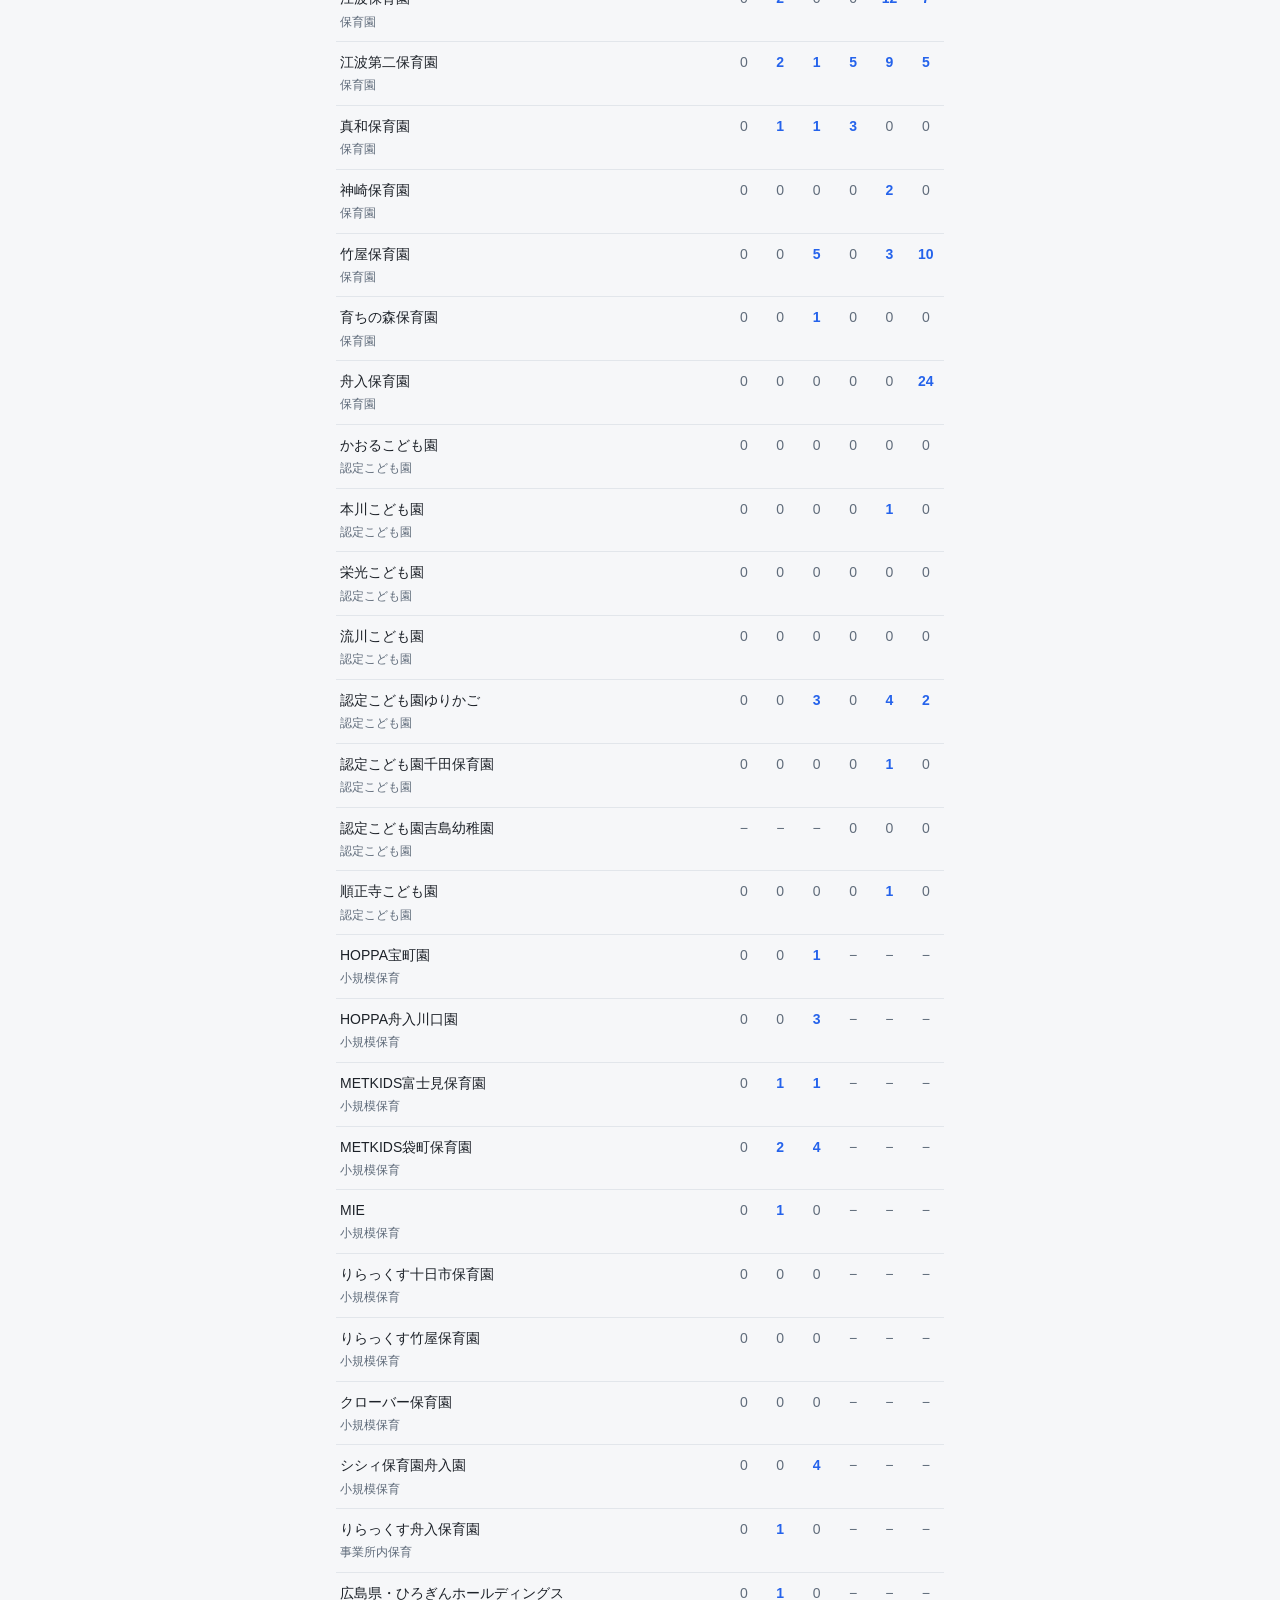
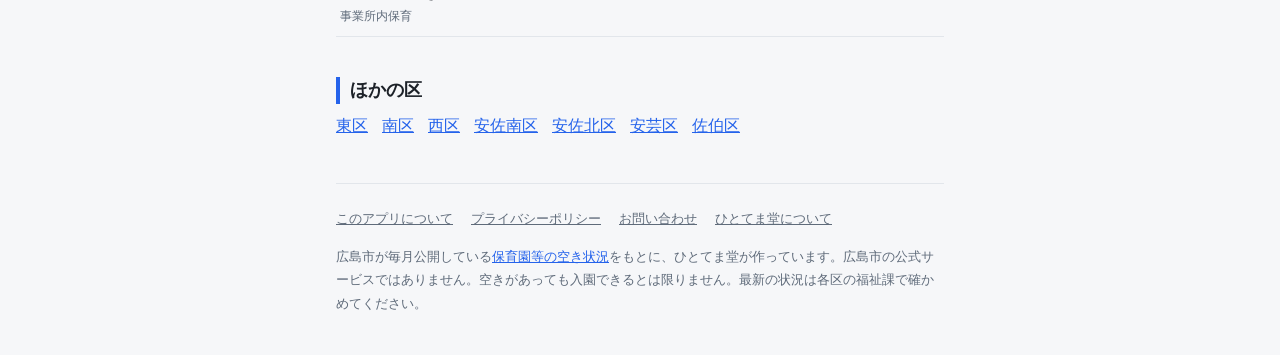
<file: web/ku/naka.html>
<!doctype html>
<html lang="ja">
<head>
<meta charset="utf-8">
<meta name="viewport" content="width=device-width, initial-scale=1, viewport-fit=cover">
<title>中区の保育園 空き状況（12月入所分）｜広島市 保育園空きマップ</title>
<meta name="description" content="広島市中区の保育園・認定こども園など41施設の空き状況（11月1日時点・12月入所分）。0歳の空きがある施設は1、1歳は12、2歳は15。年齢ごとの空き人数を一覧と地図で見られます（非公式・毎月更新）。">
<link rel="canonical" href="https://hitotema-do.github.io/hoikuen-map/ku/naka.html">
<meta property="og:type" content="article">
<meta property="og:locale" content="ja_JP">
<meta property="og:site_name" content="広島市 保育園空きマップ">
<meta property="og:title" content="中区の保育園 空き状況（12月入所分）｜広島市 保育園空きマップ">
<meta property="og:description" content="広島市中区の保育園・認定こども園など41施設の空き状況（11月1日時点・12月入所分）。0歳の空きがある施設は1、1歳は12、2歳は15。年齢ごとの空き人数を一覧と地図で見られます（非公式・毎月更新）。">
<meta property="og:url" content="https://hitotema-do.github.io/hoikuen-map/ku/naka.html">
<meta property="og:image" content="https://hitotema-do.github.io/hoikuen-map/og.png">
<meta name="twitter:card" content="summary_large_image">
<link rel="icon" href="../icon.svg" type="image/svg+xml">
<link rel="stylesheet" href="../pages.css">
<style>
.crumb { font-size: 13px; color: var(--sub); }
.crumb a { color: var(--sub); }
.asof { background: var(--card); border: 1px solid var(--line); border-radius: 10px; padding: 12px 16px; margin: 0 0 16px; }
.sum { display: grid; grid-template-columns: repeat(3, 1fr); gap: 8px; margin: 0 0 16px; }
.sum div { background: var(--card); border: 1px solid var(--line); border-radius: 10px; padding: 8px; text-align: center; font-size: 13px; color: var(--sub); }
.sum b { display: block; font-size: 22px; color: var(--ink); }
.small { font-size: 13px; color: var(--sub); }
.tbl { overflow-x: auto; }
.tbl table { font-size: 14px; min-width: 520px; }
.tbl th, .tbl td { padding: 8px 4px; }
.tbl th { width: auto; font-size: 12px; color: var(--sub); }
.tbl td.ok, .tbl td.zero, .tbl td.na { text-align: center; width: 2.6em; }
.tbl td.ok { font-weight: 700; color: var(--accent); }
.tbl td.zero, .tbl td.na { color: var(--sub); }
.tbl .t { display: block; font-size: 12px; color: var(--sub); }
.links { display: flex; flex-wrap: wrap; gap: 6px 14px; list-style: none; padding: 0; }
</style>
<script>
(function () {
  try {
    if (localStorage.getItem("hitotema.count.off")) return;
    var APP = "hoikuen", KEY = "hitotema.page." + APP;
    var page = decodeURIComponent(location.pathname.split("/").pop().replace(/\.html$/, "")) || "index";
    var day = new Date(Date.now() + 9 * 3600e3).toISOString().slice(0, 10);
    var s = JSON.parse(localStorage.getItem(KEY) || "null");
    if (!s || s.d !== day) s = { d: day, p: [] };
    if (s.p.indexOf(page) >= 0) return;
    s.p.push(page);
    localStorage.setItem(KEY, JSON.stringify(s));
    var ref = ""; try { ref = new URL(document.referrer).hostname; if (ref === location.hostname) ref = "self"; } catch (e) {}
    navigator.sendBeacon("https://hitotema-count.hitotema-do.workers.dev/page",
      new Blob([JSON.stringify({ a: APP, p: page, r: ref })], { type: "text/plain" }));
  } catch (e) {}
})();
</script>
</head>
<body>
<div class="wrap">
  <p class="crumb"><a href="../">保育園空きマップ</a> ＞ <a href="./">区から探す</a></p>
  <h1>広島市中区の保育園・こども園の空き状況</h1>
  <p class="asof"><strong>11月1日時点・12月入所分</strong><br>広島市が毎月公開している資料から。次の更新は来月の初めです。</p>
  <div class="sum">
    <div>0歳の空き<b>1</b>施設</div>
    <div>1歳の空き<b>12</b>施設</div>
    <div>2歳の空き<b>15</b>施設</div>
  </div>
  <p>中区には、地図に載せている施設が41あります。そのうち、どこかの年齢に空きがある施設は30です。</p>
  <p><a class="btn" href="../?from=ku&amp;ward=%E4%B8%AD%E5%8C%BA">中区の空きを地図で見る</a></p>
  <p class="small">地図では、年齢を選ぶと空き人数が数字入りのピンで出ます。無料・登録不要です。</p>
  <h2>施設ごとの空き人数（12月入所分）</h2>
  <p class="small">数字は空き人数。「−」はその年齢を受け入れていない施設です。表は横に動かせます。</p>
  <div class="tbl"><table>
    <thead><tr><th>施設名</th><th>0歳</th><th>1歳</th><th>2歳</th><th>3歳</th><th>4歳</th><th>5歳</th></tr></thead>
    <tbody><tr><td>かがやき保育園<span class="t">保育園</span></td><td class="zero">0</td><td class="ok">1</td><td class="ok">2</td><td class="ok">1</td><td class="zero">0</td><td class="zero">0</td></tr><tr><td>ちゃいるどふれんどりぃ保育園<span class="t">保育園</span></td><td class="zero">0</td><td class="zero">0</td><td class="zero">0</td><td class="zero">0</td><td class="ok">2</td><td class="zero">0</td></tr><tr><td>ともえ保育園<span class="t">保育園</span></td><td class="zero">0</td><td class="zero">0</td><td class="zero">0</td><td class="zero">0</td><td class="zero">0</td><td class="zero">0</td></tr><tr><td>りらっくす白島保育園<span class="t">保育園</span></td><td class="zero">0</td><td class="zero">0</td><td class="zero">0</td><td class="zero">0</td><td class="zero">0</td><td class="ok">2</td></tr><tr><td>アイグラン保育園東千田<span class="t">保育園</span></td><td class="zero">0</td><td class="ok">1</td><td class="zero">0</td><td class="ok">1</td><td class="ok">1</td><td class="zero">0</td></tr><tr><td>リトルメイト保育園<span class="t">保育園</span></td><td class="zero">0</td><td class="zero">0</td><td class="zero">0</td><td class="na">−</td><td class="na">−</td><td class="na">−</td></tr><tr><td>ルーテル保育所<span class="t">保育園</span></td><td class="zero">0</td><td class="zero">0</td><td class="zero">0</td><td class="zero">0</td><td class="zero">0</td><td class="zero">0</td></tr><tr><td>中島保育園<span class="t">保育園</span></td><td class="ok">1</td><td class="ok">1</td><td class="ok">8</td><td class="zero">0</td><td class="ok">2</td><td class="ok">4</td></tr><tr><td>保育所花キュー園<span class="t">保育園</span></td><td class="zero">0</td><td class="zero">0</td><td class="zero">0</td><td class="zero">0</td><td class="zero">0</td><td class="ok">2</td></tr><tr><td>吉島保育園<span class="t">保育園</span></td><td class="zero">0</td><td class="zero">0</td><td class="zero">0</td><td class="zero">0</td><td class="ok">10</td><td class="ok">7</td></tr><tr><td>基町保育園<span class="t">保育園</span></td><td class="zero">0</td><td class="ok">11</td><td class="ok">9</td><td class="zero">0</td><td class="ok">14</td><td class="ok">16</td></tr><tr><td>報恩保育園<span class="t">保育園</span></td><td class="zero">0</td><td class="zero">0</td><td class="zero">0</td><td class="zero">0</td><td class="zero">0</td><td class="zero">0</td></tr><tr><td>広島YMCA保育園<span class="t">保育園</span></td><td class="zero">0</td><td class="zero">0</td><td class="ok">2</td><td class="ok">3</td><td class="zero">0</td><td class="ok">1</td></tr><tr><td>広島こども保育園<span class="t">保育園</span></td><td class="zero">0</td><td class="zero">0</td><td class="zero">0</td><td class="zero">0</td><td class="zero">0</td><td class="ok">7</td></tr><tr><td>本川保育園<span class="t">保育園</span></td><td class="zero">0</td><td class="zero">0</td><td class="ok">1</td><td class="ok">3</td><td class="ok">8</td><td class="ok">3</td></tr><tr><td>江波保育園<span class="t">保育園</span></td><td class="zero">0</td><td class="ok">2</td><td class="zero">0</td><td class="zero">0</td><td class="ok">12</td><td class="ok">7</td></tr><tr><td>江波第二保育園<span class="t">保育園</span></td><td class="zero">0</td><td class="ok">2</td><td class="ok">1</td><td class="ok">5</td><td class="ok">9</td><td class="ok">5</td></tr><tr><td>真和保育園<span class="t">保育園</span></td><td class="zero">0</td><td class="ok">1</td><td class="ok">1</td><td class="ok">3</td><td class="zero">0</td><td class="zero">0</td></tr><tr><td>神崎保育園<span class="t">保育園</span></td><td class="zero">0</td><td class="zero">0</td><td class="zero">0</td><td class="zero">0</td><td class="ok">2</td><td class="zero">0</td></tr><tr><td>竹屋保育園<span class="t">保育園</span></td><td class="zero">0</td><td class="zero">0</td><td class="ok">5</td><td class="zero">0</td><td class="ok">3</td><td class="ok">10</td></tr><tr><td>育ちの森保育園<span class="t">保育園</span></td><td class="zero">0</td><td class="zero">0</td><td class="ok">1</td><td class="zero">0</td><td class="zero">0</td><td class="zero">0</td></tr><tr><td>舟入保育園<span class="t">保育園</span></td><td class="zero">0</td><td class="zero">0</td><td class="zero">0</td><td class="zero">0</td><td class="zero">0</td><td class="ok">24</td></tr><tr><td>かおるこども園<span class="t">認定こども園</span></td><td class="zero">0</td><td class="zero">0</td><td class="zero">0</td><td class="zero">0</td><td class="zero">0</td><td class="zero">0</td></tr><tr><td>本川こども園<span class="t">認定こども園</span></td><td class="zero">0</td><td class="zero">0</td><td class="zero">0</td><td class="zero">0</td><td class="ok">1</td><td class="zero">0</td></tr><tr><td>栄光こども園<span class="t">認定こども園</span></td><td class="zero">0</td><td class="zero">0</td><td class="zero">0</td><td class="zero">0</td><td class="zero">0</td><td class="zero">0</td></tr><tr><td>流川こども園<span class="t">認定こども園</span></td><td class="zero">0</td><td class="zero">0</td><td class="zero">0</td><td class="zero">0</td><td class="zero">0</td><td class="zero">0</td></tr><tr><td>認定こども園ゆりかご<span class="t">認定こども園</span></td><td class="zero">0</td><td class="zero">0</td><td class="ok">3</td><td class="zero">0</td><td class="ok">4</td><td class="ok">2</td></tr><tr><td>認定こども園千田保育園<span class="t">認定こども園</span></td><td class="zero">0</td><td class="zero">0</td><td class="zero">0</td><td class="zero">0</td><td class="ok">1</td><td class="zero">0</td></tr><tr><td>認定こども園吉島幼稚園<span class="t">認定こども園</span></td><td class="na">−</td><td class="na">−</td><td class="na">−</td><td class="zero">0</td><td class="zero">0</td><td class="zero">0</td></tr><tr><td>順正寺こども園<span class="t">認定こども園</span></td><td class="zero">0</td><td class="zero">0</td><td class="zero">0</td><td class="zero">0</td><td class="ok">1</td><td class="zero">0</td></tr><tr><td>HOPPA宝町園<span class="t">小規模保育</span></td><td class="zero">0</td><td class="zero">0</td><td class="ok">1</td><td class="na">−</td><td class="na">−</td><td class="na">−</td></tr><tr><td>HOPPA舟入川口園<span class="t">小規模保育</span></td><td class="zero">0</td><td class="zero">0</td><td class="ok">3</td><td class="na">−</td><td class="na">−</td><td class="na">−</td></tr><tr><td>METKIDS富士見保育園<span class="t">小規模保育</span></td><td class="zero">0</td><td class="ok">1</td><td class="ok">1</td><td class="na">−</td><td class="na">−</td><td class="na">−</td></tr><tr><td>METKIDS袋町保育園<span class="t">小規模保育</span></td><td class="zero">0</td><td class="ok">2</td><td class="ok">4</td><td class="na">−</td><td class="na">−</td><td class="na">−</td></tr><tr><td>MIE<span class="t">小規模保育</span></td><td class="zero">0</td><td class="ok">1</td><td class="zero">0</td><td class="na">−</td><td class="na">−</td><td class="na">−</td></tr><tr><td>りらっくす十日市保育園<span class="t">小規模保育</span></td><td class="zero">0</td><td class="zero">0</td><td class="zero">0</td><td class="na">−</td><td class="na">−</td><td class="na">−</td></tr><tr><td>りらっくす竹屋保育園<span class="t">小規模保育</span></td><td class="zero">0</td><td class="zero">0</td><td class="zero">0</td><td class="na">−</td><td class="na">−</td><td class="na">−</td></tr><tr><td>クローバー保育園<span class="t">小規模保育</span></td><td class="zero">0</td><td class="zero">0</td><td class="zero">0</td><td class="na">−</td><td class="na">−</td><td class="na">−</td></tr><tr><td>シシィ保育園舟入園<span class="t">小規模保育</span></td><td class="zero">0</td><td class="zero">0</td><td class="ok">4</td><td class="na">−</td><td class="na">−</td><td class="na">−</td></tr><tr><td>りらっくす舟入保育園<span class="t">事業所内保育</span></td><td class="zero">0</td><td class="ok">1</td><td class="zero">0</td><td class="na">−</td><td class="na">−</td><td class="na">−</td></tr><tr><td>広島県・ひろぎんホールディングス<span class="t">事業所内保育</span></td><td class="zero">0</td><td class="ok">1</td><td class="zero">0</td><td class="na">−</td><td class="na">−</td><td class="na">−</td></tr></tbody>
  </table></div>
  <h2>ほかの区</h2>
  <ul class="links"><li><a href="higashi.html">東区</a></li><li><a href="minami.html">南区</a></li><li><a href="nishi.html">西区</a></li><li><a href="asaminami.html">安佐南区</a></li><li><a href="asakita.html">安佐北区</a></li><li><a href="aki.html">安芸区</a></li><li><a href="saeki.html">佐伯区</a></li></ul>
  <div class="foot">
    <nav aria-label="運営情報">
      <a href="../about.html">このアプリについて</a>
      <a href="../privacy.html">プライバシーポリシー</a>
      <a href="../contact.html">お問い合わせ</a>
      <a href="../hitotema.html">ひとてま堂について</a>
    </nav>
    <p>広島市が毎月公開している<a href="https://www.city.hiroshima.lg.jp/living/kosodate/1021251/1025847/1023646.html" rel="noopener">保育園等の空き状況</a>をもとに、ひとてま堂が作っています。広島市の公式サービスではありません。空きがあっても入園できるとは限りません。最新の状況は各区の福祉課で確かめてください。</p>
  </div>
</div>
</body>
</html>
</file>
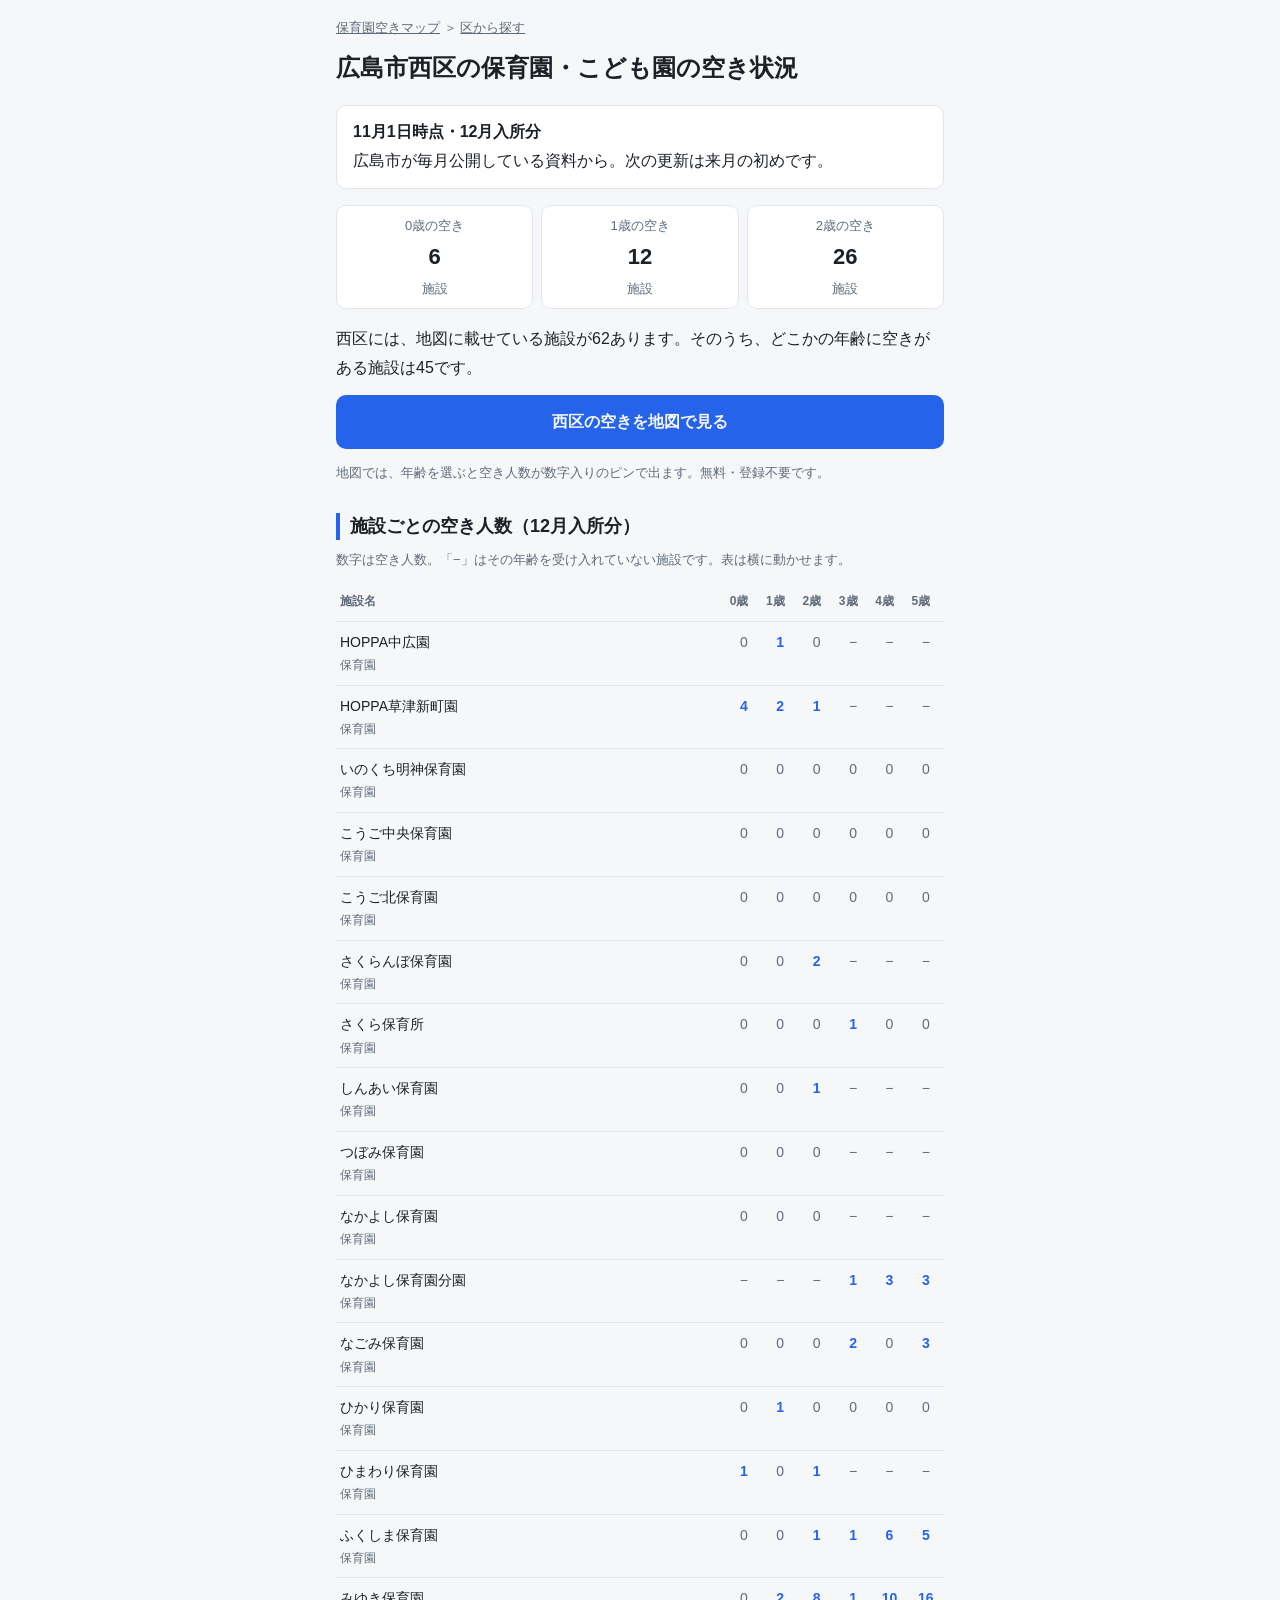
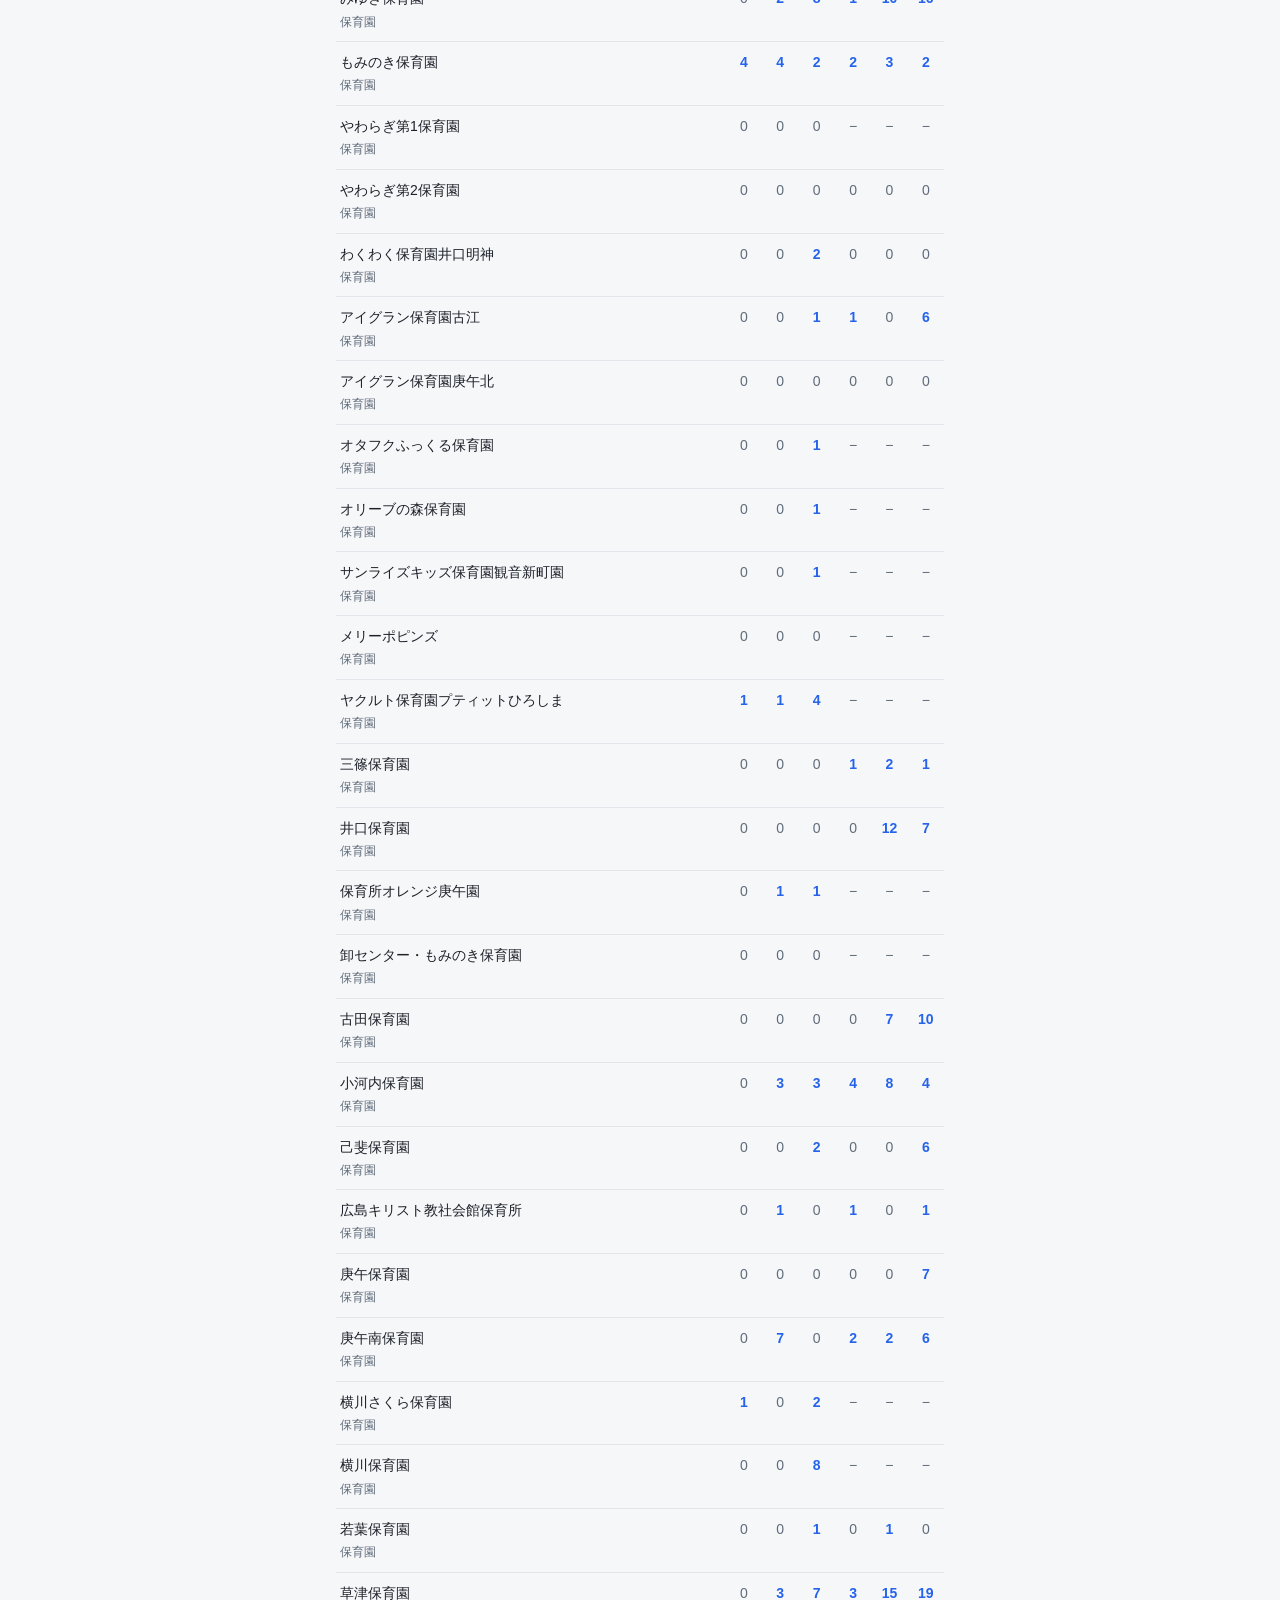
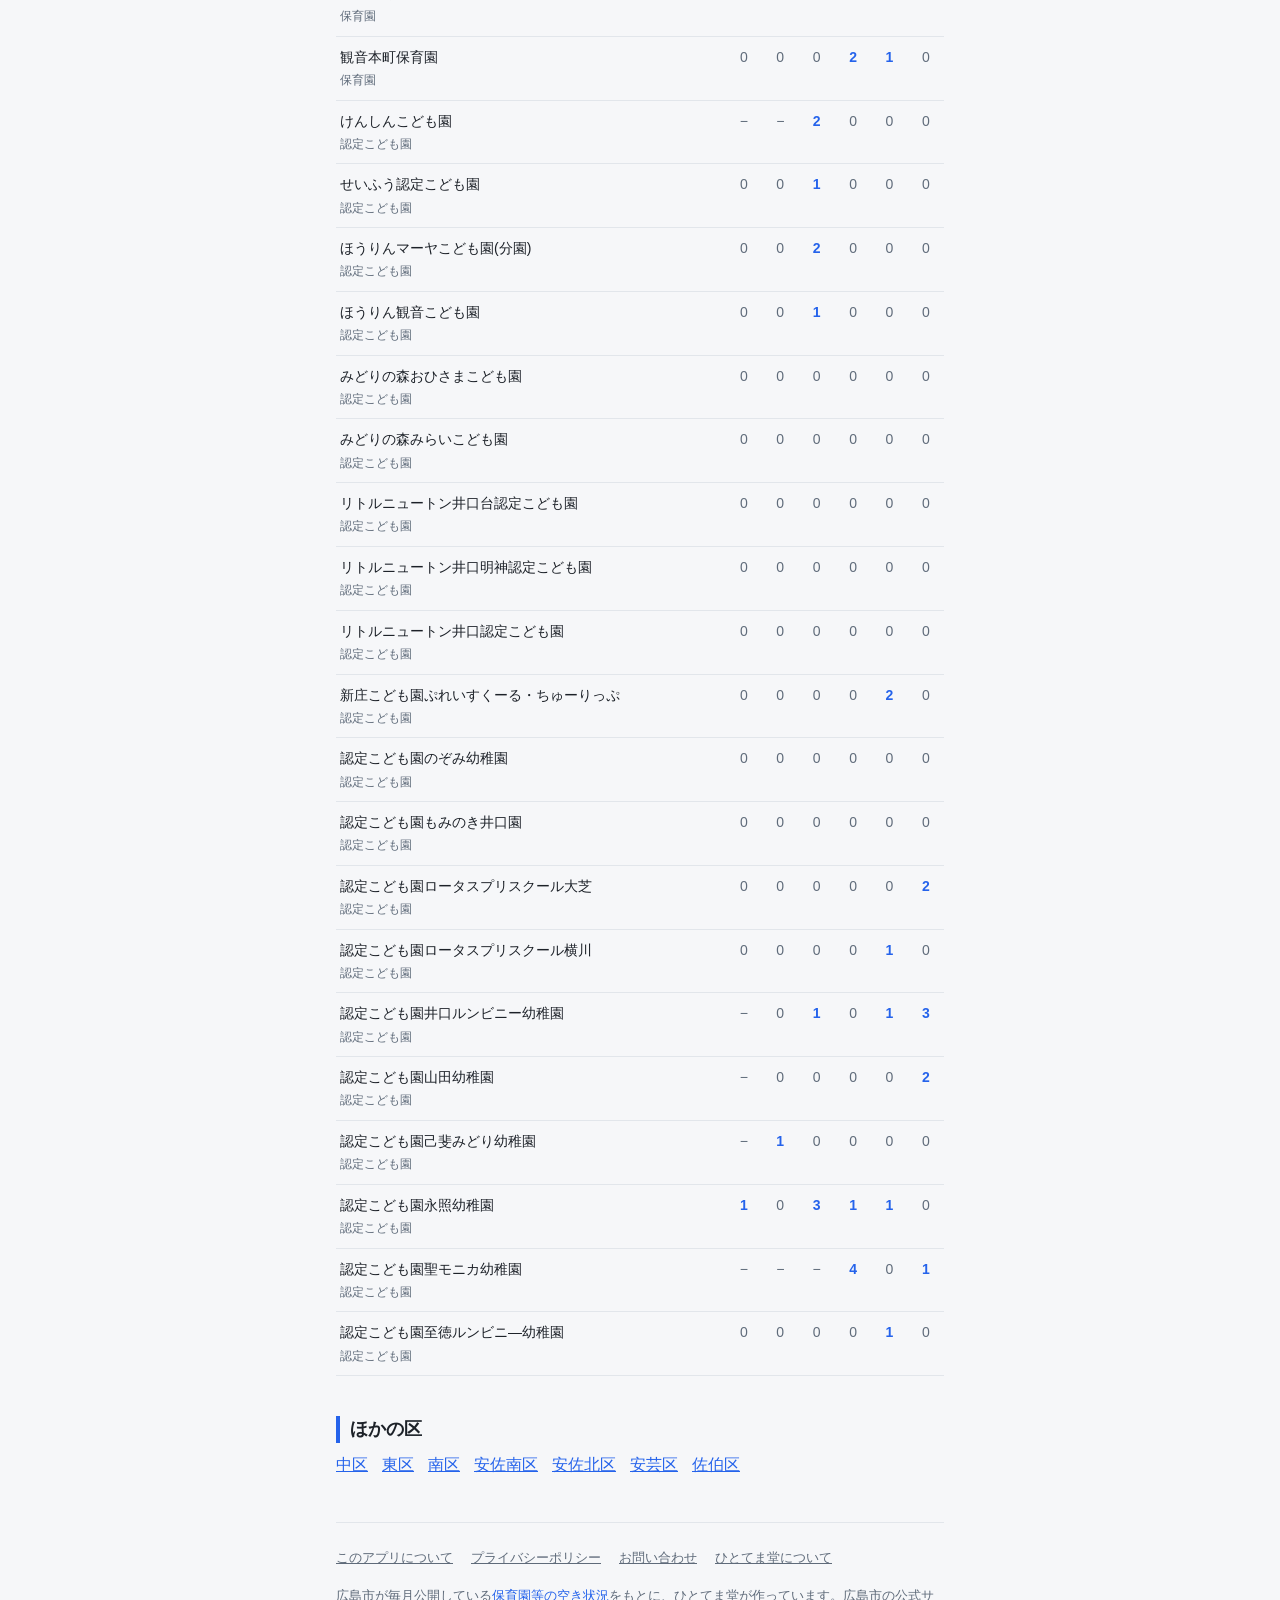
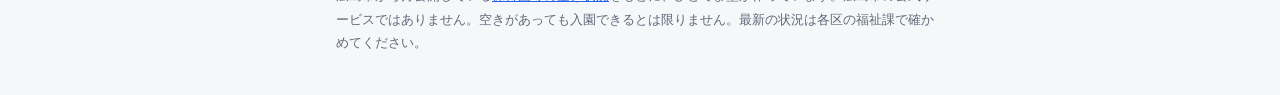
<file: web/ku/nishi.html>
<!doctype html>
<html lang="ja">
<head>
<meta charset="utf-8">
<meta name="viewport" content="width=device-width, initial-scale=1, viewport-fit=cover">
<title>西区の保育園 空き状況（12月入所分）｜広島市 保育園空きマップ</title>
<meta name="description" content="広島市西区の保育園・認定こども園など62施設の空き状況（11月1日時点・12月入所分）。0歳の空きがある施設は6、1歳は12、2歳は26。年齢ごとの空き人数を一覧と地図で見られます（非公式・毎月更新）。">
<link rel="canonical" href="https://hitotema-do.github.io/hoikuen-map/ku/nishi.html">
<meta property="og:type" content="article">
<meta property="og:locale" content="ja_JP">
<meta property="og:site_name" content="広島市 保育園空きマップ">
<meta property="og:title" content="西区の保育園 空き状況（12月入所分）｜広島市 保育園空きマップ">
<meta property="og:description" content="広島市西区の保育園・認定こども園など62施設の空き状況（11月1日時点・12月入所分）。0歳の空きがある施設は6、1歳は12、2歳は26。年齢ごとの空き人数を一覧と地図で見られます（非公式・毎月更新）。">
<meta property="og:url" content="https://hitotema-do.github.io/hoikuen-map/ku/nishi.html">
<meta property="og:image" content="https://hitotema-do.github.io/hoikuen-map/og.png">
<meta name="twitter:card" content="summary_large_image">
<link rel="icon" href="../icon.svg" type="image/svg+xml">
<link rel="stylesheet" href="../pages.css">
<style>
.crumb { font-size: 13px; color: var(--sub); }
.crumb a { color: var(--sub); }
.asof { background: var(--card); border: 1px solid var(--line); border-radius: 10px; padding: 12px 16px; margin: 0 0 16px; }
.sum { display: grid; grid-template-columns: repeat(3, 1fr); gap: 8px; margin: 0 0 16px; }
.sum div { background: var(--card); border: 1px solid var(--line); border-radius: 10px; padding: 8px; text-align: center; font-size: 13px; color: var(--sub); }
.sum b { display: block; font-size: 22px; color: var(--ink); }
.small { font-size: 13px; color: var(--sub); }
.tbl { overflow-x: auto; }
.tbl table { font-size: 14px; min-width: 520px; }
.tbl th, .tbl td { padding: 8px 4px; }
.tbl th { width: auto; font-size: 12px; color: var(--sub); }
.tbl td.ok, .tbl td.zero, .tbl td.na { text-align: center; width: 2.6em; }
.tbl td.ok { font-weight: 700; color: var(--accent); }
.tbl td.zero, .tbl td.na { color: var(--sub); }
.tbl .t { display: block; font-size: 12px; color: var(--sub); }
.links { display: flex; flex-wrap: wrap; gap: 6px 14px; list-style: none; padding: 0; }
</style>
<script>
(function () {
  try {
    if (localStorage.getItem("hitotema.count.off")) return;
    var APP = "hoikuen", KEY = "hitotema.page." + APP;
    var page = decodeURIComponent(location.pathname.split("/").pop().replace(/\.html$/, "")) || "index";
    var day = new Date(Date.now() + 9 * 3600e3).toISOString().slice(0, 10);
    var s = JSON.parse(localStorage.getItem(KEY) || "null");
    if (!s || s.d !== day) s = { d: day, p: [] };
    if (s.p.indexOf(page) >= 0) return;
    s.p.push(page);
    localStorage.setItem(KEY, JSON.stringify(s));
    var ref = ""; try { ref = new URL(document.referrer).hostname; if (ref === location.hostname) ref = "self"; } catch (e) {}
    navigator.sendBeacon("https://hitotema-count.hitotema-do.workers.dev/page",
      new Blob([JSON.stringify({ a: APP, p: page, r: ref })], { type: "text/plain" }));
  } catch (e) {}
})();
</script>
</head>
<body>
<div class="wrap">
  <p class="crumb"><a href="../">保育園空きマップ</a> ＞ <a href="./">区から探す</a></p>
  <h1>広島市西区の保育園・こども園の空き状況</h1>
  <p class="asof"><strong>11月1日時点・12月入所分</strong><br>広島市が毎月公開している資料から。次の更新は来月の初めです。</p>
  <div class="sum">
    <div>0歳の空き<b>6</b>施設</div>
    <div>1歳の空き<b>12</b>施設</div>
    <div>2歳の空き<b>26</b>施設</div>
  </div>
  <p>西区には、地図に載せている施設が62あります。そのうち、どこかの年齢に空きがある施設は45です。</p>
  <p><a class="btn" href="../?from=ku&amp;ward=%E8%A5%BF%E5%8C%BA">西区の空きを地図で見る</a></p>
  <p class="small">地図では、年齢を選ぶと空き人数が数字入りのピンで出ます。無料・登録不要です。</p>
  <h2>施設ごとの空き人数（12月入所分）</h2>
  <p class="small">数字は空き人数。「−」はその年齢を受け入れていない施設です。表は横に動かせます。</p>
  <div class="tbl"><table>
    <thead><tr><th>施設名</th><th>0歳</th><th>1歳</th><th>2歳</th><th>3歳</th><th>4歳</th><th>5歳</th></tr></thead>
    <tbody><tr><td>HOPPA中広園<span class="t">保育園</span></td><td class="zero">0</td><td class="ok">1</td><td class="zero">0</td><td class="na">−</td><td class="na">−</td><td class="na">−</td></tr><tr><td>HOPPA草津新町園<span class="t">保育園</span></td><td class="ok">4</td><td class="ok">2</td><td class="ok">1</td><td class="na">−</td><td class="na">−</td><td class="na">−</td></tr><tr><td>いのくち明神保育園<span class="t">保育園</span></td><td class="zero">0</td><td class="zero">0</td><td class="zero">0</td><td class="zero">0</td><td class="zero">0</td><td class="zero">0</td></tr><tr><td>こうご中央保育園<span class="t">保育園</span></td><td class="zero">0</td><td class="zero">0</td><td class="zero">0</td><td class="zero">0</td><td class="zero">0</td><td class="zero">0</td></tr><tr><td>こうご北保育園<span class="t">保育園</span></td><td class="zero">0</td><td class="zero">0</td><td class="zero">0</td><td class="zero">0</td><td class="zero">0</td><td class="zero">0</td></tr><tr><td>さくらんぼ保育園<span class="t">保育園</span></td><td class="zero">0</td><td class="zero">0</td><td class="ok">2</td><td class="na">−</td><td class="na">−</td><td class="na">−</td></tr><tr><td>さくら保育所<span class="t">保育園</span></td><td class="zero">0</td><td class="zero">0</td><td class="zero">0</td><td class="ok">1</td><td class="zero">0</td><td class="zero">0</td></tr><tr><td>しんあい保育園<span class="t">保育園</span></td><td class="zero">0</td><td class="zero">0</td><td class="ok">1</td><td class="na">−</td><td class="na">−</td><td class="na">−</td></tr><tr><td>つぼみ保育園<span class="t">保育園</span></td><td class="zero">0</td><td class="zero">0</td><td class="zero">0</td><td class="na">−</td><td class="na">−</td><td class="na">−</td></tr><tr><td>なかよし保育園<span class="t">保育園</span></td><td class="zero">0</td><td class="zero">0</td><td class="zero">0</td><td class="na">−</td><td class="na">−</td><td class="na">−</td></tr><tr><td>なかよし保育園分園<span class="t">保育園</span></td><td class="na">−</td><td class="na">−</td><td class="na">−</td><td class="ok">1</td><td class="ok">3</td><td class="ok">3</td></tr><tr><td>なごみ保育園<span class="t">保育園</span></td><td class="zero">0</td><td class="zero">0</td><td class="zero">0</td><td class="ok">2</td><td class="zero">0</td><td class="ok">3</td></tr><tr><td>ひかり保育園<span class="t">保育園</span></td><td class="zero">0</td><td class="ok">1</td><td class="zero">0</td><td class="zero">0</td><td class="zero">0</td><td class="zero">0</td></tr><tr><td>ひまわり保育園<span class="t">保育園</span></td><td class="ok">1</td><td class="zero">0</td><td class="ok">1</td><td class="na">−</td><td class="na">−</td><td class="na">−</td></tr><tr><td>ふくしま保育園<span class="t">保育園</span></td><td class="zero">0</td><td class="zero">0</td><td class="ok">1</td><td class="ok">1</td><td class="ok">6</td><td class="ok">5</td></tr><tr><td>みゆき保育園<span class="t">保育園</span></td><td class="zero">0</td><td class="ok">2</td><td class="ok">8</td><td class="ok">1</td><td class="ok">10</td><td class="ok">16</td></tr><tr><td>もみのき保育園<span class="t">保育園</span></td><td class="ok">4</td><td class="ok">4</td><td class="ok">2</td><td class="ok">2</td><td class="ok">3</td><td class="ok">2</td></tr><tr><td>やわらぎ第1保育園<span class="t">保育園</span></td><td class="zero">0</td><td class="zero">0</td><td class="zero">0</td><td class="na">−</td><td class="na">−</td><td class="na">−</td></tr><tr><td>やわらぎ第2保育園<span class="t">保育園</span></td><td class="zero">0</td><td class="zero">0</td><td class="zero">0</td><td class="zero">0</td><td class="zero">0</td><td class="zero">0</td></tr><tr><td>わくわく保育園井口明神<span class="t">保育園</span></td><td class="zero">0</td><td class="zero">0</td><td class="ok">2</td><td class="zero">0</td><td class="zero">0</td><td class="zero">0</td></tr><tr><td>アイグラン保育園古江<span class="t">保育園</span></td><td class="zero">0</td><td class="zero">0</td><td class="ok">1</td><td class="ok">1</td><td class="zero">0</td><td class="ok">6</td></tr><tr><td>アイグラン保育園庚午北<span class="t">保育園</span></td><td class="zero">0</td><td class="zero">0</td><td class="zero">0</td><td class="zero">0</td><td class="zero">0</td><td class="zero">0</td></tr><tr><td>オタフクふっくる保育園<span class="t">保育園</span></td><td class="zero">0</td><td class="zero">0</td><td class="ok">1</td><td class="na">−</td><td class="na">−</td><td class="na">−</td></tr><tr><td>オリーブの森保育園<span class="t">保育園</span></td><td class="zero">0</td><td class="zero">0</td><td class="ok">1</td><td class="na">−</td><td class="na">−</td><td class="na">−</td></tr><tr><td>サンライズキッズ保育園観音新町園<span class="t">保育園</span></td><td class="zero">0</td><td class="zero">0</td><td class="ok">1</td><td class="na">−</td><td class="na">−</td><td class="na">−</td></tr><tr><td>メリーポピンズ<span class="t">保育園</span></td><td class="zero">0</td><td class="zero">0</td><td class="zero">0</td><td class="na">−</td><td class="na">−</td><td class="na">−</td></tr><tr><td>ヤクルト保育園プティットひろしま<span class="t">保育園</span></td><td class="ok">1</td><td class="ok">1</td><td class="ok">4</td><td class="na">−</td><td class="na">−</td><td class="na">−</td></tr><tr><td>三篠保育園<span class="t">保育園</span></td><td class="zero">0</td><td class="zero">0</td><td class="zero">0</td><td class="ok">1</td><td class="ok">2</td><td class="ok">1</td></tr><tr><td>井口保育園<span class="t">保育園</span></td><td class="zero">0</td><td class="zero">0</td><td class="zero">0</td><td class="zero">0</td><td class="ok">12</td><td class="ok">7</td></tr><tr><td>保育所オレンジ庚午園<span class="t">保育園</span></td><td class="zero">0</td><td class="ok">1</td><td class="ok">1</td><td class="na">−</td><td class="na">−</td><td class="na">−</td></tr><tr><td>卸センター・もみのき保育園<span class="t">保育園</span></td><td class="zero">0</td><td class="zero">0</td><td class="zero">0</td><td class="na">−</td><td class="na">−</td><td class="na">−</td></tr><tr><td>古田保育園<span class="t">保育園</span></td><td class="zero">0</td><td class="zero">0</td><td class="zero">0</td><td class="zero">0</td><td class="ok">7</td><td class="ok">10</td></tr><tr><td>小河内保育園<span class="t">保育園</span></td><td class="zero">0</td><td class="ok">3</td><td class="ok">3</td><td class="ok">4</td><td class="ok">8</td><td class="ok">4</td></tr><tr><td>己斐保育園<span class="t">保育園</span></td><td class="zero">0</td><td class="zero">0</td><td class="ok">2</td><td class="zero">0</td><td class="zero">0</td><td class="ok">6</td></tr><tr><td>広島キリスト教社会館保育所<span class="t">保育園</span></td><td class="zero">0</td><td class="ok">1</td><td class="zero">0</td><td class="ok">1</td><td class="zero">0</td><td class="ok">1</td></tr><tr><td>庚午保育園<span class="t">保育園</span></td><td class="zero">0</td><td class="zero">0</td><td class="zero">0</td><td class="zero">0</td><td class="zero">0</td><td class="ok">7</td></tr><tr><td>庚午南保育園<span class="t">保育園</span></td><td class="zero">0</td><td class="ok">7</td><td class="zero">0</td><td class="ok">2</td><td class="ok">2</td><td class="ok">6</td></tr><tr><td>横川さくら保育園<span class="t">保育園</span></td><td class="ok">1</td><td class="zero">0</td><td class="ok">2</td><td class="na">−</td><td class="na">−</td><td class="na">−</td></tr><tr><td>横川保育園<span class="t">保育園</span></td><td class="zero">0</td><td class="zero">0</td><td class="ok">8</td><td class="na">−</td><td class="na">−</td><td class="na">−</td></tr><tr><td>若葉保育園<span class="t">保育園</span></td><td class="zero">0</td><td class="zero">0</td><td class="ok">1</td><td class="zero">0</td><td class="ok">1</td><td class="zero">0</td></tr><tr><td>草津保育園<span class="t">保育園</span></td><td class="zero">0</td><td class="ok">3</td><td class="ok">7</td><td class="ok">3</td><td class="ok">15</td><td class="ok">19</td></tr><tr><td>観音本町保育園<span class="t">保育園</span></td><td class="zero">0</td><td class="zero">0</td><td class="zero">0</td><td class="ok">2</td><td class="ok">1</td><td class="zero">0</td></tr><tr><td>けんしんこども園<span class="t">認定こども園</span></td><td class="na">−</td><td class="na">−</td><td class="ok">2</td><td class="zero">0</td><td class="zero">0</td><td class="zero">0</td></tr><tr><td>せいふう認定こども園<span class="t">認定こども園</span></td><td class="zero">0</td><td class="zero">0</td><td class="ok">1</td><td class="zero">0</td><td class="zero">0</td><td class="zero">0</td></tr><tr><td>ほうりんマーヤこども園(分園)<span class="t">認定こども園</span></td><td class="zero">0</td><td class="zero">0</td><td class="ok">2</td><td class="zero">0</td><td class="zero">0</td><td class="zero">0</td></tr><tr><td>ほうりん観音こども園<span class="t">認定こども園</span></td><td class="zero">0</td><td class="zero">0</td><td class="ok">1</td><td class="zero">0</td><td class="zero">0</td><td class="zero">0</td></tr><tr><td>みどりの森おひさまこども園<span class="t">認定こども園</span></td><td class="zero">0</td><td class="zero">0</td><td class="zero">0</td><td class="zero">0</td><td class="zero">0</td><td class="zero">0</td></tr><tr><td>みどりの森みらいこども園<span class="t">認定こども園</span></td><td class="zero">0</td><td class="zero">0</td><td class="zero">0</td><td class="zero">0</td><td class="zero">0</td><td class="zero">0</td></tr><tr><td>リトルニュートン井口台認定こども園<span class="t">認定こども園</span></td><td class="zero">0</td><td class="zero">0</td><td class="zero">0</td><td class="zero">0</td><td class="zero">0</td><td class="zero">0</td></tr><tr><td>リトルニュートン井口明神認定こども園<span class="t">認定こども園</span></td><td class="zero">0</td><td class="zero">0</td><td class="zero">0</td><td class="zero">0</td><td class="zero">0</td><td class="zero">0</td></tr><tr><td>リトルニュートン井口認定こども園<span class="t">認定こども園</span></td><td class="zero">0</td><td class="zero">0</td><td class="zero">0</td><td class="zero">0</td><td class="zero">0</td><td class="zero">0</td></tr><tr><td>新庄こども園ぷれいすくーる・ちゅーりっぷ<span class="t">認定こども園</span></td><td class="zero">0</td><td class="zero">0</td><td class="zero">0</td><td class="zero">0</td><td class="ok">2</td><td class="zero">0</td></tr><tr><td>認定こども園のぞみ幼稚園<span class="t">認定こども園</span></td><td class="zero">0</td><td class="zero">0</td><td class="zero">0</td><td class="zero">0</td><td class="zero">0</td><td class="zero">0</td></tr><tr><td>認定こども園もみのき井口園<span class="t">認定こども園</span></td><td class="zero">0</td><td class="zero">0</td><td class="zero">0</td><td class="zero">0</td><td class="zero">0</td><td class="zero">0</td></tr><tr><td>認定こども園ロータスプリスクール大芝<span class="t">認定こども園</span></td><td class="zero">0</td><td class="zero">0</td><td class="zero">0</td><td class="zero">0</td><td class="zero">0</td><td class="ok">2</td></tr><tr><td>認定こども園ロータスプリスクール横川<span class="t">認定こども園</span></td><td class="zero">0</td><td class="zero">0</td><td class="zero">0</td><td class="zero">0</td><td class="ok">1</td><td class="zero">0</td></tr><tr><td>認定こども園井口ルンビニー幼稚園<span class="t">認定こども園</span></td><td class="na">−</td><td class="zero">0</td><td class="ok">1</td><td class="zero">0</td><td class="ok">1</td><td class="ok">3</td></tr><tr><td>認定こども園山田幼稚園<span class="t">認定こども園</span></td><td class="na">−</td><td class="zero">0</td><td class="zero">0</td><td class="zero">0</td><td class="zero">0</td><td class="ok">2</td></tr><tr><td>認定こども園己斐みどり幼稚園<span class="t">認定こども園</span></td><td class="na">−</td><td class="ok">1</td><td class="zero">0</td><td class="zero">0</td><td class="zero">0</td><td class="zero">0</td></tr><tr><td>認定こども園永照幼稚園<span class="t">認定こども園</span></td><td class="ok">1</td><td class="zero">0</td><td class="ok">3</td><td class="ok">1</td><td class="ok">1</td><td class="zero">0</td></tr><tr><td>認定こども園聖モニカ幼稚園<span class="t">認定こども園</span></td><td class="na">−</td><td class="na">−</td><td class="na">−</td><td class="ok">4</td><td class="zero">0</td><td class="ok">1</td></tr><tr><td>認定こども園至徳ルンビニ―幼稚園<span class="t">認定こども園</span></td><td class="zero">0</td><td class="zero">0</td><td class="zero">0</td><td class="zero">0</td><td class="ok">1</td><td class="zero">0</td></tr></tbody>
  </table></div>
  <h2>ほかの区</h2>
  <ul class="links"><li><a href="naka.html">中区</a></li><li><a href="higashi.html">東区</a></li><li><a href="minami.html">南区</a></li><li><a href="asaminami.html">安佐南区</a></li><li><a href="asakita.html">安佐北区</a></li><li><a href="aki.html">安芸区</a></li><li><a href="saeki.html">佐伯区</a></li></ul>
  <div class="foot">
    <nav aria-label="運営情報">
      <a href="../about.html">このアプリについて</a>
      <a href="../privacy.html">プライバシーポリシー</a>
      <a href="../contact.html">お問い合わせ</a>
      <a href="../hitotema.html">ひとてま堂について</a>
    </nav>
    <p>広島市が毎月公開している<a href="https://www.city.hiroshima.lg.jp/living/kosodate/1021251/1025847/1023646.html" rel="noopener">保育園等の空き状況</a>をもとに、ひとてま堂が作っています。広島市の公式サービスではありません。空きがあっても入園できるとは限りません。最新の状況は各区の福祉課で確かめてください。</p>
  </div>
</div>
</body>
</html>
</file>
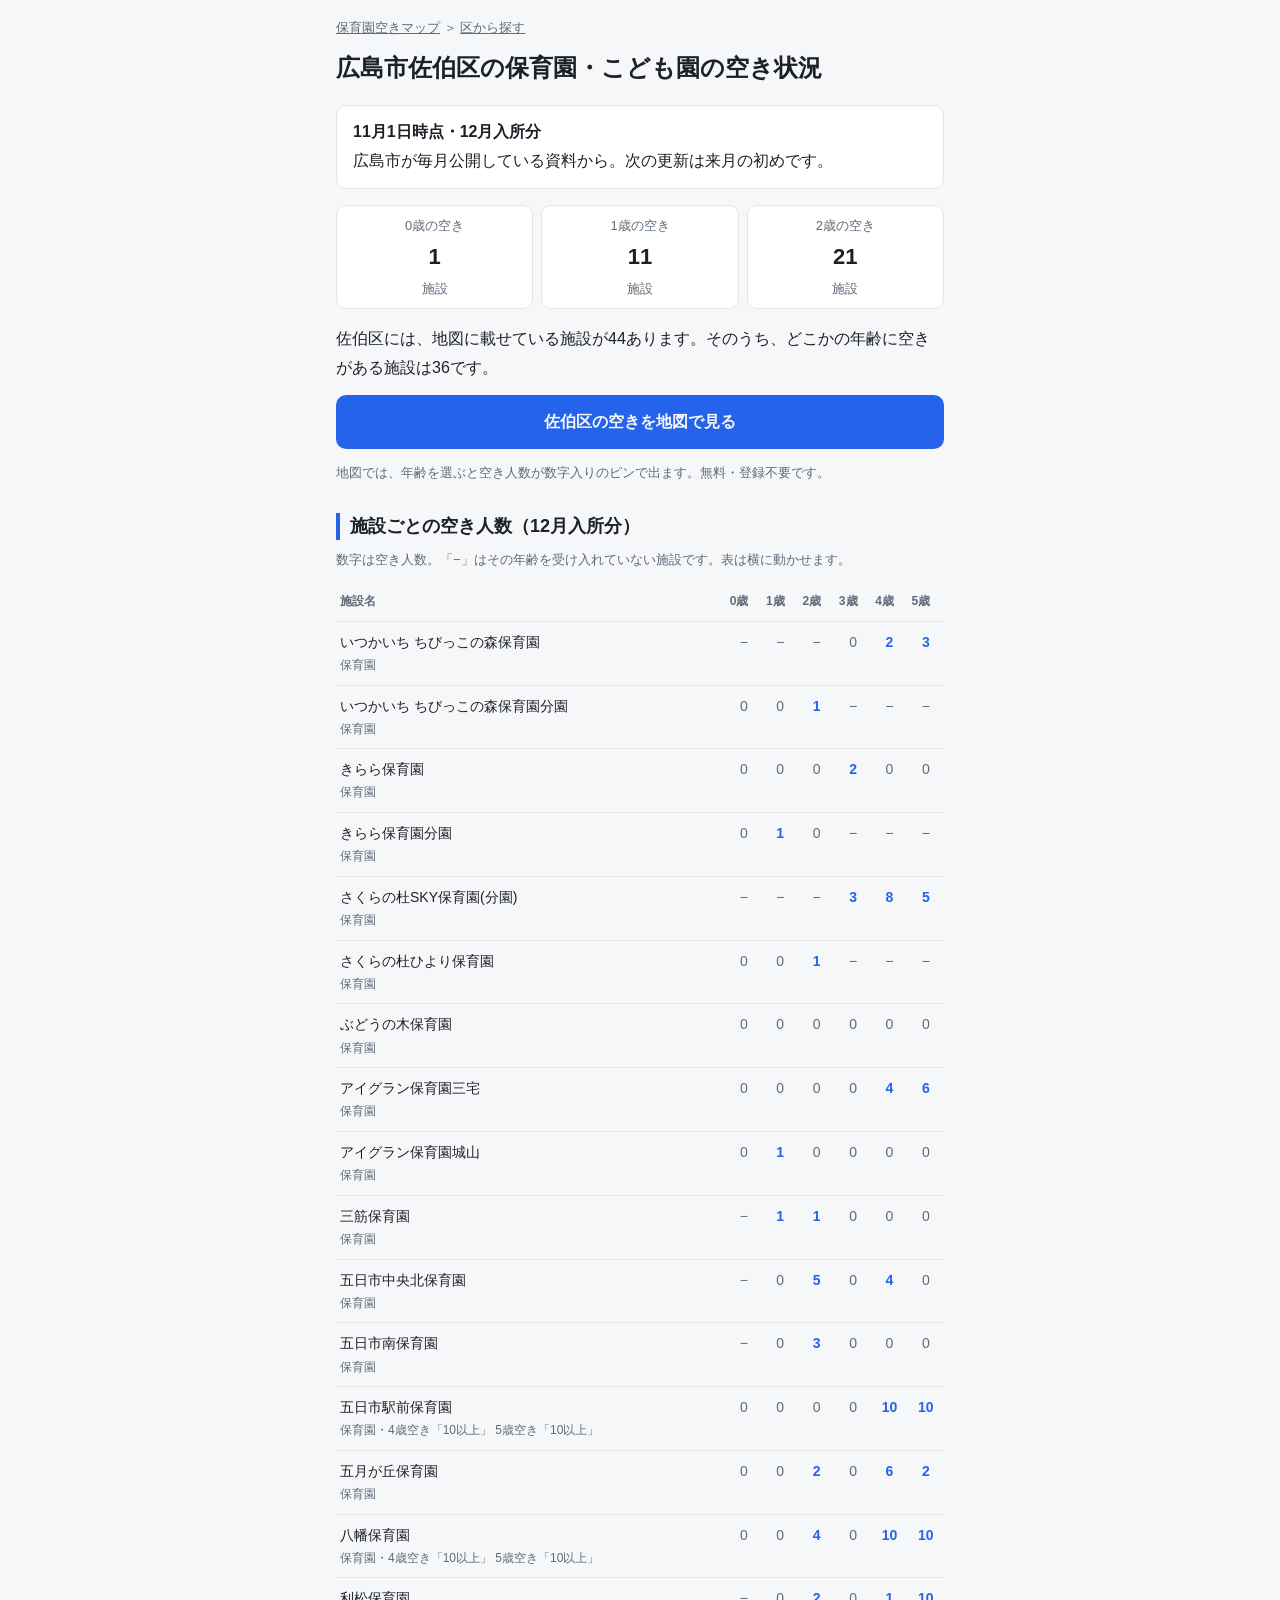
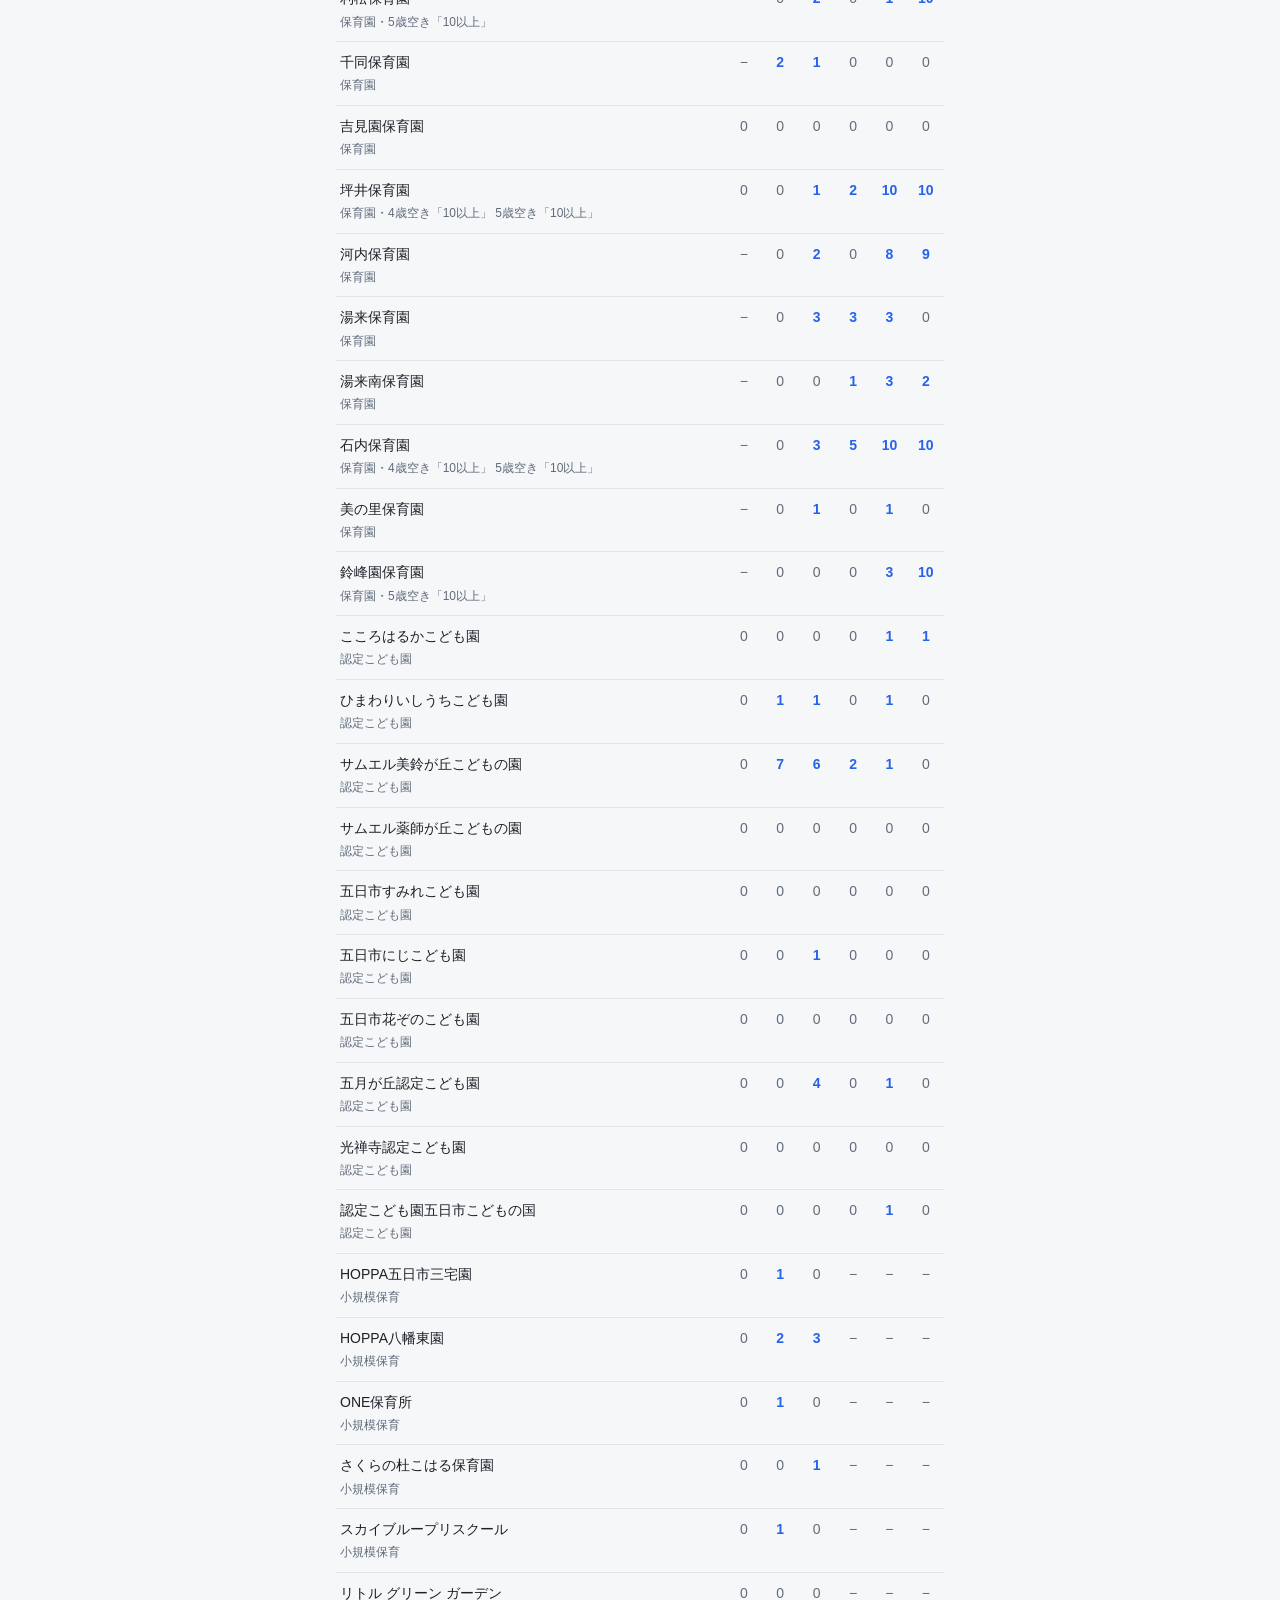
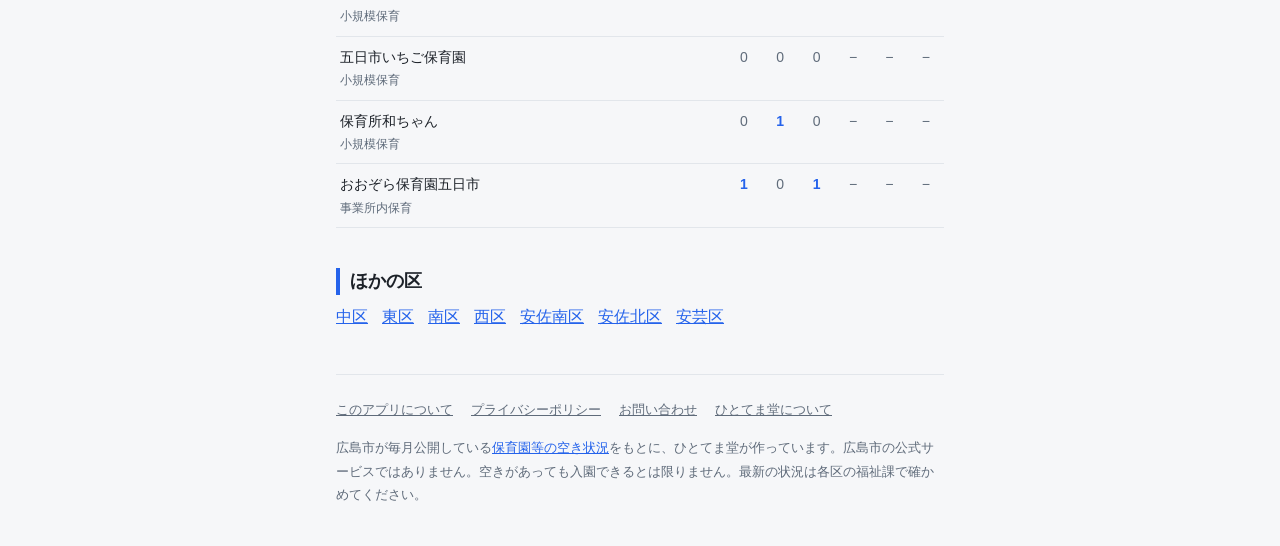
<file: web/ku/saeki.html>
<!doctype html>
<html lang="ja">
<head>
<meta charset="utf-8">
<meta name="viewport" content="width=device-width, initial-scale=1, viewport-fit=cover">
<title>佐伯区の保育園 空き状況（12月入所分）｜広島市 保育園空きマップ</title>
<meta name="description" content="広島市佐伯区の保育園・認定こども園など44施設の空き状況（11月1日時点・12月入所分）。0歳の空きがある施設は1、1歳は11、2歳は21。年齢ごとの空き人数を一覧と地図で見られます（非公式・毎月更新）。">
<link rel="canonical" href="https://hitotema-do.github.io/hoikuen-map/ku/saeki.html">
<meta property="og:type" content="article">
<meta property="og:locale" content="ja_JP">
<meta property="og:site_name" content="広島市 保育園空きマップ">
<meta property="og:title" content="佐伯区の保育園 空き状況（12月入所分）｜広島市 保育園空きマップ">
<meta property="og:description" content="広島市佐伯区の保育園・認定こども園など44施設の空き状況（11月1日時点・12月入所分）。0歳の空きがある施設は1、1歳は11、2歳は21。年齢ごとの空き人数を一覧と地図で見られます（非公式・毎月更新）。">
<meta property="og:url" content="https://hitotema-do.github.io/hoikuen-map/ku/saeki.html">
<meta property="og:image" content="https://hitotema-do.github.io/hoikuen-map/og.png">
<meta name="twitter:card" content="summary_large_image">
<link rel="icon" href="../icon.svg" type="image/svg+xml">
<link rel="stylesheet" href="../pages.css">
<style>
.crumb { font-size: 13px; color: var(--sub); }
.crumb a { color: var(--sub); }
.asof { background: var(--card); border: 1px solid var(--line); border-radius: 10px; padding: 12px 16px; margin: 0 0 16px; }
.sum { display: grid; grid-template-columns: repeat(3, 1fr); gap: 8px; margin: 0 0 16px; }
.sum div { background: var(--card); border: 1px solid var(--line); border-radius: 10px; padding: 8px; text-align: center; font-size: 13px; color: var(--sub); }
.sum b { display: block; font-size: 22px; color: var(--ink); }
.small { font-size: 13px; color: var(--sub); }
.tbl { overflow-x: auto; }
.tbl table { font-size: 14px; min-width: 520px; }
.tbl th, .tbl td { padding: 8px 4px; }
.tbl th { width: auto; font-size: 12px; color: var(--sub); }
.tbl td.ok, .tbl td.zero, .tbl td.na { text-align: center; width: 2.6em; }
.tbl td.ok { font-weight: 700; color: var(--accent); }
.tbl td.zero, .tbl td.na { color: var(--sub); }
.tbl .t { display: block; font-size: 12px; color: var(--sub); }
.links { display: flex; flex-wrap: wrap; gap: 6px 14px; list-style: none; padding: 0; }
</style>
<script>
(function () {
  try {
    if (localStorage.getItem("hitotema.count.off")) return;
    var APP = "hoikuen", KEY = "hitotema.page." + APP;
    var page = decodeURIComponent(location.pathname.split("/").pop().replace(/\.html$/, "")) || "index";
    var day = new Date(Date.now() + 9 * 3600e3).toISOString().slice(0, 10);
    var s = JSON.parse(localStorage.getItem(KEY) || "null");
    if (!s || s.d !== day) s = { d: day, p: [] };
    if (s.p.indexOf(page) >= 0) return;
    s.p.push(page);
    localStorage.setItem(KEY, JSON.stringify(s));
    var ref = ""; try { ref = new URL(document.referrer).hostname; if (ref === location.hostname) ref = "self"; } catch (e) {}
    navigator.sendBeacon("https://hitotema-count.hitotema-do.workers.dev/page",
      new Blob([JSON.stringify({ a: APP, p: page, r: ref })], { type: "text/plain" }));
  } catch (e) {}
})();
</script>
</head>
<body>
<div class="wrap">
  <p class="crumb"><a href="../">保育園空きマップ</a> ＞ <a href="./">区から探す</a></p>
  <h1>広島市佐伯区の保育園・こども園の空き状況</h1>
  <p class="asof"><strong>11月1日時点・12月入所分</strong><br>広島市が毎月公開している資料から。次の更新は来月の初めです。</p>
  <div class="sum">
    <div>0歳の空き<b>1</b>施設</div>
    <div>1歳の空き<b>11</b>施設</div>
    <div>2歳の空き<b>21</b>施設</div>
  </div>
  <p>佐伯区には、地図に載せている施設が44あります。そのうち、どこかの年齢に空きがある施設は36です。</p>
  <p><a class="btn" href="../?from=ku&amp;ward=%E4%BD%90%E4%BC%AF%E5%8C%BA">佐伯区の空きを地図で見る</a></p>
  <p class="small">地図では、年齢を選ぶと空き人数が数字入りのピンで出ます。無料・登録不要です。</p>
  <h2>施設ごとの空き人数（12月入所分）</h2>
  <p class="small">数字は空き人数。「−」はその年齢を受け入れていない施設です。表は横に動かせます。</p>
  <div class="tbl"><table>
    <thead><tr><th>施設名</th><th>0歳</th><th>1歳</th><th>2歳</th><th>3歳</th><th>4歳</th><th>5歳</th></tr></thead>
    <tbody><tr><td>いつかいち ちびっこの森保育園<span class="t">保育園</span></td><td class="na">−</td><td class="na">−</td><td class="na">−</td><td class="zero">0</td><td class="ok">2</td><td class="ok">3</td></tr><tr><td>いつかいち ちびっこの森保育園分園<span class="t">保育園</span></td><td class="zero">0</td><td class="zero">0</td><td class="ok">1</td><td class="na">−</td><td class="na">−</td><td class="na">−</td></tr><tr><td>きらら保育園<span class="t">保育園</span></td><td class="zero">0</td><td class="zero">0</td><td class="zero">0</td><td class="ok">2</td><td class="zero">0</td><td class="zero">0</td></tr><tr><td>きらら保育園分園<span class="t">保育園</span></td><td class="zero">0</td><td class="ok">1</td><td class="zero">0</td><td class="na">−</td><td class="na">−</td><td class="na">−</td></tr><tr><td>さくらの杜SKY保育園(分園)<span class="t">保育園</span></td><td class="na">−</td><td class="na">−</td><td class="na">−</td><td class="ok">3</td><td class="ok">8</td><td class="ok">5</td></tr><tr><td>さくらの杜ひより保育園<span class="t">保育園</span></td><td class="zero">0</td><td class="zero">0</td><td class="ok">1</td><td class="na">−</td><td class="na">−</td><td class="na">−</td></tr><tr><td>ぶどうの木保育園<span class="t">保育園</span></td><td class="zero">0</td><td class="zero">0</td><td class="zero">0</td><td class="zero">0</td><td class="zero">0</td><td class="zero">0</td></tr><tr><td>アイグラン保育園三宅<span class="t">保育園</span></td><td class="zero">0</td><td class="zero">0</td><td class="zero">0</td><td class="zero">0</td><td class="ok">4</td><td class="ok">6</td></tr><tr><td>アイグラン保育園城山<span class="t">保育園</span></td><td class="zero">0</td><td class="ok">1</td><td class="zero">0</td><td class="zero">0</td><td class="zero">0</td><td class="zero">0</td></tr><tr><td>三筋保育園<span class="t">保育園</span></td><td class="na">−</td><td class="ok">1</td><td class="ok">1</td><td class="zero">0</td><td class="zero">0</td><td class="zero">0</td></tr><tr><td>五日市中央北保育園<span class="t">保育園</span></td><td class="na">−</td><td class="zero">0</td><td class="ok">5</td><td class="zero">0</td><td class="ok">4</td><td class="zero">0</td></tr><tr><td>五日市南保育園<span class="t">保育園</span></td><td class="na">−</td><td class="zero">0</td><td class="ok">3</td><td class="zero">0</td><td class="zero">0</td><td class="zero">0</td></tr><tr><td>五日市駅前保育園<span class="t">保育園・4歳空き「10以上」 5歳空き「10以上」</span></td><td class="zero">0</td><td class="zero">0</td><td class="zero">0</td><td class="zero">0</td><td class="ok">10</td><td class="ok">10</td></tr><tr><td>五月が丘保育園<span class="t">保育園</span></td><td class="zero">0</td><td class="zero">0</td><td class="ok">2</td><td class="zero">0</td><td class="ok">6</td><td class="ok">2</td></tr><tr><td>八幡保育園<span class="t">保育園・4歳空き「10以上」 5歳空き「10以上」</span></td><td class="zero">0</td><td class="zero">0</td><td class="ok">4</td><td class="zero">0</td><td class="ok">10</td><td class="ok">10</td></tr><tr><td>利松保育園<span class="t">保育園・5歳空き「10以上」</span></td><td class="na">−</td><td class="zero">0</td><td class="ok">2</td><td class="zero">0</td><td class="ok">1</td><td class="ok">10</td></tr><tr><td>千同保育園<span class="t">保育園</span></td><td class="na">−</td><td class="ok">2</td><td class="ok">1</td><td class="zero">0</td><td class="zero">0</td><td class="zero">0</td></tr><tr><td>吉見園保育園<span class="t">保育園</span></td><td class="zero">0</td><td class="zero">0</td><td class="zero">0</td><td class="zero">0</td><td class="zero">0</td><td class="zero">0</td></tr><tr><td>坪井保育園<span class="t">保育園・4歳空き「10以上」 5歳空き「10以上」</span></td><td class="zero">0</td><td class="zero">0</td><td class="ok">1</td><td class="ok">2</td><td class="ok">10</td><td class="ok">10</td></tr><tr><td>河内保育園<span class="t">保育園</span></td><td class="na">−</td><td class="zero">0</td><td class="ok">2</td><td class="zero">0</td><td class="ok">8</td><td class="ok">9</td></tr><tr><td>湯来保育園<span class="t">保育園</span></td><td class="na">−</td><td class="zero">0</td><td class="ok">3</td><td class="ok">3</td><td class="ok">3</td><td class="zero">0</td></tr><tr><td>湯来南保育園<span class="t">保育園</span></td><td class="na">−</td><td class="zero">0</td><td class="zero">0</td><td class="ok">1</td><td class="ok">3</td><td class="ok">2</td></tr><tr><td>石内保育園<span class="t">保育園・4歳空き「10以上」 5歳空き「10以上」</span></td><td class="na">−</td><td class="zero">0</td><td class="ok">3</td><td class="ok">5</td><td class="ok">10</td><td class="ok">10</td></tr><tr><td>美の里保育園<span class="t">保育園</span></td><td class="na">−</td><td class="zero">0</td><td class="ok">1</td><td class="zero">0</td><td class="ok">1</td><td class="zero">0</td></tr><tr><td>鈴峰園保育園<span class="t">保育園・5歳空き「10以上」</span></td><td class="na">−</td><td class="zero">0</td><td class="zero">0</td><td class="zero">0</td><td class="ok">3</td><td class="ok">10</td></tr><tr><td>こころはるかこども園<span class="t">認定こども園</span></td><td class="zero">0</td><td class="zero">0</td><td class="zero">0</td><td class="zero">0</td><td class="ok">1</td><td class="ok">1</td></tr><tr><td>ひまわりいしうちこども園<span class="t">認定こども園</span></td><td class="zero">0</td><td class="ok">1</td><td class="ok">1</td><td class="zero">0</td><td class="ok">1</td><td class="zero">0</td></tr><tr><td>サムエル美鈴が丘こどもの園<span class="t">認定こども園</span></td><td class="zero">0</td><td class="ok">7</td><td class="ok">6</td><td class="ok">2</td><td class="ok">1</td><td class="zero">0</td></tr><tr><td>サムエル薬師が丘こどもの園<span class="t">認定こども園</span></td><td class="zero">0</td><td class="zero">0</td><td class="zero">0</td><td class="zero">0</td><td class="zero">0</td><td class="zero">0</td></tr><tr><td>五日市すみれこども園<span class="t">認定こども園</span></td><td class="zero">0</td><td class="zero">0</td><td class="zero">0</td><td class="zero">0</td><td class="zero">0</td><td class="zero">0</td></tr><tr><td>五日市にじこども園<span class="t">認定こども園</span></td><td class="zero">0</td><td class="zero">0</td><td class="ok">1</td><td class="zero">0</td><td class="zero">0</td><td class="zero">0</td></tr><tr><td>五日市花ぞのこども園<span class="t">認定こども園</span></td><td class="zero">0</td><td class="zero">0</td><td class="zero">0</td><td class="zero">0</td><td class="zero">0</td><td class="zero">0</td></tr><tr><td>五月が丘認定こども園<span class="t">認定こども園</span></td><td class="zero">0</td><td class="zero">0</td><td class="ok">4</td><td class="zero">0</td><td class="ok">1</td><td class="zero">0</td></tr><tr><td>光禅寺認定こども園<span class="t">認定こども園</span></td><td class="zero">0</td><td class="zero">0</td><td class="zero">0</td><td class="zero">0</td><td class="zero">0</td><td class="zero">0</td></tr><tr><td>認定こども園五日市こどもの国<span class="t">認定こども園</span></td><td class="zero">0</td><td class="zero">0</td><td class="zero">0</td><td class="zero">0</td><td class="ok">1</td><td class="zero">0</td></tr><tr><td>HOPPA五日市三宅園<span class="t">小規模保育</span></td><td class="zero">0</td><td class="ok">1</td><td class="zero">0</td><td class="na">−</td><td class="na">−</td><td class="na">−</td></tr><tr><td>HOPPA八幡東園<span class="t">小規模保育</span></td><td class="zero">0</td><td class="ok">2</td><td class="ok">3</td><td class="na">−</td><td class="na">−</td><td class="na">−</td></tr><tr><td>ONE保育所<span class="t">小規模保育</span></td><td class="zero">0</td><td class="ok">1</td><td class="zero">0</td><td class="na">−</td><td class="na">−</td><td class="na">−</td></tr><tr><td>さくらの杜こはる保育園<span class="t">小規模保育</span></td><td class="zero">0</td><td class="zero">0</td><td class="ok">1</td><td class="na">−</td><td class="na">−</td><td class="na">−</td></tr><tr><td>スカイブループリスクール<span class="t">小規模保育</span></td><td class="zero">0</td><td class="ok">1</td><td class="zero">0</td><td class="na">−</td><td class="na">−</td><td class="na">−</td></tr><tr><td>リトル グリーン ガーデン<span class="t">小規模保育</span></td><td class="zero">0</td><td class="zero">0</td><td class="zero">0</td><td class="na">−</td><td class="na">−</td><td class="na">−</td></tr><tr><td>五日市いちご保育園<span class="t">小規模保育</span></td><td class="zero">0</td><td class="zero">0</td><td class="zero">0</td><td class="na">−</td><td class="na">−</td><td class="na">−</td></tr><tr><td>保育所和ちゃん<span class="t">小規模保育</span></td><td class="zero">0</td><td class="ok">1</td><td class="zero">0</td><td class="na">−</td><td class="na">−</td><td class="na">−</td></tr><tr><td>おおぞら保育園五日市<span class="t">事業所内保育</span></td><td class="ok">1</td><td class="zero">0</td><td class="ok">1</td><td class="na">−</td><td class="na">−</td><td class="na">−</td></tr></tbody>
  </table></div>
  <h2>ほかの区</h2>
  <ul class="links"><li><a href="naka.html">中区</a></li><li><a href="higashi.html">東区</a></li><li><a href="minami.html">南区</a></li><li><a href="nishi.html">西区</a></li><li><a href="asaminami.html">安佐南区</a></li><li><a href="asakita.html">安佐北区</a></li><li><a href="aki.html">安芸区</a></li></ul>
  <div class="foot">
    <nav aria-label="運営情報">
      <a href="../about.html">このアプリについて</a>
      <a href="../privacy.html">プライバシーポリシー</a>
      <a href="../contact.html">お問い合わせ</a>
      <a href="../hitotema.html">ひとてま堂について</a>
    </nav>
    <p>広島市が毎月公開している<a href="https://www.city.hiroshima.lg.jp/living/kosodate/1021251/1025847/1023646.html" rel="noopener">保育園等の空き状況</a>をもとに、ひとてま堂が作っています。広島市の公式サービスではありません。空きがあっても入園できるとは限りません。最新の状況は各区の福祉課で確かめてください。</p>
  </div>
</div>
</body>
</html>
</file>
<file: web/pages.css>
/* 運営情報のページ（このアプリについて／プライバシーポリシー／お問い合わせ／ひとてま堂について）で共通の見た目 */
:root {
  --bg: #F6F7F9; --card: #FFFFFF; --ink: #1C2128; --sub: #5F6B7A; --line: #E2E6EB; --accent: #2563EB;
  color-scheme: light;
}
@media (prefers-color-scheme: dark) {
  :root {
    --bg: #14171C; --card: #1E232A; --ink: #E8ECF0; --sub: #9AA5B1; --line: #2E353E; --accent: #7DB0FA;
    color-scheme: dark;
  }
}
* { box-sizing: border-box; }
html, body { margin: 0; }
body {
  background: var(--bg);
  color: var(--ink);
  font-family: "BIZ UDPGothic", "Hiragino Sans", "Yu Gothic UI", "Meiryo", sans-serif;
  font-size: 16px;
  line-height: 1.8;
  overflow-wrap: anywhere;
}
.wrap { max-width: 640px; margin: 0 auto; padding: 16px 16px 40px; }
.back { display: inline-block; padding: 8px 0; color: var(--accent); }
h1 { font-size: 24px; line-height: 1.4; margin: 12px 0 20px; }
h2 { font-size: 18px; line-height: 1.5; margin: 28px 0 8px; padding-left: 10px; border-left: 4px solid var(--accent); }
p { margin: 0 0 12px; }
ul { margin: 0 0 12px; padding-left: 1.4em; }
li { margin-bottom: 6px; }
a { color: var(--accent); }
.notice { background: var(--card); border: 1px solid var(--line); border-radius: 10px; padding: 14px 16px; }
.btn { display: block; text-align: center; background: var(--accent); color: var(--bg); font-weight: 700; text-decoration: none; padding: 13px 16px; border-radius: 10px; }
table { width: 100%; border-collapse: collapse; margin-bottom: 12px; }
th, td { text-align: left; vertical-align: top; padding: 10px 8px 10px 0; border-bottom: 1px solid var(--line); }
th { width: 6em; }
.foot { margin-top: 36px; padding-top: 16px; border-top: 1px solid var(--line); font-size: 13px; color: var(--sub); }
.foot nav { display: flex; flex-wrap: wrap; gap: 0 18px; margin-bottom: 8px; }
.foot nav a { color: var(--sub); padding: 7px 0; }
.foot p { margin: 0; }

/* ひとてま堂について：店の見た目 */
body.shop {
  --bg: #F7F1E5; --card: #FFFBF3; --ink: #2B2420; --sub: #6E5F52; --line: #E2D8C6; --accent: #2B2420;
  color-scheme: light;
  font-family: "Zen Kaku Gothic New", "Hiragino Sans", "Yu Gothic UI", "Meiryo", sans-serif;
}
.shop .hero { text-align: center; padding: 20px 0 8px; }
.shop .name { font-family: "Yuji Syuku", serif; font-size: 44px; line-height: 1.3; font-weight: 400; margin: 0; }
.shop .title { color: var(--sub); margin: 4px 0 14px; }
.shop .copy { display: inline-block; background: #D2412F; color: #FFFFFF; font-size: 15px; font-weight: 700; padding: 6px 10px; border-radius: 4px; line-height: 1.6; text-wrap: balance; }
.shop h2 { border-left-color: #D2412F; }
.staff { background: var(--card); border: 1px solid var(--line); border-radius: 10px; padding: 14px 16px; margin-bottom: 12px; }
.staff h3 { font-size: 18px; line-height: 1.5; margin: 0 0 4px; }
.staff h3 small { font-size: 13px; font-weight: 400; color: var(--sub); margin-left: 6px; }
.staff p { margin: 0; }
.staff.has-img { display: flow-root; }
.staff.has-img img { float: left; width: 96px; height: 96px; margin: 0 14px 2px 0; }
</file>
